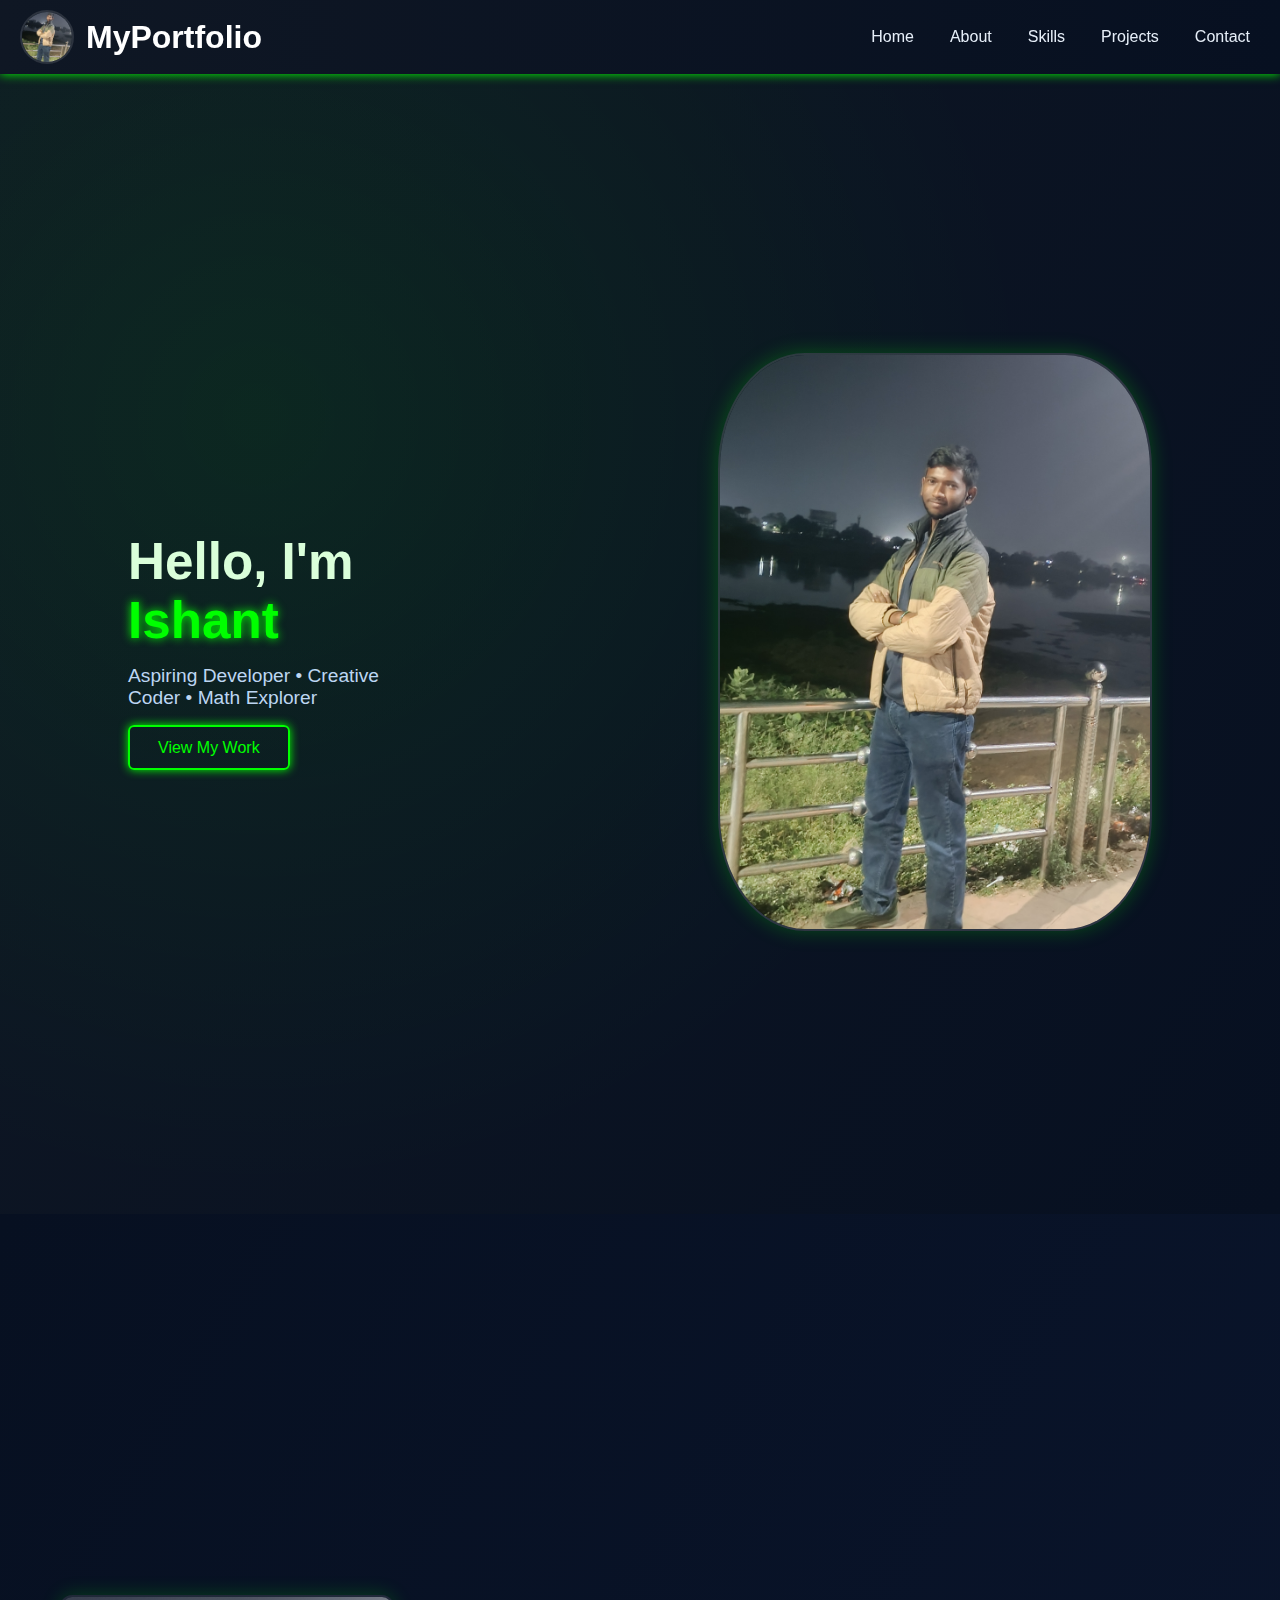
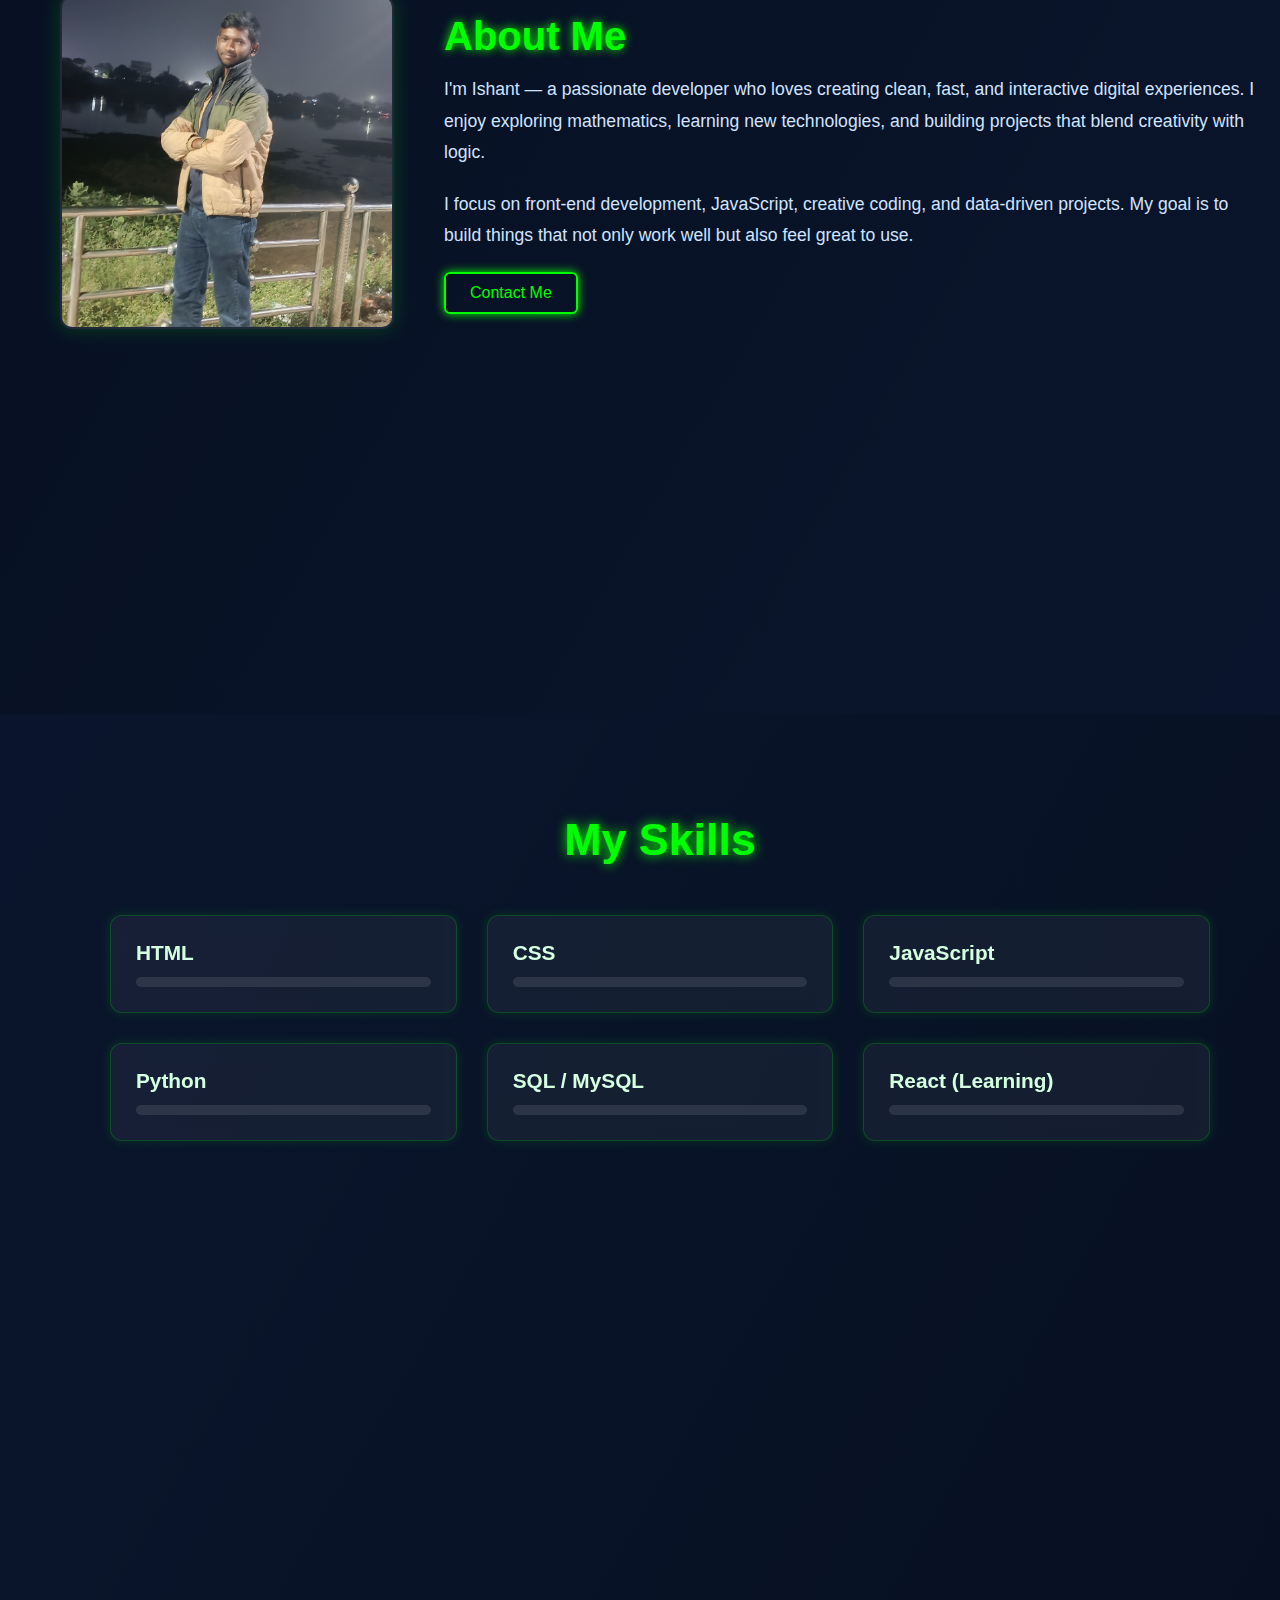
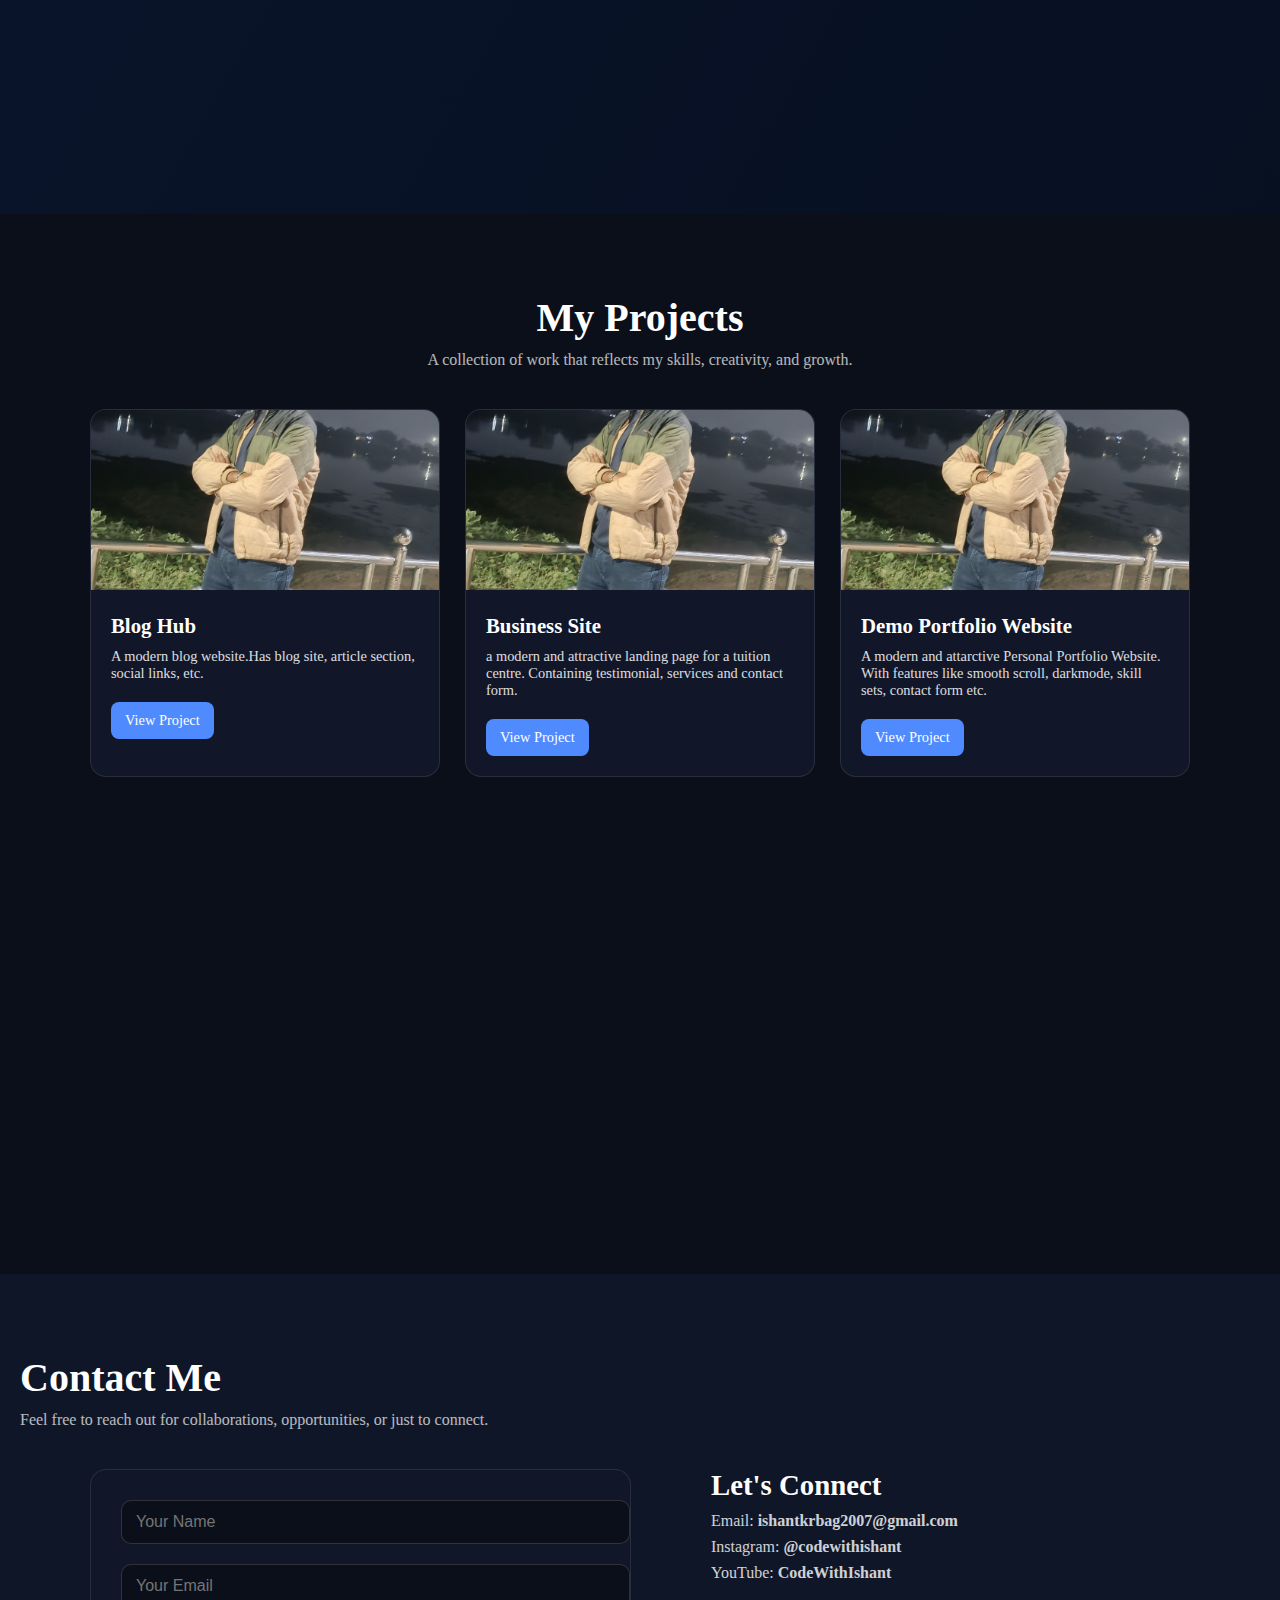
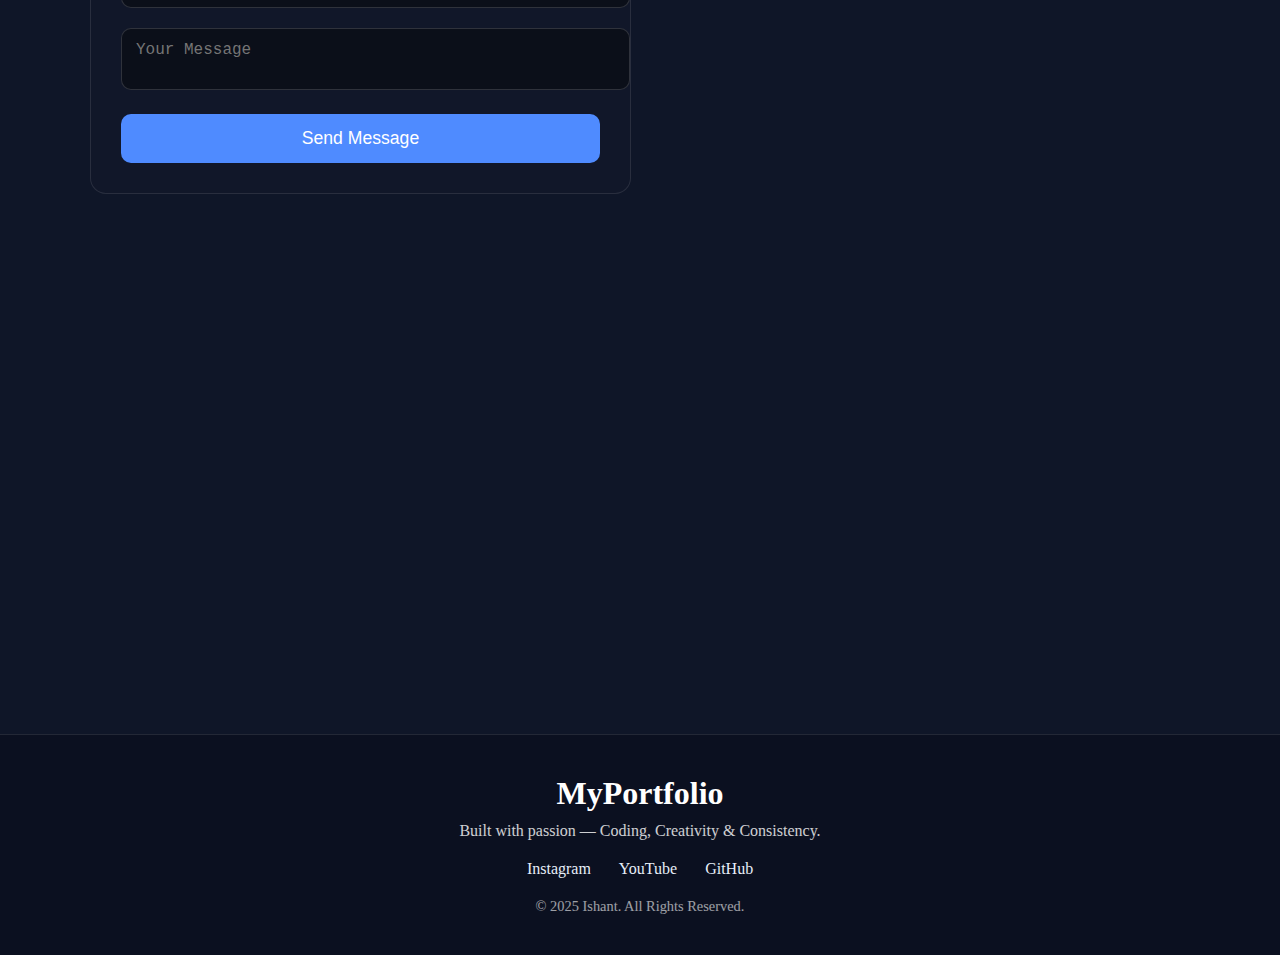
<file: index.html>
<!DOCTYPE html>
<html lang="en">

<head>
    <meta charset="UTF-8">
    <meta name="viewport" content="width=device-width, initial-scale=1.0">
    <title>Ishant Kr Bag — Portfolio</title>
    <meta name="description"
        content="Ishant Kr Bag — front-end developer portfolio. Projects, skills and contact information.">
    <link rel="icon" href="favicon.ico">
    <link rel="stylesheet" href="styles.css">
</head>

<body>
    <nav>
        <div class="leftsection">
            <img src="mypicframed.jpg" alt="Portrait of Ishant Kr Bag" class="mypicframed" loading="lazy" width="50"
                height="50">
            <h2>MyPortfolio</h2>
        </div>

        <!-- hamburger for small screens -->
        <button class="hamburger" aria-label="Toggle navigation" aria-expanded="false" aria-controls="main-nav">
            <span class="bar"></span>
            <span class="bar"></span>
            <span class="bar"></span>
        </button>

        <div class="rightsection" id="main-nav">
            <a href="#home">Home</a>
            <a href="#about">About</a>
            <a href="#skills">Skills</a>
            <a href="#projects">Projects</a>
            <a href="#contact">Contact</a>
        </div>
    </nav>

    <section id="home" class="hero">
        <div class="hero-content">
            <h1>Hello, I'm <span>Ishant</span></h1>
            <p>Aspiring Developer • Creative Coder • Math Explorer</p>
            <a href="#projects" class="hero-btn">View My Work</a>
        </div>

        <div class="hero-image">
            <img src="mypic.jpg" alt="Portrait of Ishant Kr Bag" loading="lazy" width="430" height="330">
        </div>
    </section>
    <section id="about" class="about">
        <div class="about-container">
            <div class="about-left">
                <img src="mypic.jpg" alt="Portrait of Ishant Kr Bag" loading="lazy" width="330" height="330">
            </div>

            <div class="about-right">
                <h2>About Me</h2>
                <p>
                    I'm Ishant — a passionate developer who loves creating clean, fast,
                    and interactive digital experiences. I enjoy exploring mathematics,
                    learning new technologies, and building projects that blend creativity
                    with logic.
                </p>

                <p>
                    I focus on front-end development, JavaScript, creative coding,
                    and data-driven projects. My goal is to build things that not only
                    work well but also feel great to use.
                </p>

                <a href="#contact" class="about-btn">Contact Me</a>
            </div>
        </div>
    </section>
    <section id="skills" class="skills">
        <h2 class="skills-title">My Skills</h2>

        <div class="skills-container">

            <div class="skill-card">
                <h3>HTML</h3>
                <div class="bar"><span></span></div>
            </div>

            <div class="skill-card">
                <h3>CSS</h3>
                <div class="bar"><span></span></div>
            </div>

            <div class="skill-card">
                <h3>JavaScript</h3>
                <div class="bar"><span></span></div>
            </div>

            <div class="skill-card">
                <h3>Python</h3>
                <div class="bar"><span></span></div>
            </div>

            <div class="skill-card">
                <h3>SQL / MySQL</h3>
                <div class="bar"><span></span></div>
            </div>

            <div class="skill-card">
                <h3>React (Learning)</h3>
                <div class="bar"><span></span></div>
            </div>

        </div>
    </section>
    <section class="projects" id="projects">
        <h2 class="section-title">My Projects</h2>
        <p class="section-subtitle">A collection of work that reflects my skills, creativity, and growth.</p>

        <div class="projects-container">

            <div class="project-card">
                <img src="mypicframed.jpg" alt="Project 1 screenshot (placeholder)" loading="lazy">
                <div class="project-content">
                    <h3>Blog Hub</h3>
                    <p>A modern blog website.Has blog site, article section, social links, etc.</p>
                    <a href="blogHub/index.html" class="project-btn" target="_blank">View Project</a>
                </div>
            </div>

            <div class="project-card">
                <img src="mypicframed.jpg" alt="Project 2 screenshot (placeholder)" loading="lazy">
                <div class="project-content">
                    <h3>Business Site</h3>
                    <p>a modern and attractive landing page for a tuition centre. Containing testimonial, services and
                        contact form.</p>
                    <a href="businessSite/index.html" class="project-btn" target="_blank">View Project</a>
                </div>
            </div>

            <div class="project-card">
                <img src="mypicframed.jpg" alt="Project 3 screenshot (placeholder)" loading="lazy">
                <div class="project-content">
                    <h3>Demo Portfolio Website</h3>
                    <p>A modern and attarctive Personal Portfolio Website. With features like smooth scroll, darkmode,
                        skill sets, contact form etc. </p>
                    <a href="blogHub/portfolioDemo/index.html" class="project-btn" target="_blank">View Project</a>
                </div>
            </div>

        </div>
    </section>
    <section class="contact" id="contact">
        <h2 class="section-title">Contact Me</h2>
        <p class="section-subtitle">Feel free to reach out for collaborations, opportunities, or just to connect.</p>

        <div class="contact-container">

            <form class="contact-form" action="https://api.web3forms.com/submit" method="POST">

                <!-- REQUIRED: Replace with your Access Key -->
                <input type="hidden" name="access_key" value="bdeca55b-7589-4c79-ac2c-895adf6bee05">

                <div class="input-group">
                    <label for="contact-name" class="sr-only">Your name</label>
                    <input id="contact-name" type="text" name="name" placeholder="Your Name" required>
                </div>

                <div class="input-group">
                    <label for="contact-email" class="sr-only">Your email</label>
                    <input id="contact-email" type="email" name="email" placeholder="Your Email" required>
                </div>

                <div class="input-group">
                    <label for="contact-message" class="sr-only">Your message</label>
                    <textarea id="contact-message" name="message" placeholder="Your Message" required></textarea>
                </div>

                <button type="submit" class="contact-btn">Send Message</button>
            </form>

            <!-- SUCCESS / ERROR MESSAGE HANDLER -->
            <div id="form-status" class="form-status"></div>

            <div class="contact-info">
                <h3>Let's Connect</h3>
                <p>Email: <span>ishantkrbag2007@gmail.com</span></p>
                <p>Instagram: <span>@codewithishant</span></p>
                <p>YouTube: <span>CodeWithIshant</span></p>
            </div>

        </div>
    </section>








    <footer class="footer">
        <div class="footer-container">

            <h2 class="footer-logo">MyPortfolio</h2>

            <p class="footer-tagline">
                Built with passion — Coding, Creativity & Consistency.
            </p>

            <div class="footer-socials">
                <a href="https://instagram.com/codewithishant" target="_blank" rel="noopener noreferrer">Instagram</a>
                <a href="https://youtube.com/@CodeWithIshant" target="_blank" rel="noopener noreferrer">YouTube</a>
                <a href="https://github.com" target="_blank" rel="noopener noreferrer">GitHub</a>
            </div>

            <p class="footer-copy">
                © 2025 Ishant. All Rights Reserved.
            </p>

        </div>
    </footer>

    <script src="script.js"></script>
</body>

</html>
</file>
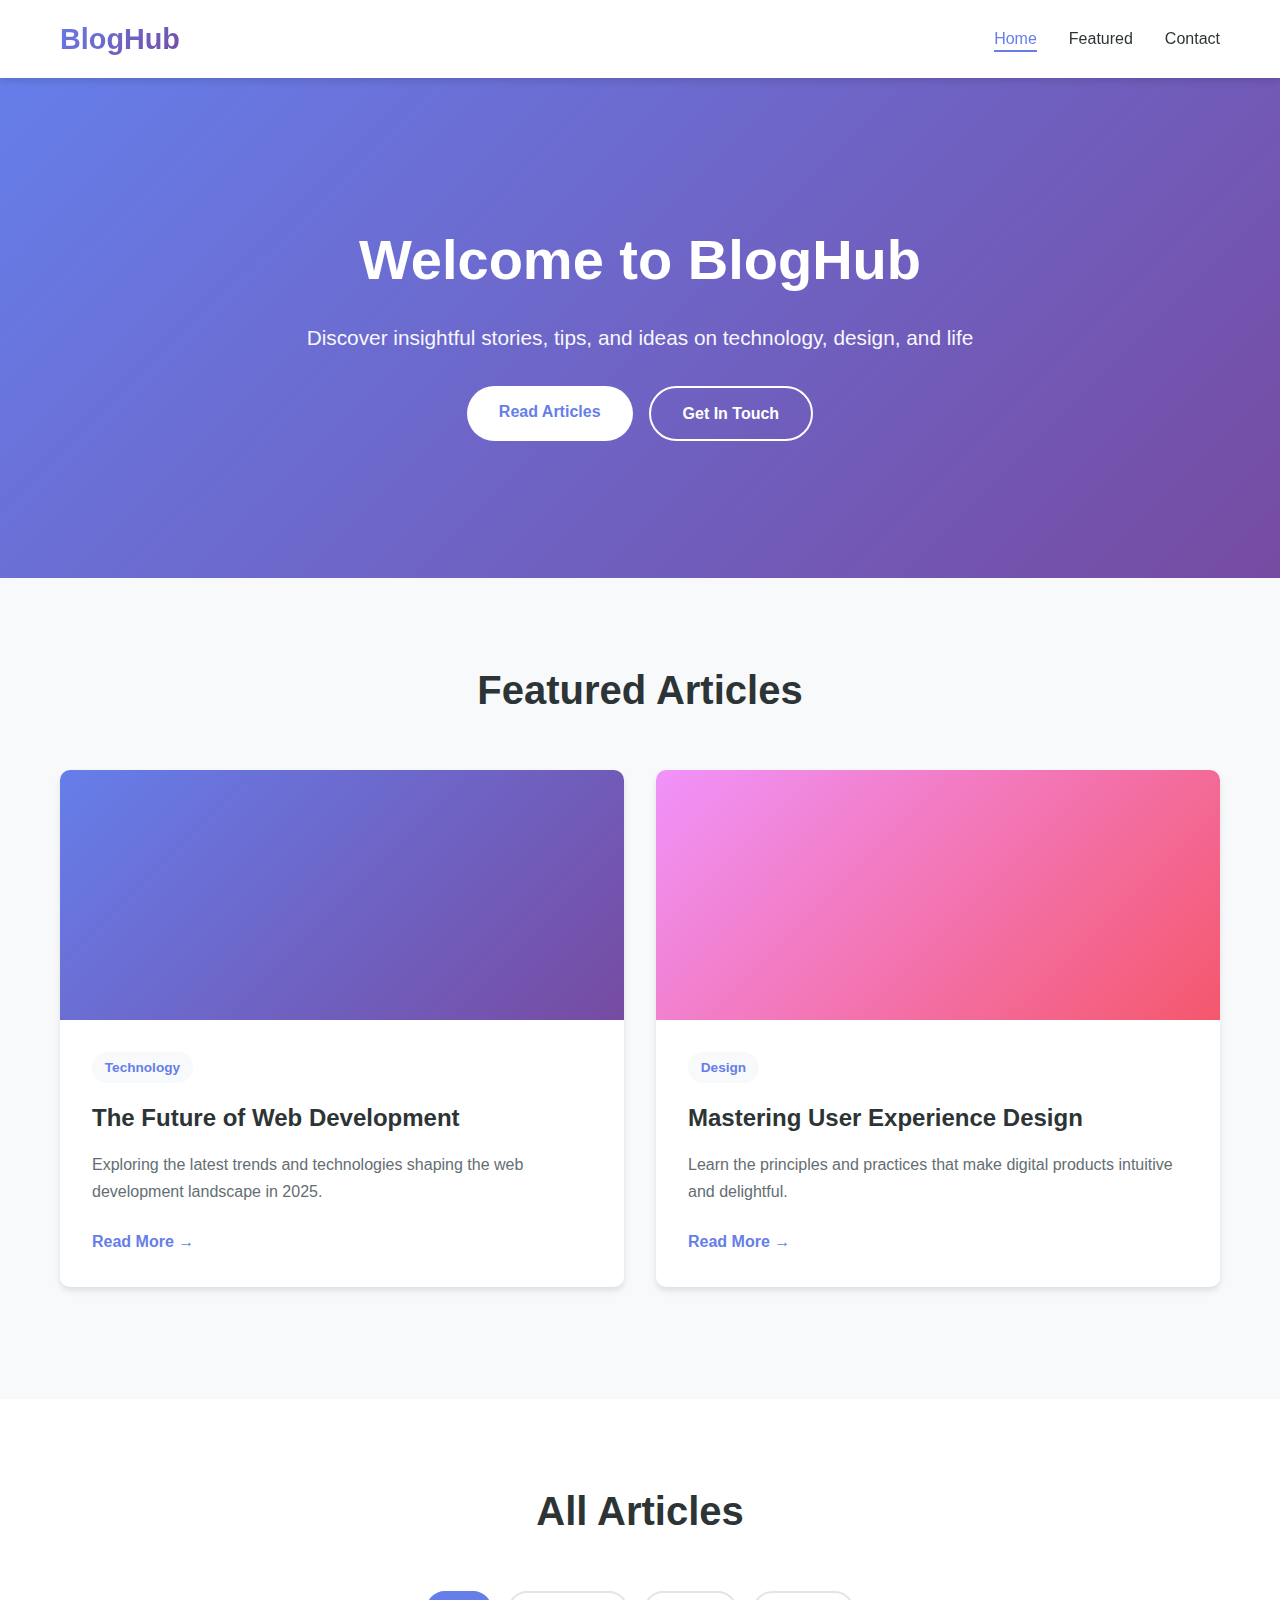
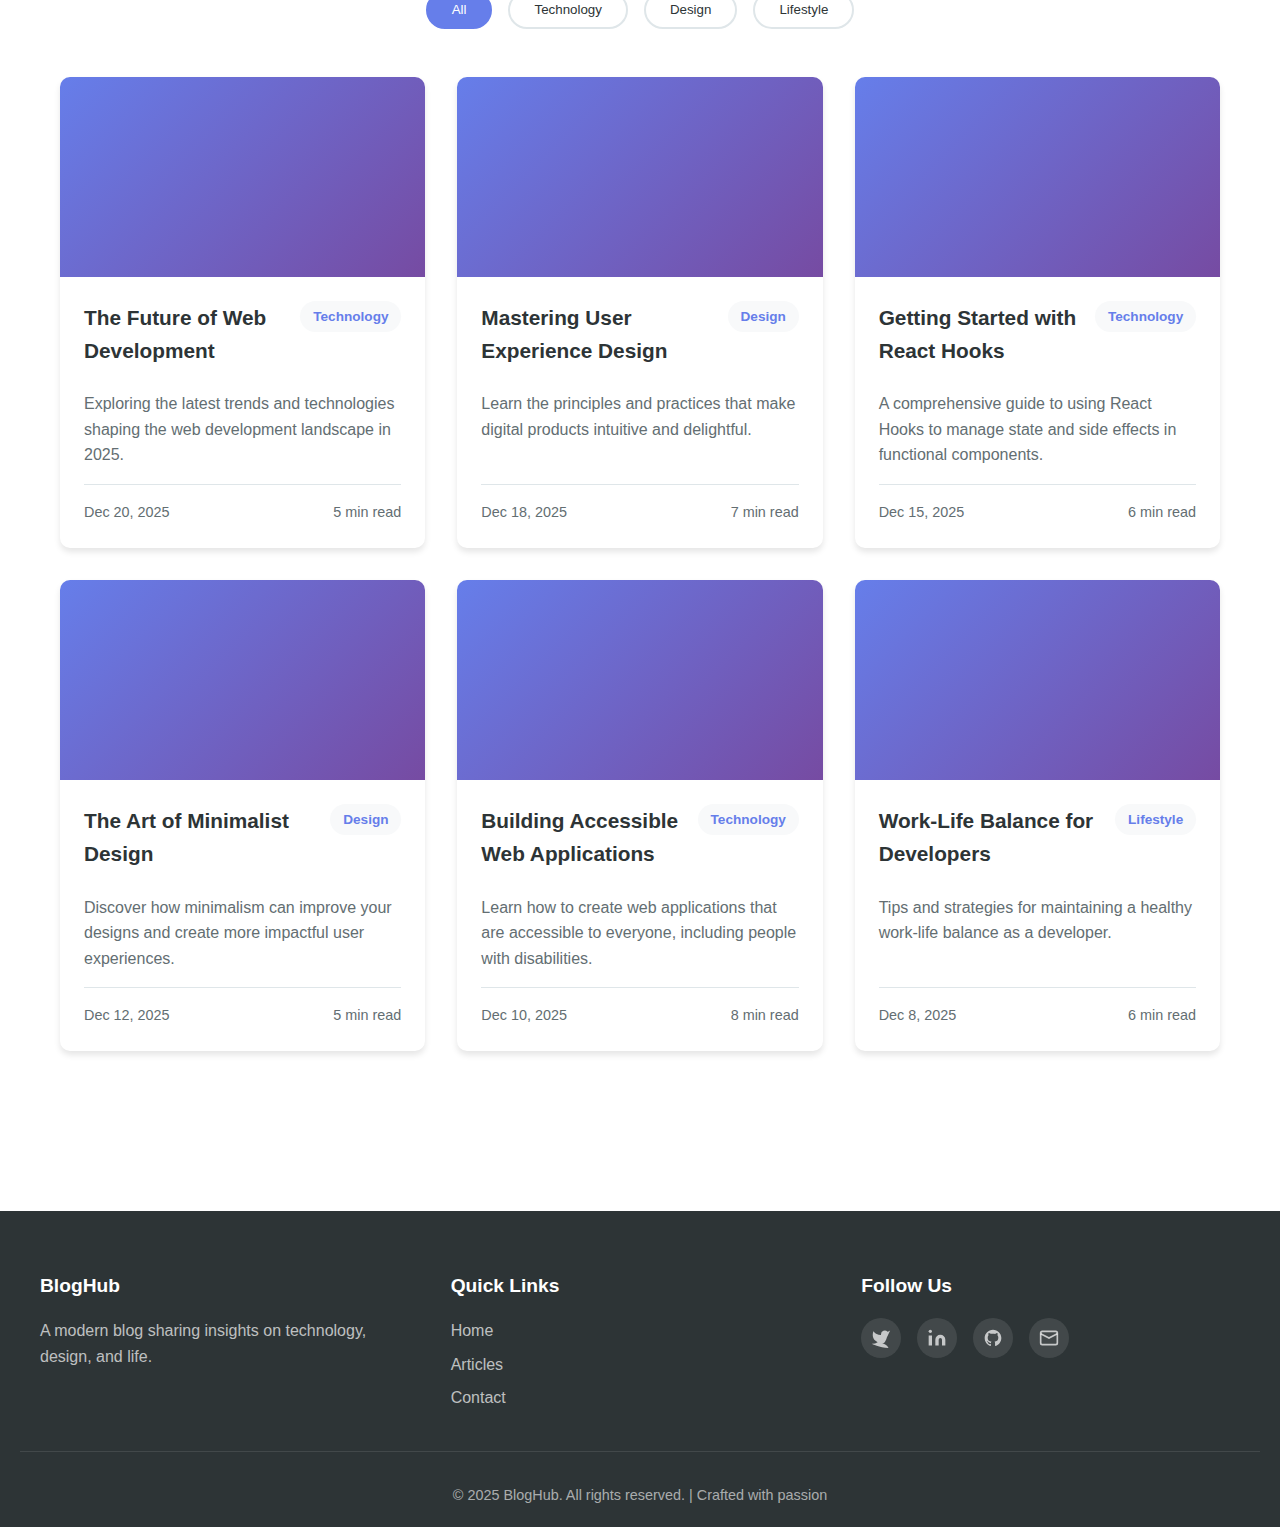
<file: blogHub/index.html>
<!DOCTYPE html>
<html lang="en">

<head>
    <meta charset="UTF-8">
    <meta name="viewport" content="width=device-width, initial-scale=1.0">
    <title>Modern Blog - Insights & Stories</title>
    <link rel="stylesheet" href="styles.css">
</head>

<body>
    <header>
        <nav class="navbar">
            <div class="nav-container">
                <a href="index.html" class="logo">BlogHub</a>
                <ul class="nav-menu">
                    <li><a href="index.html" class="nav-link active">Home</a></li>
                    <li><a href="#featured" class="nav-link">Featured</a></li>
                    <li><a href="contact.html" class="nav-link">Contact</a></li>
                </ul>
                <div class="hamburger">
                    <span></span>
                    <span></span>
                    <span></span>
                </div>
            </div>
        </nav>
    </header>

    <main>
        <!-- Hero Section -->
        <section class="hero">
            <div class="hero-content">
                <h1>Welcome to BlogHub</h1>
                <p>Discover insightful stories, tips, and ideas on technology, design, and life</p>
                <div class="hero-buttons">
                    <a href="#blog-listing" class="btn btn-primary">Read Articles</a>
                    <a href="contact.html" class="btn btn-secondary">Get In Touch</a>
                </div>
            </div>
        </section>

        <!-- Featured Articles -->
        <section id="featured" class="featured-section">
            <div class="container">
                <h2 class="section-title">Featured Articles</h2>
                <div class="featured-grid">
                    <article class="featured-card">
                        <div class="featured-image"></div>
                        <div class="featured-content">
                            <span class="category">Technology</span>
                            <h3>The Future of Web Development</h3>
                            <p>Exploring the latest trends and technologies shaping the web development landscape in
                                2025.</p>
                            <a href="article.html?id=1" class="read-more">Read More →</a>
                        </div>
                    </article>
                    <article class="featured-card">
                        <div class="featured-image"></div>
                        <div class="featured-content">
                            <span class="category">Design</span>
                            <h3>Mastering User Experience Design</h3>
                            <p>Learn the principles and practices that make digital products intuitive and delightful.
                            </p>
                            <a href="article.html?id=2" class="read-more">Read More →</a>
                        </div>
                    </article>
                </div>
            </div>
        </section>

        <!-- Blog Listing -->
        <section id="blog-listing" class="blog-section">
            <div class="container">
                <h2 class="section-title">All Articles</h2>

                <div class="filter-tags">
                    <button class="tag-btn active" data-filter="all">All</button>
                    <button class="tag-btn" data-filter="Technology">Technology</button>
                    <button class="tag-btn" data-filter="Design">Design</button>
                    <button class="tag-btn" data-filter="Lifestyle">Lifestyle</button>
                </div>

                <div class="blog-grid" id="blog-grid">
                    <!-- Articles will be loaded here -->
                </div>
            </div>
        </section>
    </main>

    <footer>
        <div class="footer-content">
            <div class="footer-section">
                <h4>BlogHub</h4>
                <p>A modern blog sharing insights on technology, design, and life.</p>
            </div>
            <div class="footer-section">
                <h4>Quick Links</h4>
                <ul>
                    <li><a href="index.html">Home</a></li>
                    <li><a href="#blog-listing">Articles</a></li>
                    <li><a href="contact.html">Contact</a></li>
                </ul>
            </div>
            <div class="footer-section">
                <h4>Follow Us</h4>
                <div class="social-links">
                    <a href="#" class="social-icon" title="Twitter">
                        <svg width="24" height="24" viewBox="0 0 24 24" fill="currentColor">
                            <path
                                d="M23 3a10.9 10.9 0 01-3.14 1.53 4.48 4.48 0 00-7.86 3v1A10.66 10.66 0 013 4s-4 9 5 13a11.64 11.64 0 01-7 2s9 5 20 5a9.5 9.5 0 00-9-5.5c4.75 2.25 7-7 7-7" />
                        </svg>
                    </a>
                    <a href="#" class="social-icon" title="LinkedIn">
                        <svg width="24" height="24" viewBox="0 0 24 24" fill="currentColor">
                            <path
                                d="M16 8a6 6 0 016 6v7h-4v-7a2 2 0 00-2-2 2 2 0 00-2 2v7h-4v-7a6 6 0 016-6zM2 9h4v12H2z" />
                            <circle cx="4" cy="4" r="2" />
                        </svg>
                    </a>
                    <a href="#" class="social-icon" title="GitHub">
                        <svg width="24" height="24" viewBox="0 0 24 24" fill="currentColor">
                            <path
                                d="M12 2C6.477 2 2 6.477 2 12c0 4.42 2.865 8.17 6.839 9.49.5.092.682-.217.682-.482 0-.237-.008-.868-.013-1.703-2.782.603-3.369-1.34-3.369-1.34-.454-1.156-1.11-1.463-1.11-1.463-.908-.62.069-.608.069-.608 1.003.07 1.531 1.03 1.531 1.03.892 1.529 2.341 1.547 2.914 1.18.092-.916.35-1.546.636-1.903-2.22-.253-4.555-1.11-4.555-4.943 0-1.091.39-1.984 1.029-2.683-.103-.253-.446-1.27.098-2.647 0 0 .84-.269 2.75 1.025A9.578 9.578 0 0112 6.836c.85.004 1.705.114 2.504.336 1.909-1.294 2.747-1.025 2.747-1.025.546 1.377.203 2.394.1 2.647.64.699 1.028 1.592 1.028 2.683 0 3.842-2.339 4.687-4.566 4.935.359.309.678.919.678 1.852 0 1.336-.012 2.415-.012 2.743 0 .267.18.578.688.48C19.137 20.167 22 16.418 22 12c0-5.523-4.477-10-10-10z" />
                        </svg>
                    </a>
                    <a href="#" class="social-icon" title="Email">
                        <svg width="24" height="24" viewBox="0 0 24 24" fill="none" stroke="currentColor"
                            stroke-width="2">
                            <rect x="2" y="4" width="20" height="16" rx="2" />
                            <path d="m22 7-10 5L2 7" />
                        </svg>
                    </a>
                </div>
            </div>
        </div>
        <div class="footer-bottom">
            <p>&copy; 2025 BlogHub. All rights reserved. | Crafted with passion</p>
        </div>
    </footer>

    <script src="script.js"></script>
</body>

</html>
</file>
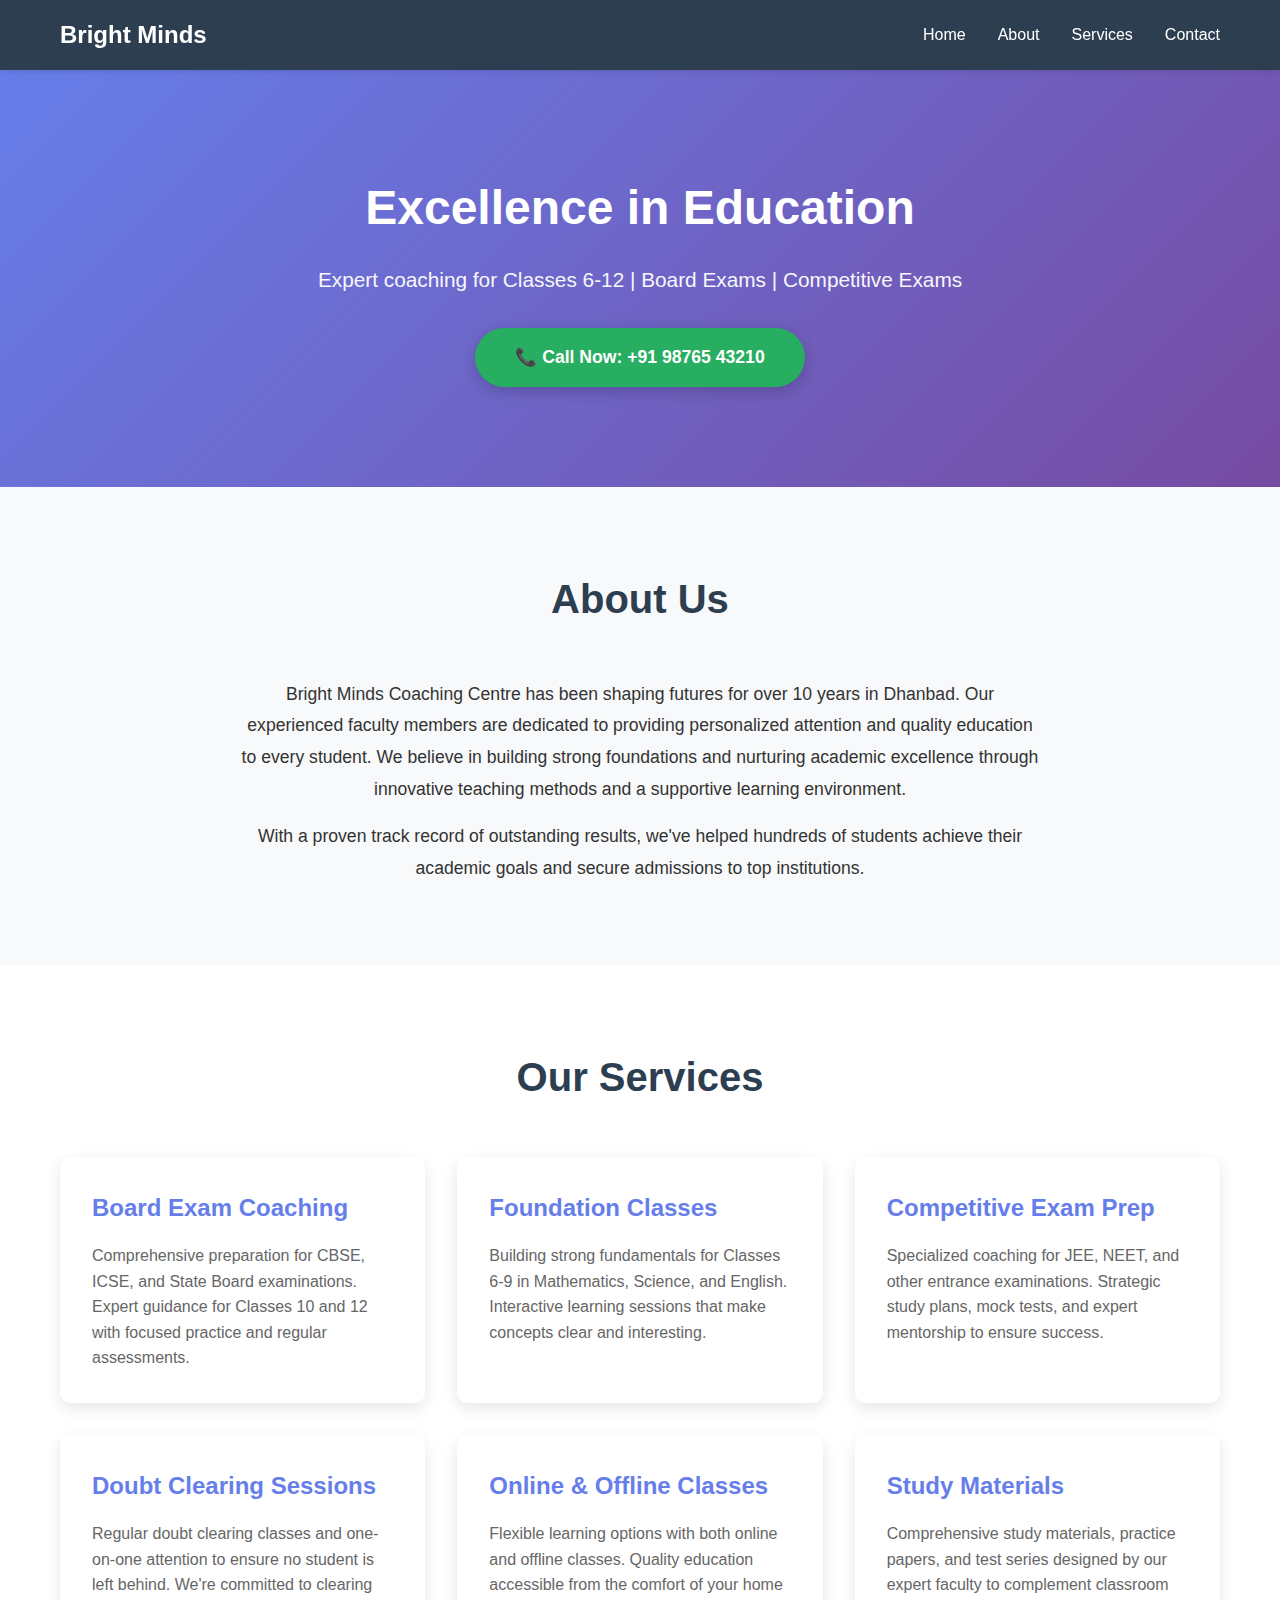
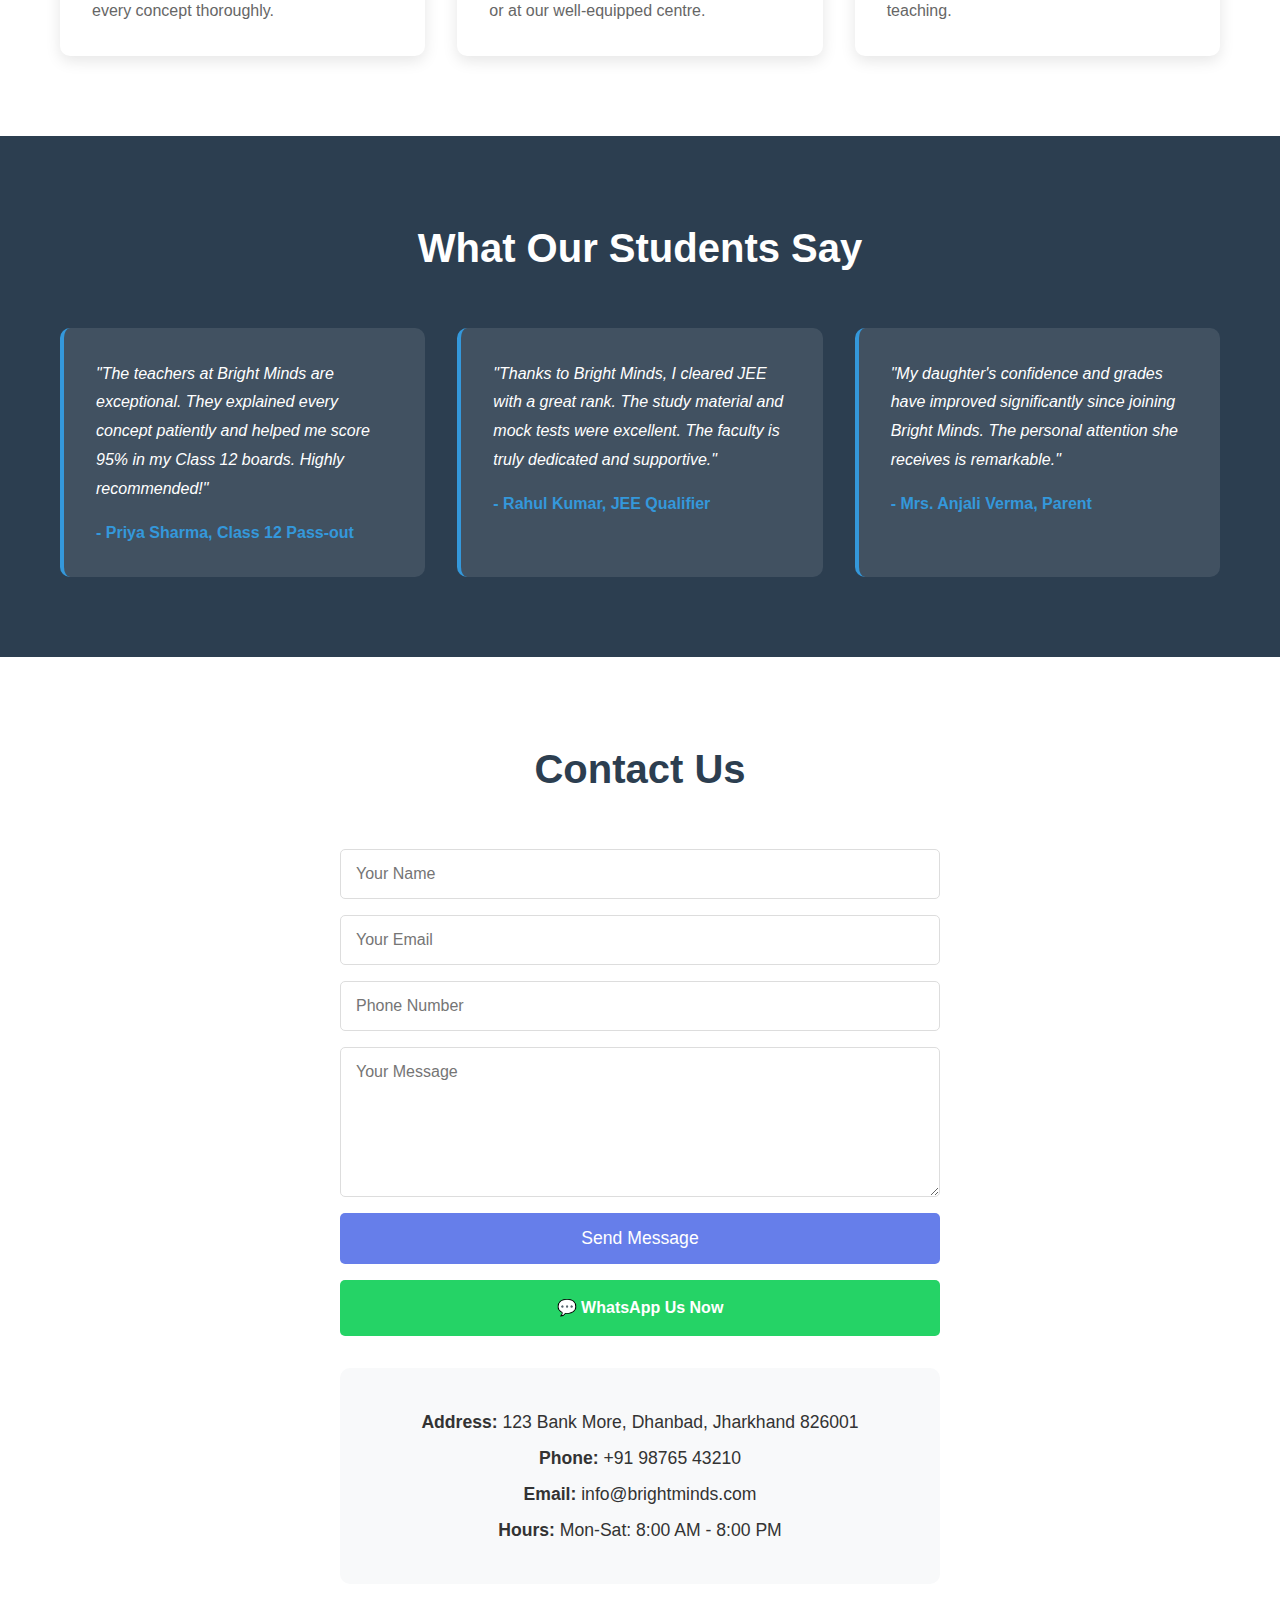
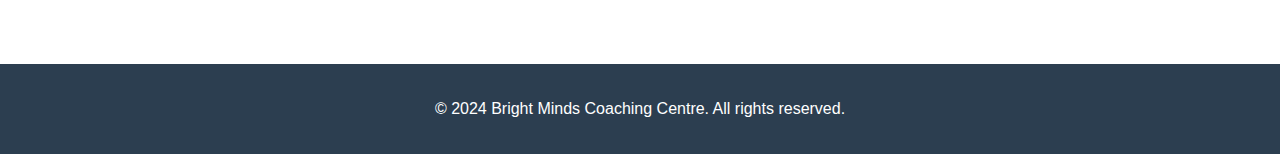
<file: businessSite/index.html>
<!DOCTYPE html>
<html lang="en">

<head>
    <meta charset="UTF-8">
    <meta name="viewport" content="width=device-width, initial-scale=1.0">
    <title>Bright Minds Coaching Centre - Expert Tutoring in Dhanbad</title>
    <style>
        * {
            margin: 0;
            padding: 0;
            box-sizing: border-box;
        }

        body {
            font-family: 'Segoe UI', Tahoma, Geneva, Verdana, sans-serif;
            line-height: 1.6;
            color: #333;
        }

        nav {
            background: #2c3e50;
            padding: 1rem 0;
            position: sticky;
            top: 0;
            z-index: 100;
            box-shadow: 0 2px 5px rgba(0, 0, 0, 0.1);
        }

        nav .container {
            max-width: 1200px;
            margin: 0 auto;
            padding: 0 20px;
            display: flex;
            justify-content: space-between;
            align-items: center;
        }

        nav .logo {
            color: #fff;
            font-size: 1.5rem;
            font-weight: bold;
        }

        nav ul {
            display: flex;
            list-style: none;
            gap: 2rem;
        }

        nav a {
            color: #fff;
            text-decoration: none;
            transition: color 0.3s;
        }

        nav a:hover {
            color: #3498db;
        }

        .hero {
            background: linear-gradient(135deg, #667eea 0%, #764ba2 100%);
            color: white;
            padding: 100px 20px;
            text-align: center;
        }

        .hero h1 {
            font-size: 3rem;
            margin-bottom: 1rem;
        }

        .hero p {
            font-size: 1.3rem;
            margin-bottom: 2rem;
            opacity: 0.95;
        }

        .cta-button {
            display: inline-block;
            background: #27ae60;
            color: white;
            padding: 15px 40px;
            text-decoration: none;
            border-radius: 50px;
            font-size: 1.1rem;
            font-weight: bold;
            transition: transform 0.3s, box-shadow 0.3s;
            box-shadow: 0 4px 15px rgba(0, 0, 0, 0.2);
        }

        .cta-button:hover {
            transform: translateY(-2px);
            box-shadow: 0 6px 20px rgba(0, 0, 0, 0.3);
        }

        .container {
            max-width: 1200px;
            margin: 0 auto;
            padding: 0 20px;
        }

        section {
            padding: 80px 20px;
        }

        h2 {
            text-align: center;
            font-size: 2.5rem;
            margin-bottom: 3rem;
            color: #2c3e50;
        }

        .about-content {
            max-width: 800px;
            margin: 0 auto;
            text-align: center;
            font-size: 1.1rem;
            line-height: 1.8;
        }

        .services-grid {
            display: grid;
            grid-template-columns: repeat(auto-fit, minmax(300px, 1fr));
            gap: 2rem;
            margin-top: 2rem;
        }

        .service-card {
            background: white;
            padding: 2rem;
            border-radius: 10px;
            box-shadow: 0 5px 15px rgba(0, 0, 0, 0.1);
            transition: transform 0.3s;
        }

        .service-card:hover {
            transform: translateY(-5px);
            box-shadow: 0 8px 25px rgba(0, 0, 0, 0.15);
        }

        .service-card h3 {
            color: #667eea;
            margin-bottom: 1rem;
            font-size: 1.5rem;
        }

        .service-card p {
            color: #666;
            line-height: 1.6;
        }

        #about {
            background: #f8f9fa;
        }

        .testimonials {
            background: #2c3e50;
            color: white;
        }

        .testimonials h2 {
            color: white;
        }

        .testimonials-grid {
            display: grid;
            grid-template-columns: repeat(auto-fit, minmax(300px, 1fr));
            gap: 2rem;
        }

        .testimonial-card {
            background: rgba(255, 255, 255, 0.1);
            padding: 2rem;
            border-radius: 10px;
            border-left: 4px solid #3498db;
        }

        .testimonial-card p {
            font-style: italic;
            margin-bottom: 1rem;
            line-height: 1.8;
        }

        .testimonial-author {
            font-weight: bold;
            color: #3498db;
        }

        .contact-content {
            max-width: 600px;
            margin: 0 auto;
        }

        .contact-form {
            display: flex;
            flex-direction: column;
            gap: 1rem;
        }

        .contact-form input,
        .contact-form textarea {
            padding: 15px;
            border: 1px solid #ddd;
            border-radius: 5px;
            font-size: 1rem;
            font-family: inherit;
        }

        .contact-form textarea {
            min-height: 150px;
            resize: vertical;
        }

        .contact-form button {
            background: #667eea;
            color: white;
            padding: 15px;
            border: none;
            border-radius: 5px;
            font-size: 1.1rem;
            cursor: pointer;
            transition: background 0.3s;
        }

        .contact-form button:hover {
            background: #5568d3;
        }

        .whatsapp-button {
            display: block;
            background: #25D366;
            color: white;
            text-align: center;
            padding: 15px;
            text-decoration: none;
            border-radius: 5px;
            margin-top: 1rem;
            font-weight: bold;
            transition: background 0.3s;
        }

        .whatsapp-button:hover {
            background: #20BA5A;
        }

        .contact-info {
            text-align: center;
            margin-top: 2rem;
            padding: 2rem;
            background: #f8f9fa;
            border-radius: 10px;
        }

        .contact-info p {
            margin: 0.5rem 0;
            font-size: 1.1rem;
        }

        footer {
            background: #2c3e50;
            color: white;
            text-align: center;
            padding: 2rem;
        }

        @media (max-width: 768px) {
            .hero h1 {
                font-size: 2rem;
            }

            nav ul {
                gap: 1rem;
                font-size: 0.9rem;
            }

            h2 {
                font-size: 2rem;
            }
        }
    </style>
</head>

<body>
    <nav>
        <div class="container">
            <div class="logo">Bright Minds</div>
            <ul>
                <li><a href="#home">Home</a></li>
                <li><a href="#about">About</a></li>
                <li><a href="#services">Services</a></li>
                <li><a href="#contact">Contact</a></li>
            </ul>
        </div>
    </nav>

    <section id="home" class="hero">
        <div class="container">
            <h1>Excellence in Education</h1>
            <p>Expert coaching for Classes 6-12 | Board Exams | Competitive Exams</p>
            <a href="tel:+919876543210" class="cta-button">📞 Call Now: +91 98765 43210</a>
        </div>
    </section>

    <section id="about">
        <div class="container">
            <h2>About Us</h2>
            <div class="about-content">
                <p>Bright Minds Coaching Centre has been shaping futures for over 10 years in Dhanbad. Our experienced
                    faculty members are dedicated to providing personalized attention and quality education to every
                    student. We believe in building strong foundations and nurturing academic excellence through
                    innovative teaching methods and a supportive learning environment.</p>
                <p style="margin-top: 1rem;">With a proven track record of outstanding results, we've helped hundreds of
                    students achieve their academic goals and secure admissions to top institutions.</p>
            </div>
        </div>
    </section>

    <section id="services">
        <div class="container">
            <h2>Our Services</h2>
            <div class="services-grid">
                <div class="service-card">
                    <h3>Board Exam Coaching</h3>
                    <p>Comprehensive preparation for CBSE, ICSE, and State Board examinations. Expert guidance for
                        Classes 10 and 12 with focused practice and regular assessments.</p>
                </div>
                <div class="service-card">
                    <h3>Foundation Classes</h3>
                    <p>Building strong fundamentals for Classes 6-9 in Mathematics, Science, and English. Interactive
                        learning sessions that make concepts clear and interesting.</p>
                </div>
                <div class="service-card">
                    <h3>Competitive Exam Prep</h3>
                    <p>Specialized coaching for JEE, NEET, and other entrance examinations. Strategic study plans, mock
                        tests, and expert mentorship to ensure success.</p>
                </div>
                <div class="service-card">
                    <h3>Doubt Clearing Sessions</h3>
                    <p>Regular doubt clearing classes and one-on-one attention to ensure no student is left behind.
                        We're committed to clearing every concept thoroughly.</p>
                </div>
                <div class="service-card">
                    <h3>Online & Offline Classes</h3>
                    <p>Flexible learning options with both online and offline classes. Quality education accessible from
                        the comfort of your home or at our well-equipped centre.</p>
                </div>
                <div class="service-card">
                    <h3>Study Materials</h3>
                    <p>Comprehensive study materials, practice papers, and test series designed by our expert faculty to
                        complement classroom teaching.</p>
                </div>
            </div>
        </div>
    </section>

    <section class="testimonials">
        <div class="container">
            <h2>What Our Students Say</h2>
            <div class="testimonials-grid">
                <div class="testimonial-card">
                    <p>"The teachers at Bright Minds are exceptional. They explained every concept patiently and helped
                        me score 95% in my Class 12 boards. Highly recommended!"</p>
                    <div class="testimonial-author">- Priya Sharma, Class 12 Pass-out</div>
                </div>
                <div class="testimonial-card">
                    <p>"Thanks to Bright Minds, I cleared JEE with a great rank. The study material and mock tests were
                        excellent. The faculty is truly dedicated and supportive."</p>
                    <div class="testimonial-author">- Rahul Kumar, JEE Qualifier</div>
                </div>
                <div class="testimonial-card">
                    <p>"My daughter's confidence and grades have improved significantly since joining Bright Minds. The
                        personal attention she receives is remarkable."</p>
                    <div class="testimonial-author">- Mrs. Anjali Verma, Parent</div>
                </div>
            </div>
        </div>
    </section>

    <section id="contact">
        <div class="container">
            <h2>Contact Us</h2>
            <div class="contact-content">
                <form class="contact-form" onsubmit="handleSubmit(event)">
                    <input type="text" placeholder="Your Name" required>
                    <input type="email" placeholder="Your Email" required>
                    <input type="tel" placeholder="Phone Number" required>
                    <textarea placeholder="Your Message" required></textarea>
                    <button type="submit">Send Message</button>
                </form>
                <a href="/" class="whatsapp-button" target="_blank">
                    💬 WhatsApp Us Now
                </a>
                <div class="contact-info">
                    <p><strong>Address:</strong> 123 Bank More, Dhanbad, Jharkhand 826001</p>
                    <p><strong>Phone:</strong> +91 98765 43210</p>
                    <p><strong>Email:</strong> info@brightminds.com</p>
                    <p><strong>Hours:</strong> Mon-Sat: 8:00 AM - 8:00 PM</p>
                </div>
            </div>
        </div>
    </section>

    <footer>
        <p>&copy; 2024 Bright Minds Coaching Centre. All rights reserved.</p>
    </footer>

    <script>
        function handleSubmit(e) {
            e.preventDefault();
            alert('Thank you for your message! We will get back to you soon.');
            e.target.reset();
        }

        document.querySelectorAll('nav a').forEach(anchor => {
            anchor.addEventListener('click', function (e) {
                e.preventDefault();
                const target = document.querySelector(this.getAttribute('href'));
                target.scrollIntoView({ behavior: 'smooth', block: 'start' });
            });
        });
    </script>
</body>

</html>
</file>
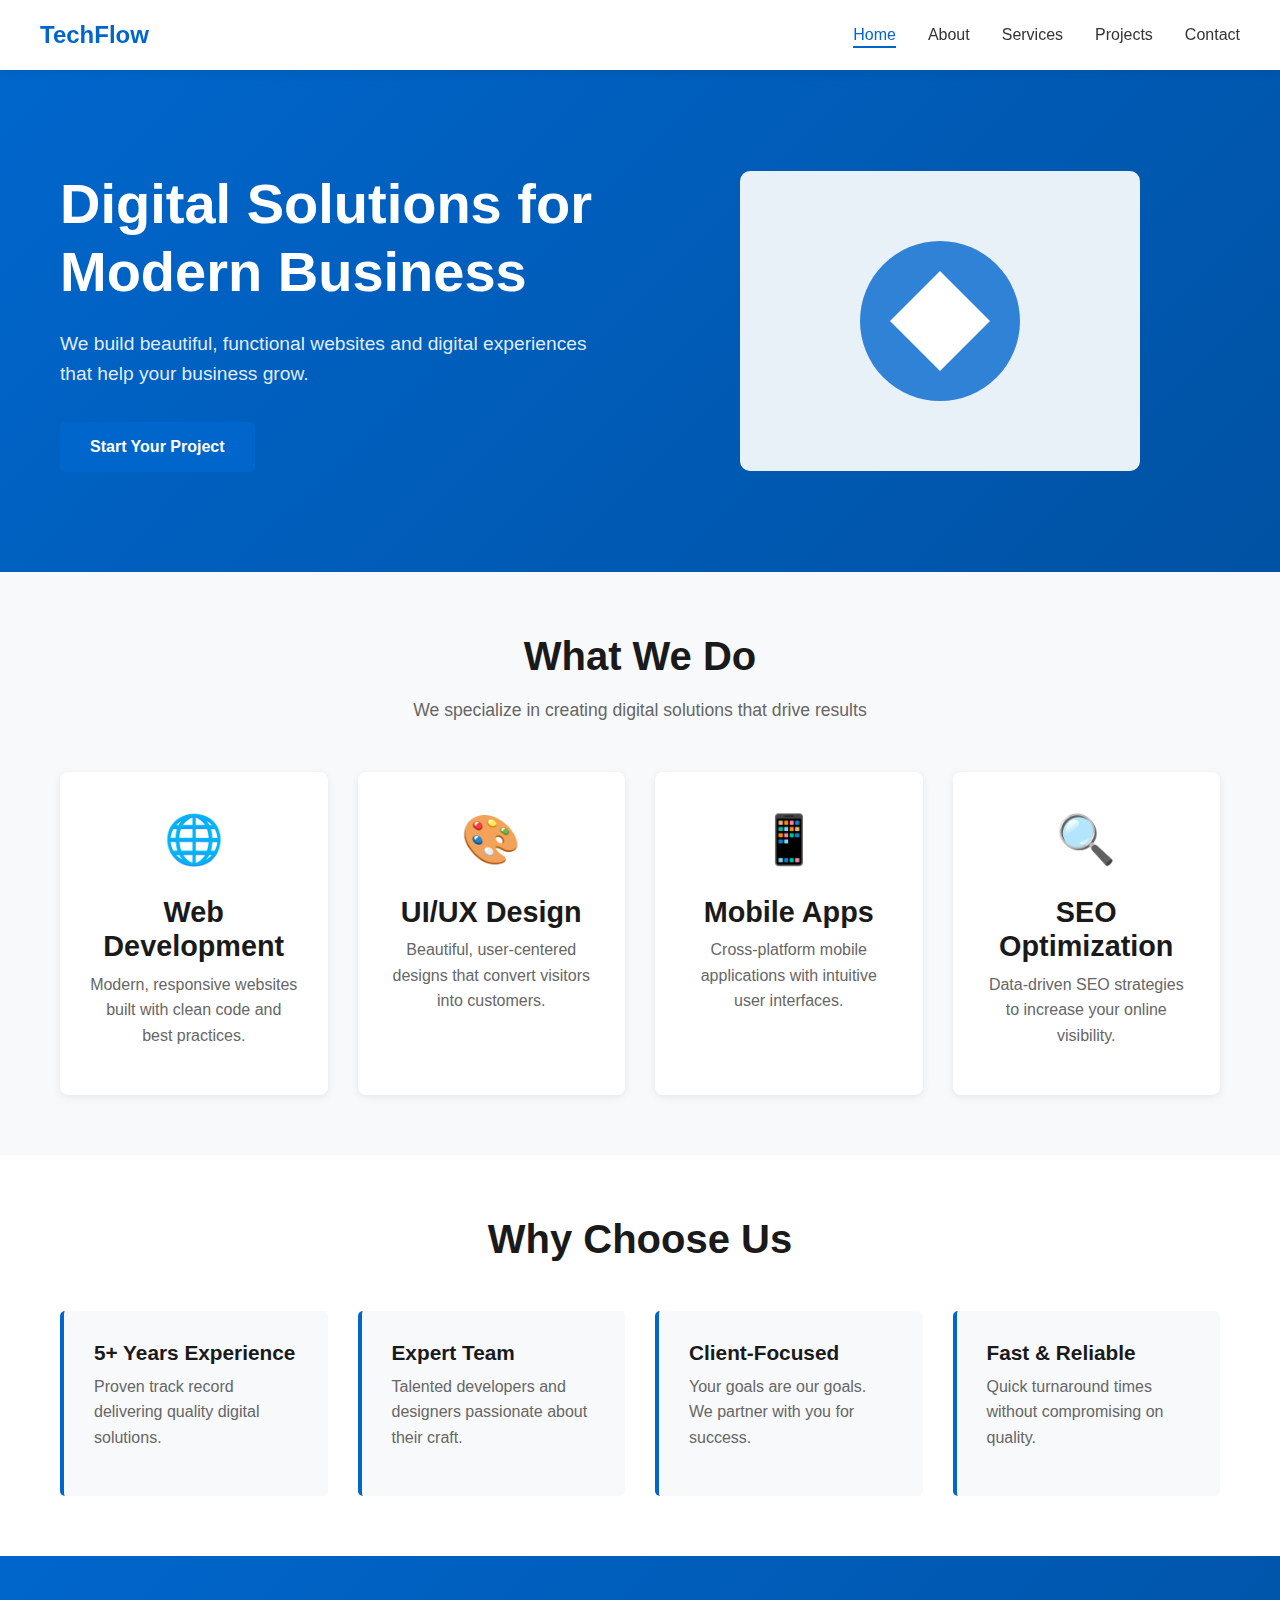
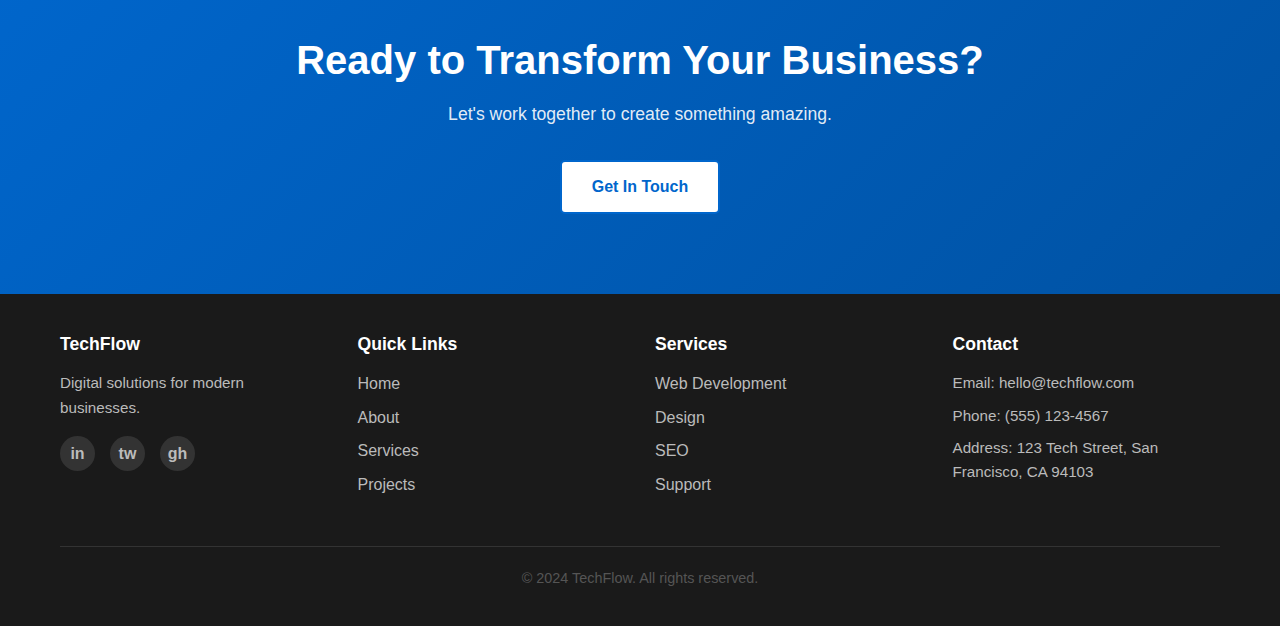
<file: multi_page_website/index.html>
<!DOCTYPE html>
<html lang="en">

<head>
    <meta charset="UTF-8">
    <meta name="viewport" content="width=device-width, initial-scale=1.0">
    <title>TechFlow - Digital Solutions for Your Business</title>
    <link rel="stylesheet" href="styles.css">
</head>

<body>
    <!-- Navigation -->
    <nav class="navbar">
        <div class="container navbar-content">
            <div class="logo">
                <a href="index.html"><strong>TechFlow</strong></a>
            </div>
            <button class="menu-toggle" id="menuToggle" aria-label="Toggle navigation menu">
                <span></span>
                <span></span>
                <span></span>
            </button>
            <ul class="nav-menu" id="navMenu">
                <li><a href="index.html" class="active">Home</a></li>
                <li><a href="about.html">About</a></li>
                <li><a href="services.html">Services</a></li>
                <li><a href="projects.html">Projects</a></li>
                <li><a href="contact.html">Contact</a></li>
            </ul>
        </div>
    </nav>

    <!-- Hero Section -->
    <section class="hero">
        <div class="container hero-content">
            <div class="hero-text">
                <h1>Digital Solutions for Modern Business</h1>
                <p>We build beautiful, functional websites and digital experiences that help your business grow.</p>
                <a href="contact.html" class="btn btn-primary">Start Your Project</a>
            </div>
            <div class="hero-image">
                <div class="placeholder-image">
                    <svg viewBox="0 0 400 300" xmlns="http://www.w3.org/2000/svg">
                        <rect width="400" height="300" fill="#e8f1f8" />
                        <circle cx="200" cy="150" r="80" fill="#0066cc" opacity="0.8" />
                        <path d="M 150 150 L 200 100 L 250 150 L 200 200 Z" fill="#fff" />
                    </svg>
                </div>
            </div>
        </div>
    </section>

    <!-- What We Do -->
    <section class="what-we-do">
        <div class="container">
            <h2>What We Do</h2>
            <p class="section-intro">We specialize in creating digital solutions that drive results</p>
            <div class="features-grid">
                <div class="feature-card">
                    <div class="feature-icon">🌐</div>
                    <h3>Web Development</h3>
                    <p>Modern, responsive websites built with clean code and best practices.</p>
                </div>
                <div class="feature-card">
                    <div class="feature-icon">🎨</div>
                    <h3>UI/UX Design</h3>
                    <p>Beautiful, user-centered designs that convert visitors into customers.</p>
                </div>
                <div class="feature-card">
                    <div class="feature-icon">📱</div>
                    <h3>Mobile Apps</h3>
                    <p>Cross-platform mobile applications with intuitive user interfaces.</p>
                </div>
                <div class="feature-card">
                    <div class="feature-icon">🔍</div>
                    <h3>SEO Optimization</h3>
                    <p>Data-driven SEO strategies to increase your online visibility.</p>
                </div>
            </div>
        </div>
    </section>

    <!-- Why Choose Us -->
    <section class="why-choose-us">
        <div class="container">
            <h2>Why Choose Us</h2>
            <div class="benefits-grid">
                <div class="benefit">
                    <h4>5+ Years Experience</h4>
                    <p>Proven track record delivering quality digital solutions.</p>
                </div>
                <div class="benefit">
                    <h4>Expert Team</h4>
                    <p>Talented developers and designers passionate about their craft.</p>
                </div>
                <div class="benefit">
                    <h4>Client-Focused</h4>
                    <p>Your goals are our goals. We partner with you for success.</p>
                </div>
                <div class="benefit">
                    <h4>Fast & Reliable</h4>
                    <p>Quick turnaround times without compromising on quality.</p>
                </div>
            </div>
        </div>
    </section>

    <!-- CTA Section -->
    <section class="cta">
        <div class="container">
            <h2>Ready to Transform Your Business?</h2>
            <p>Let's work together to create something amazing.</p>
            <a href="contact.html" class="btn btn-light">Get In Touch</a>
        </div>
    </section>

    <!-- Footer -->
    <footer class="footer">
        <div class="container">
            <div class="footer-content">
                <div class="footer-section">
                    <h5>TechFlow</h5>
                    <p>Digital solutions for modern businesses.</p>
                    <div class="social-links">
                        <a href="#" title="LinkedIn">in</a>
                        <a href="#" title="Twitter">tw</a>
                        <a href="#" title="GitHub">gh</a>
                    </div>
                </div>
                <div class="footer-section">
                    <h5>Quick Links</h5>
                    <ul>
                        <li><a href="index.html">Home</a></li>
                        <li><a href="about.html">About</a></li>
                        <li><a href="services.html">Services</a></li>
                        <li><a href="projects.html">Projects</a></li>
                    </ul>
                </div>
                <div class="footer-section">
                    <h5>Services</h5>
                    <ul>
                        <li><a href="services.html">Web Development</a></li>
                        <li><a href="services.html">Design</a></li>
                        <li><a href="services.html">SEO</a></li>
                        <li><a href="services.html">Support</a></li>
                    </ul>
                </div>
                <div class="footer-section">
                    <h5>Contact</h5>
                    <p>Email: hello@techflow.com</p>
                    <p>Phone: (555) 123-4567</p>
                    <p>Address: 123 Tech Street, San Francisco, CA 94103</p>
                </div>
            </div>
            <div class="footer-bottom">
                <p>&copy; 2024 TechFlow. All rights reserved.</p>
            </div>
        </div>
    </footer>

    <script src="script.js"></script>
</body>

</html>
</file>
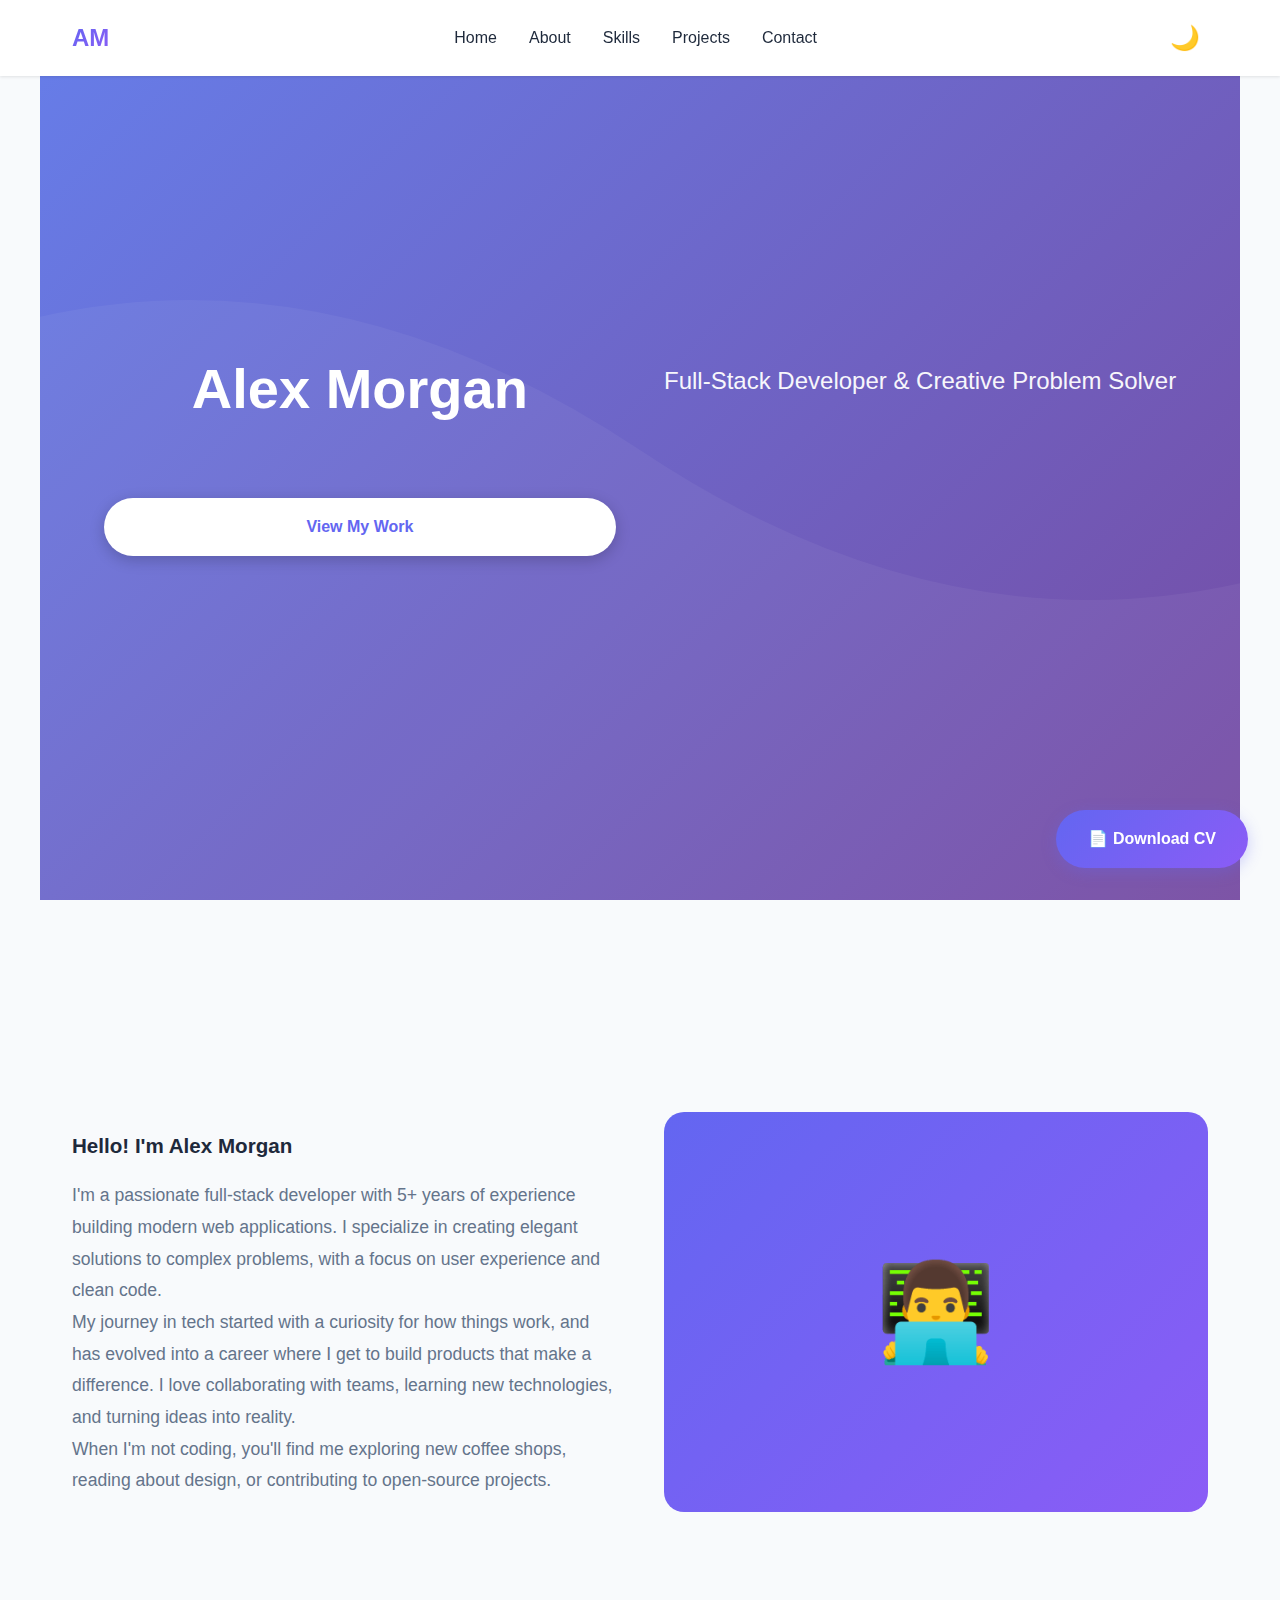
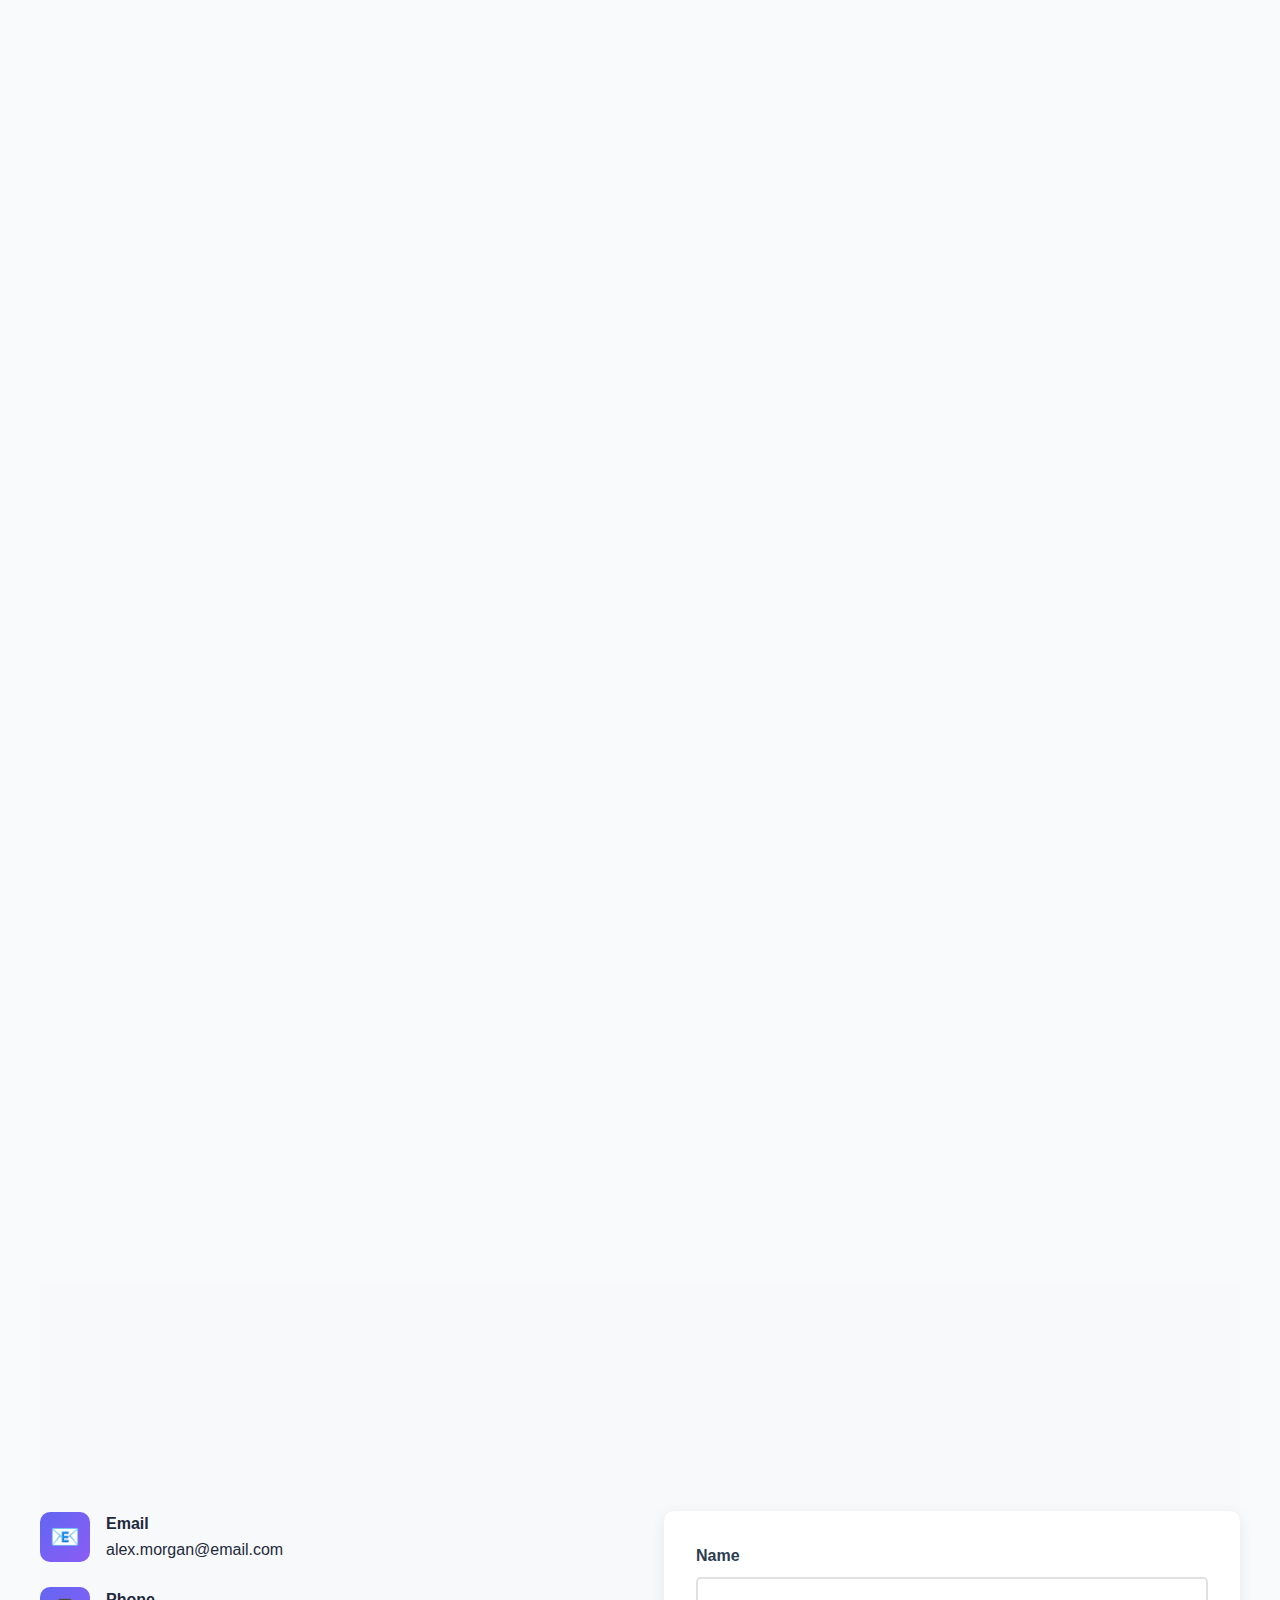
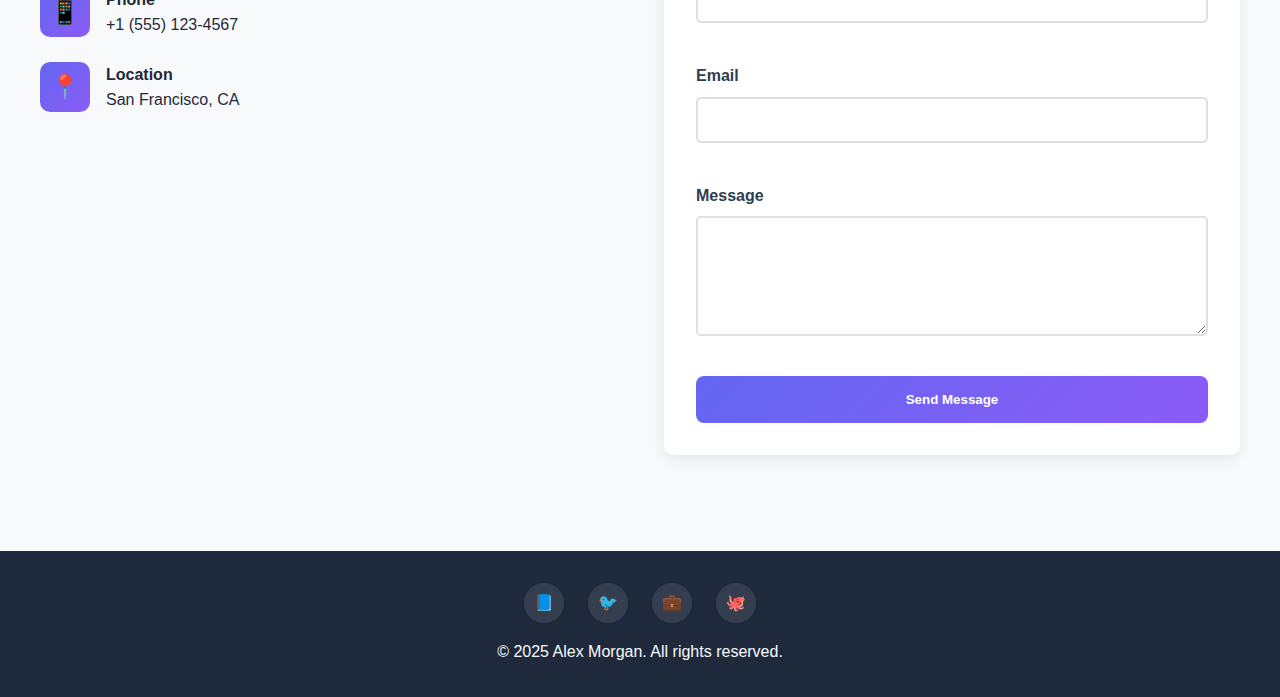
<file: portfolioDemo/index.html>
<!DOCTYPE html>
<html lang="en">

<head>
    <meta charset="UTF-8">
    <meta name="viewport" content="width=device-width, initial-scale=1.0">
    <title>Alex Morgan - Portfolio</title>
    <link rel="stylesheet" href="styles.css">
</head>

<body>
    <!-- Navigation -->
    <nav id="navbar">
        <div class="nav-container">
            <div class="logo">AM</div>
            <ul class="nav-links" id="navLinks">
                <li><a href="#home">Home</a></li>
                <li><a href="#about">About</a></li>
                <li><a href="#skills">Skills</a></li>
                <li><a href="#projects">Projects</a></li>
                <li><a href="#contact">Contact</a></li>
            </ul>
            <div class="nav-actions">
                <button class="theme-toggle" id="themeToggle" aria-label="Toggle theme">
                    <span id="themeIcon">🌙</span>
                </button>
                <div class="mobile-toggle" id="mobileToggle">
                    <span></span>
                    <span></span>
                    <span></span>
                </div>
            </div>
        </div>
    </nav>

    <!-- Hero Section -->
    <section class="hero" id="home">
        <div class="hero-content">
            <h1>Alex Morgan</h1>
            <p class="tagline">Full-Stack Developer & Creative Problem Solver</p>
            <a href="#projects" class="cta-button">View My Work</a>
        </div>
    </section>

    <!-- About Section -->
    <section class="about" id="about">
        <h2 class="section-title">About Me</h2>
        <div class="about-content">
            <div class="about-text">
                <h3>Hello! I'm Alex Morgan</h3>
                <p>I'm a passionate full-stack developer with 5+ years of experience building modern web applications. I
                    specialize in creating elegant solutions to complex problems, with a focus on user experience and
                    clean code.</p>
                <p>My journey in tech started with a curiosity for how things work, and has evolved into a career where
                    I get to build products that make a difference. I love collaborating with teams, learning new
                    technologies, and turning ideas into reality.</p>
                <p>When I'm not coding, you'll find me exploring new coffee shops, reading about design, or contributing
                    to open-source projects.</p>
            </div>
            <div class="about-image">
                👨‍💻
            </div>
        </div>
    </section>

    <!-- Skills Section -->
    <section class="skills" id="skills">
        <h2 class="section-title">Skills & Expertise</h2>
        <div class="skills-grid">
            <div class="skill-card">
                <div class="skill-icon">💻</div>
                <h3>Frontend Development</h3>
                <p>React, Vue.js, TypeScript, Tailwind CSS</p>
                <div class="skill-bar">
                    <div class="skill-progress"></div>
                </div>
            </div>
            <div class="skill-card">
                <div class="skill-icon">⚙️</div>
                <h3>Backend Development</h3>
                <p>Node.js, Python, Django, PostgreSQL</p>
                <div class="skill-bar">
                    <div class="skill-progress"></div>
                </div>
            </div>
            <div class="skill-card">
                <div class="skill-icon">🎨</div>
                <h3>UI/UX Design</h3>
                <p>Figma, Adobe XD, Responsive Design</p>
                <div class="skill-bar">
                    <div class="skill-progress"></div>
                </div>
            </div>
            <div class="skill-card">
                <div class="skill-icon">☁️</div>
                <h3>Cloud & DevOps</h3>
                <p>AWS, Docker, CI/CD, Git</p>
                <div class="skill-bar">
                    <div class="skill-progress"></div>
                </div>
            </div>
        </div>
    </section>

    <!-- Projects Section -->
    <section class="projects" id="projects">
        <h2 class="section-title">Featured Projects</h2>
        <div class="projects-grid">
            <div class="project-card">
                <div class="project-image">🛒</div>
                <div class="project-content">
                    <h3>E-Commerce Platform</h3>
                    <p>A full-featured online shopping platform with payment integration, inventory management, and
                        admin dashboard.</p>
                    <div class="project-links">
                        <a href="#" class="project-link">GitHub</a>
                        <a href="#" class="project-link">Live Demo</a>
                    </div>
                </div>
            </div>
            <div class="project-card">
                <div class="project-image">📱</div>
                <div class="project-content">
                    <h3>Task Management App</h3>
                    <p>Collaborative task management tool with real-time updates, drag-and-drop interface, and team
                        features.</p>
                    <div class="project-links">
                        <a href="#" class="project-link">GitHub</a>
                        <a href="#" class="project-link">Live Demo</a>
                    </div>
                </div>
            </div>
            <div class="project-card">
                <div class="project-image">📊</div>
                <div class="project-content">
                    <h3>Analytics Dashboard</h3>
                    <p>Real-time analytics dashboard with interactive charts, data visualization, and customizable
                        reports.</p>
                    <div class="project-links">
                        <a href="#" class="project-link">GitHub</a>
                        <a href="#" class="project-link">Live Demo</a>
                    </div>
                </div>
            </div>
        </div>
    </section>

    <!-- Contact Section -->
    <section class="contact" id="contact">
        <h2 class="section-title">Get In Touch</h2>
        <div class="contact-content">
            <div class="contact-info">
                <div class="contact-item">
                    <div class="contact-icon">📧</div>
                    <div>
                        <h4>Email</h4>
                        <p>alex.morgan@email.com</p>
                    </div>
                </div>
                <div class="contact-item">
                    <div class="contact-icon">📱</div>
                    <div>
                        <h4>Phone</h4>
                        <p>+1 (555) 123-4567</p>
                    </div>
                </div>
                <div class="contact-item">
                    <div class="contact-icon">📍</div>
                    <div>
                        <h4>Location</h4>
                        <p>San Francisco, CA</p>
                    </div>
                </div>
            </div>
            <form class="contact-form" id="contactForm">
                <div class="form-group">
                    <label for="name">Name</label>
                    <input type="text" id="name" name="name" required>
                </div>
                <div class="form-group">
                    <label for="email">Email</label>
                    <input type="email" id="email" name="email" required>
                </div>
                <div class="form-group">
                    <label for="message">Message</label>
                    <textarea id="message" name="message" required></textarea>
                </div>
                <button type="submit" class="submit-button">Send Message</button>
            </form>
        </div>
    </section>

    <!-- CV Download Button -->
    <div class="cv-download">
        <a href="#" class="cv-button" id="cvButton">
            📄 Download CV
        </a>
    </div>

    <!-- Footer -->
    <footer>
        <div class="social-links">
            <a href="#" class="social-link">📘</a>
            <a href="#" class="social-link">🐦</a>
            <a href="#" class="social-link">💼</a>
            <a href="#" class="social-link">🐙</a>
        </div>
        <p>&copy; 2025 Alex Morgan. All rights reserved.</p>
    </footer>

    <script src="script.js"></script>
</body>

</html>
</file>
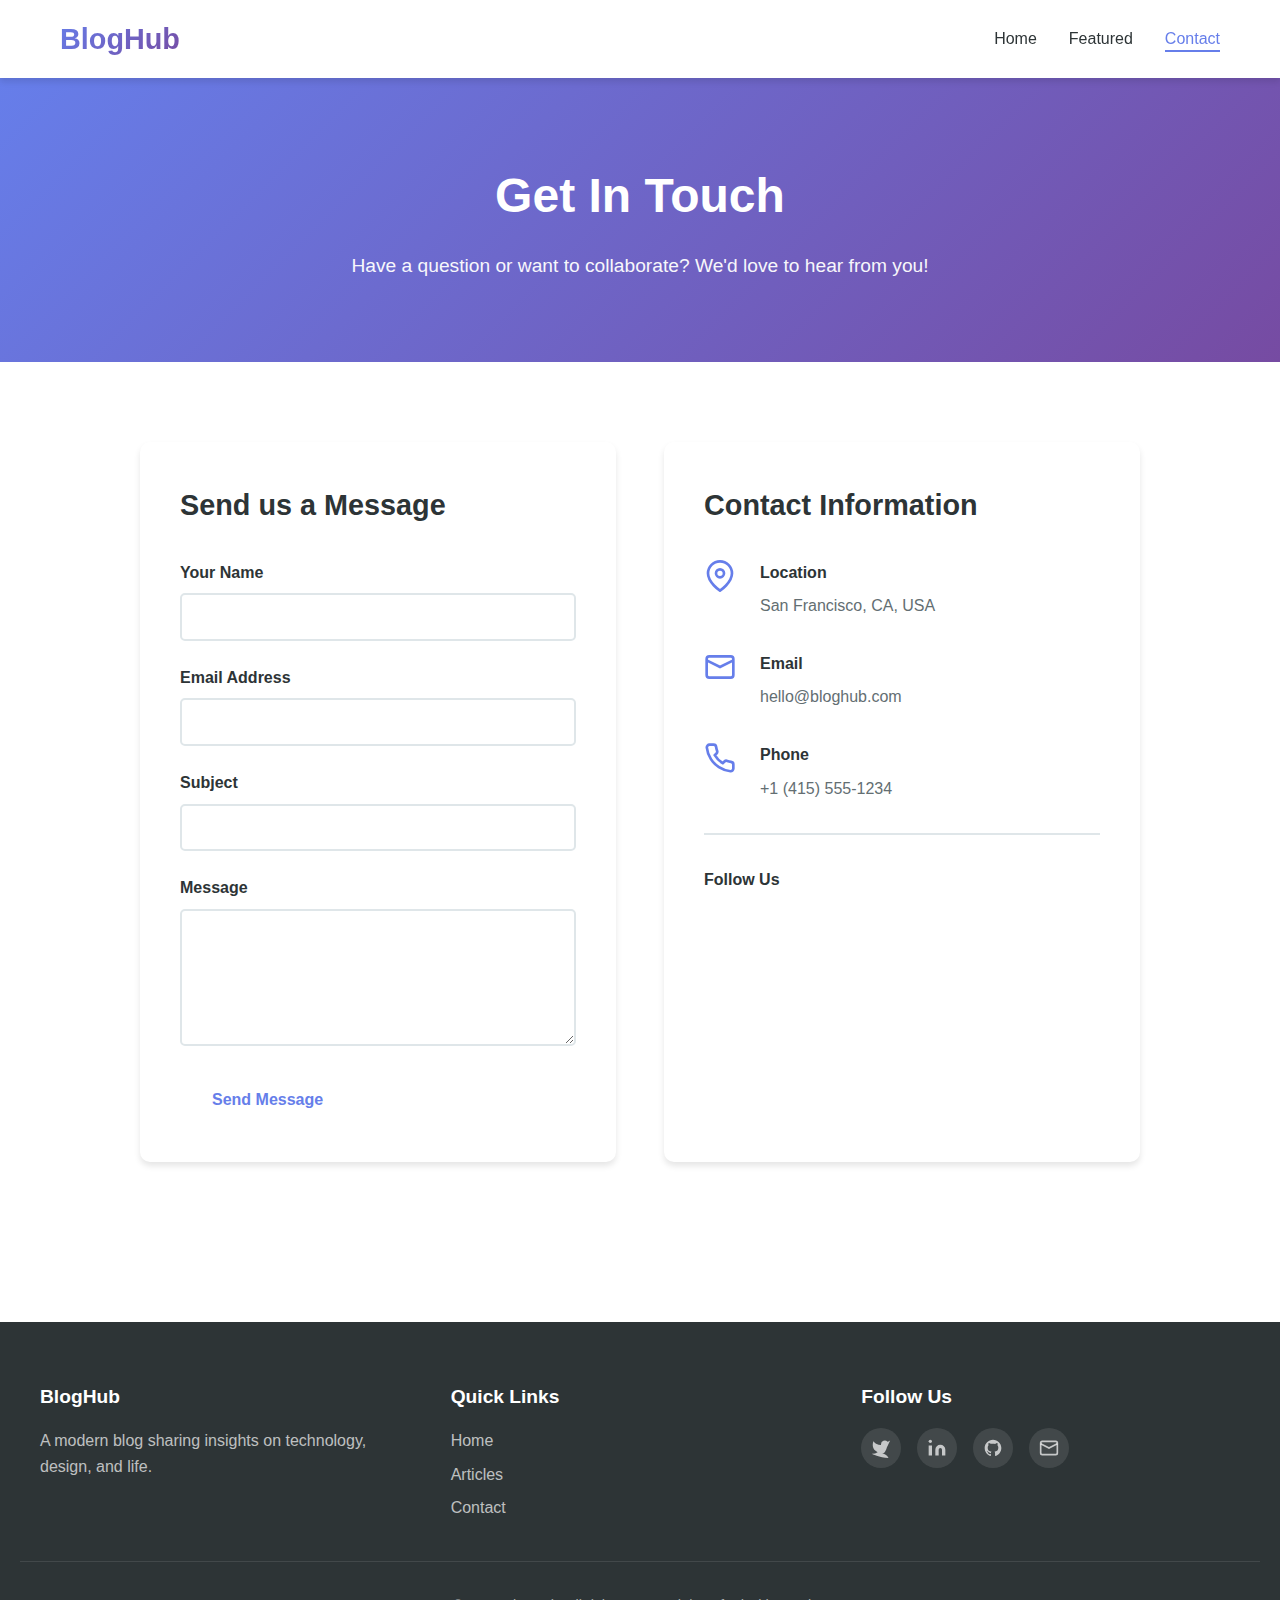
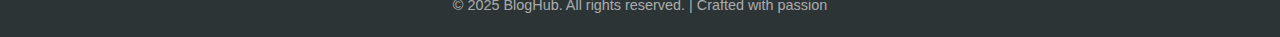
<file: blogHub/contact.html>
<!DOCTYPE html>
<html lang="en">

<head>
    <meta charset="UTF-8">
    <meta name="viewport" content="width=device-width, initial-scale=1.0">
    <title>Contact Us - Modern Blog</title>
    <link rel="stylesheet" href="styles.css">
</head>

<body>
    <header>
        <nav class="navbar">
            <div class="nav-container">
                <a href="index.html" class="logo">BlogHub</a>
                <ul class="nav-menu">
                    <li><a href="index.html" class="nav-link">Home</a></li>
                    <li><a href="index.html#featured" class="nav-link">Featured</a></li>
                    <li><a href="contact.html" class="nav-link active">Contact</a></li>
                </ul>
                <div class="hamburger">
                    <span></span>
                    <span></span>
                    <span></span>
                </div>
            </div>
        </nav>
    </header>

    <main>
        <section class="contact-hero">
            <div class="contact-hero-content">
                <h1>Get In Touch</h1>
                <p>Have a question or want to collaborate? We'd love to hear from you!</p>
            </div>
        </section>

        <section class="contact-section">
            <div class="container">
                <div class="contact-wrapper">
                    <div class="contact-form-box">
                        <h2>Send us a Message</h2>
                        <form id="contact-form" class="contact-form">
                            <div class="form-group">
                                <label for="name">Your Name</label>
                                <input type="text" id="name" name="name" required>
                            </div>
                            <div class="form-group">
                                <label for="email">Email Address</label>
                                <input type="email" id="email" name="email" required>
                            </div>
                            <div class="form-group">
                                <label for="subject">Subject</label>
                                <input type="text" id="subject" name="subject" required>
                            </div>
                            <div class="form-group">
                                <label for="message">Message</label>
                                <textarea id="message" name="message" rows="6" required></textarea>
                            </div>
                            <button type="submit" class="btn btn-primary">Send Message</button>
                            <div id="form-message" class="form-message"></div>
                        </form>
                    </div>

                    <div class="contact-info-box">
                        <h2>Contact Information</h2>
                        <div class="contact-item">
                            <div class="contact-icon">
                                <svg width="32" height="32" viewBox="0 0 24 24" fill="none" stroke="currentColor"
                                    stroke-width="2">
                                    <path d="M21 10c0 7-9 13-9 13s-9-6-9-13a9 9 0 0118 0z" />
                                    <circle cx="12" cy="10" r="3" />
                                </svg>
                            </div>
                            <div>
                                <h4>Location</h4>
                                <p>San Francisco, CA, USA</p>
                            </div>
                        </div>
                        <div class="contact-item">
                            <div class="contact-icon">
                                <svg width="32" height="32" viewBox="0 0 24 24" fill="none" stroke="currentColor"
                                    stroke-width="2">
                                    <rect x="2" y="4" width="20" height="16" rx="2" />
                                    <path d="m22 7-10 5L2 7" />
                                </svg>
                            </div>
                            <div>
                                <h4>Email</h4>
                                <p><a href="mailto:hello@bloghub.com">hello@bloghub.com</a></p>
                            </div>
                        </div>
                        <div class="contact-item">
                            <div class="contact-icon">
                                <svg width="32" height="32" viewBox="0 0 24 24" fill="none" stroke="currentColor"
                                    stroke-width="2">
                                    <path
                                        d="M22 16.92v3a2 2 0 01-2.18 2 19.79 19.79 0 01-8.63-3.07 19.5 19.5 0 01-6-6 19.79 19.79 0 01-3.07-8.67A2 2 0 014.11 2h3a2 2 0 012 1.72 12.84 12.84 0 00.7 2.81 2 2 0 01-.45 2.11L8.09 9.91a16 16 0 006 6l1.27-1.27a2 2 0 012.11-.45 12.84 12.84 0 002.81.7A2 2 0 0122 16.92z" />
                                </svg>
                            </div>
                            <div>
                                <h4>Phone</h4>
                                <p><a href="tel:+14155551234">+1 (415) 555-1234</a></p>
                            </div>
                        </div>

                        <div class="contact-social">
                            <h4>Follow Us</h4>
                            <div class="social-links">
                                <a href="#" class="social-icon" title="Twitter">
                                    <svg width="28" height="28" viewBox="0 0 24 24" fill="currentColor">
                                        <path
                                            d="M23 3a10.9 10.9 0 01-3.14 1.53 4.48 4.48 0 00-7.86 3v1A10.66 10.66 0 013 4s-4 9 5 13a11.64 11.64 0 01-7 2s9 5 20 5a9.5 9.5 0 00-9-5.5c4.75 2.25 7-7 7-7" />
                                    </svg>
                                </a>
                                <a href="#" class="social-icon" title="LinkedIn">
                                    <svg width="28" height="28" viewBox="0 0 24 24" fill="currentColor">
                                        <path
                                            d="M16 8a6 6 0 016 6v7h-4v-7a2 2 0 00-2-2 2 2 0 00-2 2v7h-4v-7a6 6 0 016-6zM2 9h4v12H2z" />
                                        <circle cx="4" cy="4" r="2" />
                                    </svg>
                                </a>
                                <a href="#" class="social-icon" title="GitHub">
                                    <svg width="28" height="28" viewBox="0 0 24 24" fill="currentColor">
                                        <path
                                            d="M12 2C6.477 2 2 6.477 2 12c0 4.42 2.865 8.17 6.839 9.49.5.092.682-.217.682-.482 0-.237-.008-.868-.013-1.703-2.782.603-3.369-1.34-3.369-1.34-.454-1.156-1.11-1.463-1.11-1.463-.908-.62.069-.608.069-.608 1.003.07 1.531 1.03 1.531 1.03.892 1.529 2.341 1.547 2.914 1.18.092-.916.35-1.546.636-1.903-2.22-.253-4.555-1.11-4.555-4.943 0-1.091.39-1.984 1.029-2.683-.103-.253-.446-1.27.098-2.647 0 0 .84-.269 2.75 1.025A9.578 9.578 0 0112 6.836c.85.004 1.705.114 2.504.336 1.909-1.294 2.747-1.025 2.747-1.025.546 1.377.203 2.394.1 2.647.64.699 1.028 1.592 1.028 2.683 0 3.842-2.339 4.687-4.566 4.935.359.309.678.919.678 1.852 0 1.336-.012 2.415-.012 2.743 0 .267.18.578.688.48C19.137 20.167 22 16.418 22 12c0-5.523-4.477-10-10-10z" />
                                    </svg>
                                </a>
                                <a href="#" class="social-icon" title="Email">
                                    <svg width="28" height="28" viewBox="0 0 24 24" fill="none" stroke="currentColor"
                                        stroke-width="2">
                                        <rect x="2" y="4" width="20" height="16" rx="2" />
                                        <path d="m22 7-10 5L2 7" />
                                    </svg>
                                </a>
                            </div>
                        </div>
                    </div>
                </div>
            </div>
        </section>
    </main>

    <footer>
        <div class="footer-content">
            <div class="footer-section">
                <h4>BlogHub</h4>
                <p>A modern blog sharing insights on technology, design, and life.</p>
            </div>
            <div class="footer-section">
                <h4>Quick Links</h4>
                <ul>
                    <li><a href="index.html">Home</a></li>
                    <li><a href="index.html#blog-listing">Articles</a></li>
                    <li><a href="contact.html">Contact</a></li>
                </ul>
            </div>
            <div class="footer-section">
                <h4>Follow Us</h4>
                <div class="social-links">
                    <a href="#" class="social-icon" title="Twitter">
                        <svg width="24" height="24" viewBox="0 0 24 24" fill="currentColor">
                            <path
                                d="M23 3a10.9 10.9 0 01-3.14 1.53 4.48 4.48 0 00-7.86 3v1A10.66 10.66 0 013 4s-4 9 5 13a11.64 11.64 0 01-7 2s9 5 20 5a9.5 9.5 0 00-9-5.5c4.75 2.25 7-7 7-7" />
                        </svg>
                    </a>
                    <a href="#" class="social-icon" title="LinkedIn">
                        <svg width="24" height="24" viewBox="0 0 24 24" fill="currentColor">
                            <path
                                d="M16 8a6 6 0 016 6v7h-4v-7a2 2 0 00-2-2 2 2 0 00-2 2v7h-4v-7a6 6 0 016-6zM2 9h4v12H2z" />
                            <circle cx="4" cy="4" r="2" />
                        </svg>
                    </a>
                    <a href="#" class="social-icon" title="GitHub">
                        <svg width="24" height="24" viewBox="0 0 24 24" fill="currentColor">
                            <path
                                d="M12 2C6.477 2 2 6.477 2 12c0 4.42 2.865 8.17 6.839 9.49.5.092.682-.217.682-.482 0-.237-.008-.868-.013-1.703-2.782.603-3.369-1.34-3.369-1.34-.454-1.156-1.11-1.463-1.11-1.463-.908-.62.069-.608.069-.608 1.003.07 1.531 1.03 1.531 1.03.892 1.529 2.341 1.547 2.914 1.18.092-.916.35-1.546.636-1.903-2.22-.253-4.555-1.11-4.555-4.943 0-1.091.39-1.984 1.029-2.683-.103-.253-.446-1.27.098-2.647 0 0 .84-.269 2.75 1.025A9.578 9.578 0 0112 6.836c.85.004 1.705.114 2.504.336 1.909-1.294 2.747-1.025 2.747-1.025.546 1.377.203 2.394.1 2.647.64.699 1.028 1.592 1.028 2.683 0 3.842-2.339 4.687-4.566 4.935.359.309.678.919.678 1.852 0 1.336-.012 2.415-.012 2.743 0 .267.18.578.688.48C19.137 20.167 22 16.418 22 12c0-5.523-4.477-10-10-10z" />
                        </svg>
                    </a>
                    <a href="#" class="social-icon" title="Email">
                        <svg width="24" height="24" viewBox="0 0 24 24" fill="none" stroke="currentColor"
                            stroke-width="2">
                            <rect x="2" y="4" width="20" height="16" rx="2" />
                            <path d="m22 7-10 5L2 7" />
                        </svg>
                    </a>
                </div>
            </div>
        </div>
        <div class="footer-bottom">
            <p>&copy; 2025 BlogHub. All rights reserved. | Crafted with passion</p>
        </div>
    </footer>

    <script src="script.js"></script>
</body>

</html>
</file>
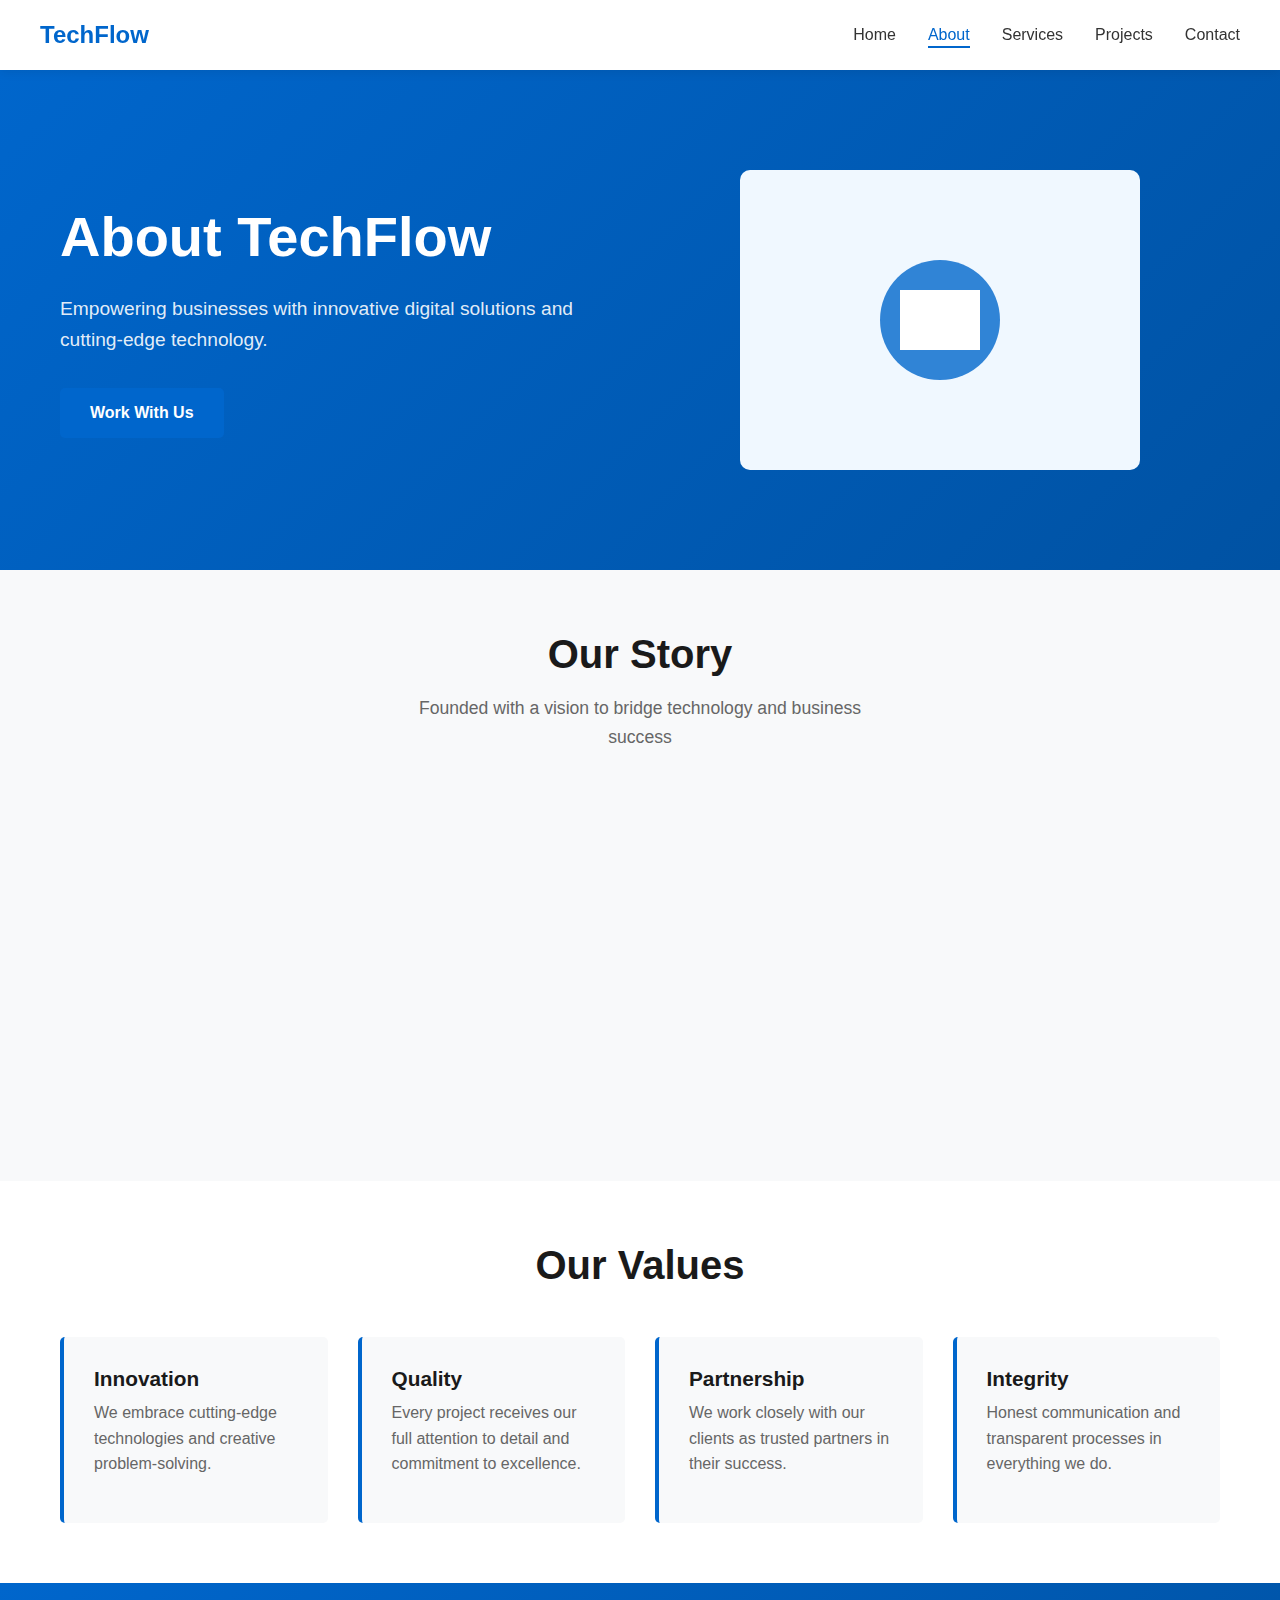
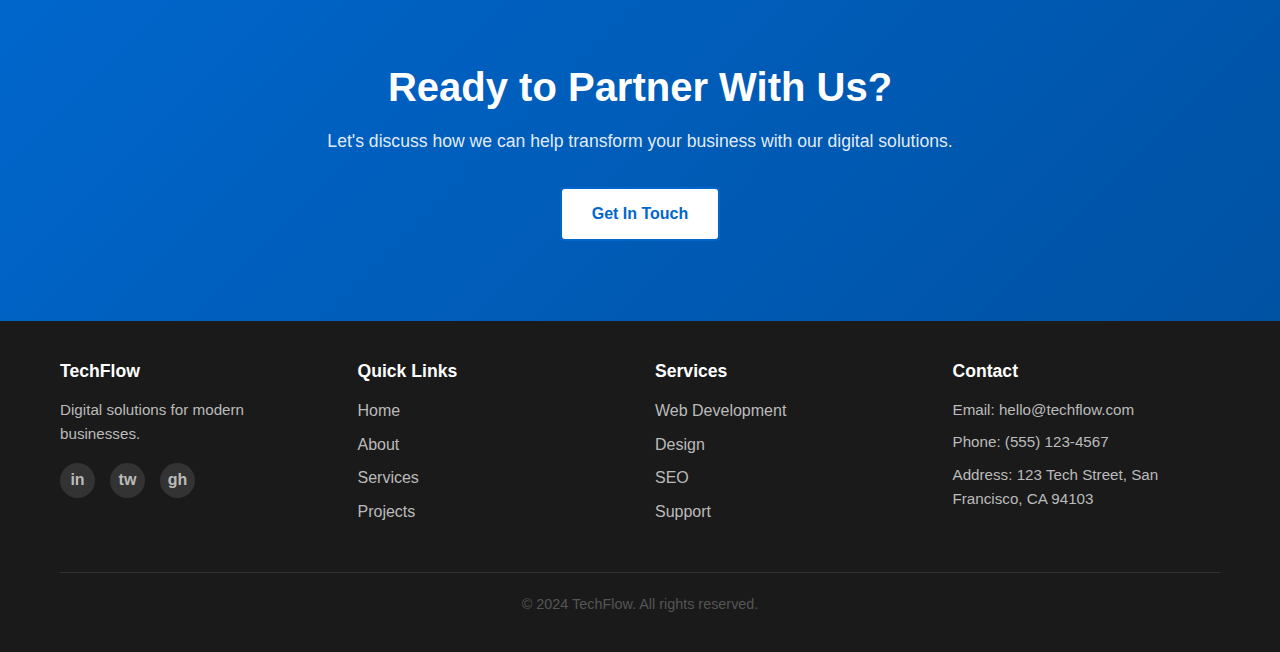
<file: multi_page_website/about.html>
<!DOCTYPE html>
<html lang="en">

<head>
    <meta charset="UTF-8">
    <meta name="viewport" content="width=device-width, initial-scale=1.0">
    <title>About Us - TechFlow</title>
    <link rel="stylesheet" href="styles.css">
</head>

<body>
    <!-- Navigation -->
    <nav class="navbar">
        <div class="container navbar-content">
            <div class="logo">
                <a href="index.html"><strong>TechFlow</strong></a>
            </div>
            <button class="menu-toggle" id="menuToggle" aria-label="Toggle navigation menu">
                <span></span>
                <span></span>
                <span></span>
            </button>
            <ul class="nav-menu" id="navMenu">
                <li><a href="index.html">Home</a></li>
                <li><a href="about.html" class="active">About</a></li>
                <li><a href="services.html">Services</a></li>
                <li><a href="projects.html">Projects</a></li>
                <li><a href="contact.html">Contact</a></li>
            </ul>
        </div>
    </nav>

    <!-- Hero Section -->
    <section class="hero">
        <div class="container hero-content">
            <div class="hero-text">
                <h1>About TechFlow</h1>
                <p>Empowering businesses with innovative digital solutions and cutting-edge technology.</p>
                <a href="contact.html" class="btn btn-primary">Work With Us</a>
            </div>
            <div class="hero-image">
                <div class="placeholder-image">
                    <svg viewBox="0 0 400 300" xmlns="http://www.w3.org/2000/svg">
                        <rect width="400" height="300" fill="#f0f8ff" />
                        <circle cx="200" cy="150" r="60" fill="#0066cc" opacity="0.8" />
                        <rect x="160" y="120" width="80" height="60" fill="#fff" />
                    </svg>
                </div>
            </div>
        </div>
    </section>

    <!-- Our Story -->
    <section class="what-we-do">
        <div class="container">
            <h2>Our Story</h2>
            <p class="section-intro">Founded with a vision to bridge technology and business success</p>
            <div class="features-grid">
                <div class="feature-card">
                    <div class="feature-icon">🚀</div>
                    <h3>Our Mission</h3>
                    <p>To empower businesses with innovative digital solutions that drive growth and innovation.</p>
                </div>
                <div class="feature-card">
                    <div class="feature-icon">👥</div>
                    <h3>Expert Team</h3>
                    <p>Years of experience in web development, digital marketing, and technology consulting.</p>
                </div>
                <div class="feature-card">
                    <div class="feature-icon">💡</div>
                    <h3>Innovation Focus</h3>
                    <p>Staying ahead of the curve with the latest technologies and creative solutions.</p>
                </div>
                <div class="feature-card">
                    <div class="feature-icon">🎯</div>
                    <h3>Client Success</h3>
                    <p>Dedicated to delivering exceptional results and building lasting partnerships.</p>
                </div>
            </div>
        </div>
    </section>

    <!-- Our Values -->
    <section class="why-choose-us">
        <div class="container">
            <h2>Our Values</h2>
            <div class="benefits-grid">
                <div class="benefit">
                    <h4>Innovation</h4>
                    <p>We embrace cutting-edge technologies and creative problem-solving.</p>
                </div>
                <div class="benefit">
                    <h4>Quality</h4>
                    <p>Every project receives our full attention to detail and commitment to excellence.</p>
                </div>
                <div class="benefit">
                    <h4>Partnership</h4>
                    <p>We work closely with our clients as trusted partners in their success.</p>
                </div>
                <div class="benefit">
                    <h4>Integrity</h4>
                    <p>Honest communication and transparent processes in everything we do.</p>
                </div>
            </div>
        </div>
    </section>

    <!-- CTA Section -->
    <section class="cta">
        <div class="container">
            <h2>Ready to Partner With Us?</h2>
            <p>Let's discuss how we can help transform your business with our digital solutions.</p>
            <a href="contact.html" class="btn btn-light">Get In Touch</a>
        </div>
    </section>

    <!-- Footer -->
    <footer class="footer">
        <div class="container">
            <div class="footer-content">
                <div class="footer-section">
                    <h5>TechFlow</h5>
                    <p>Digital solutions for modern businesses.</p>
                    <div class="social-links">
                        <a href="#" title="LinkedIn">in</a>
                        <a href="#" title="Twitter">tw</a>
                        <a href="#" title="GitHub">gh</a>
                    </div>
                </div>
                <div class="footer-section">
                    <h5>Quick Links</h5>
                    <ul>
                        <li><a href="index.html">Home</a></li>
                        <li><a href="about.html">About</a></li>
                        <li><a href="services.html">Services</a></li>
                        <li><a href="projects.html">Projects</a></li>
                    </ul>
                </div>
                <div class="footer-section">
                    <h5>Services</h5>
                    <ul>
                        <li><a href="services.html">Web Development</a></li>
                        <li><a href="services.html">Design</a></li>
                        <li><a href="services.html">SEO</a></li>
                        <li><a href="services.html">Support</a></li>
                    </ul>
                </div>
                <div class="footer-section">
                    <h5>Contact</h5>
                    <p>Email: hello@techflow.com</p>
                    <p>Phone: (555) 123-4567</p>
                    <p>Address: 123 Tech Street, San Francisco, CA 94103</p>
                </div>
            </div>
            <div class="footer-bottom">
                <p>&copy; 2024 TechFlow. All rights reserved.</p>
            </div>
        </div>
    </footer>

    <script src="script.js"></script>
</body>

</html>
</file>
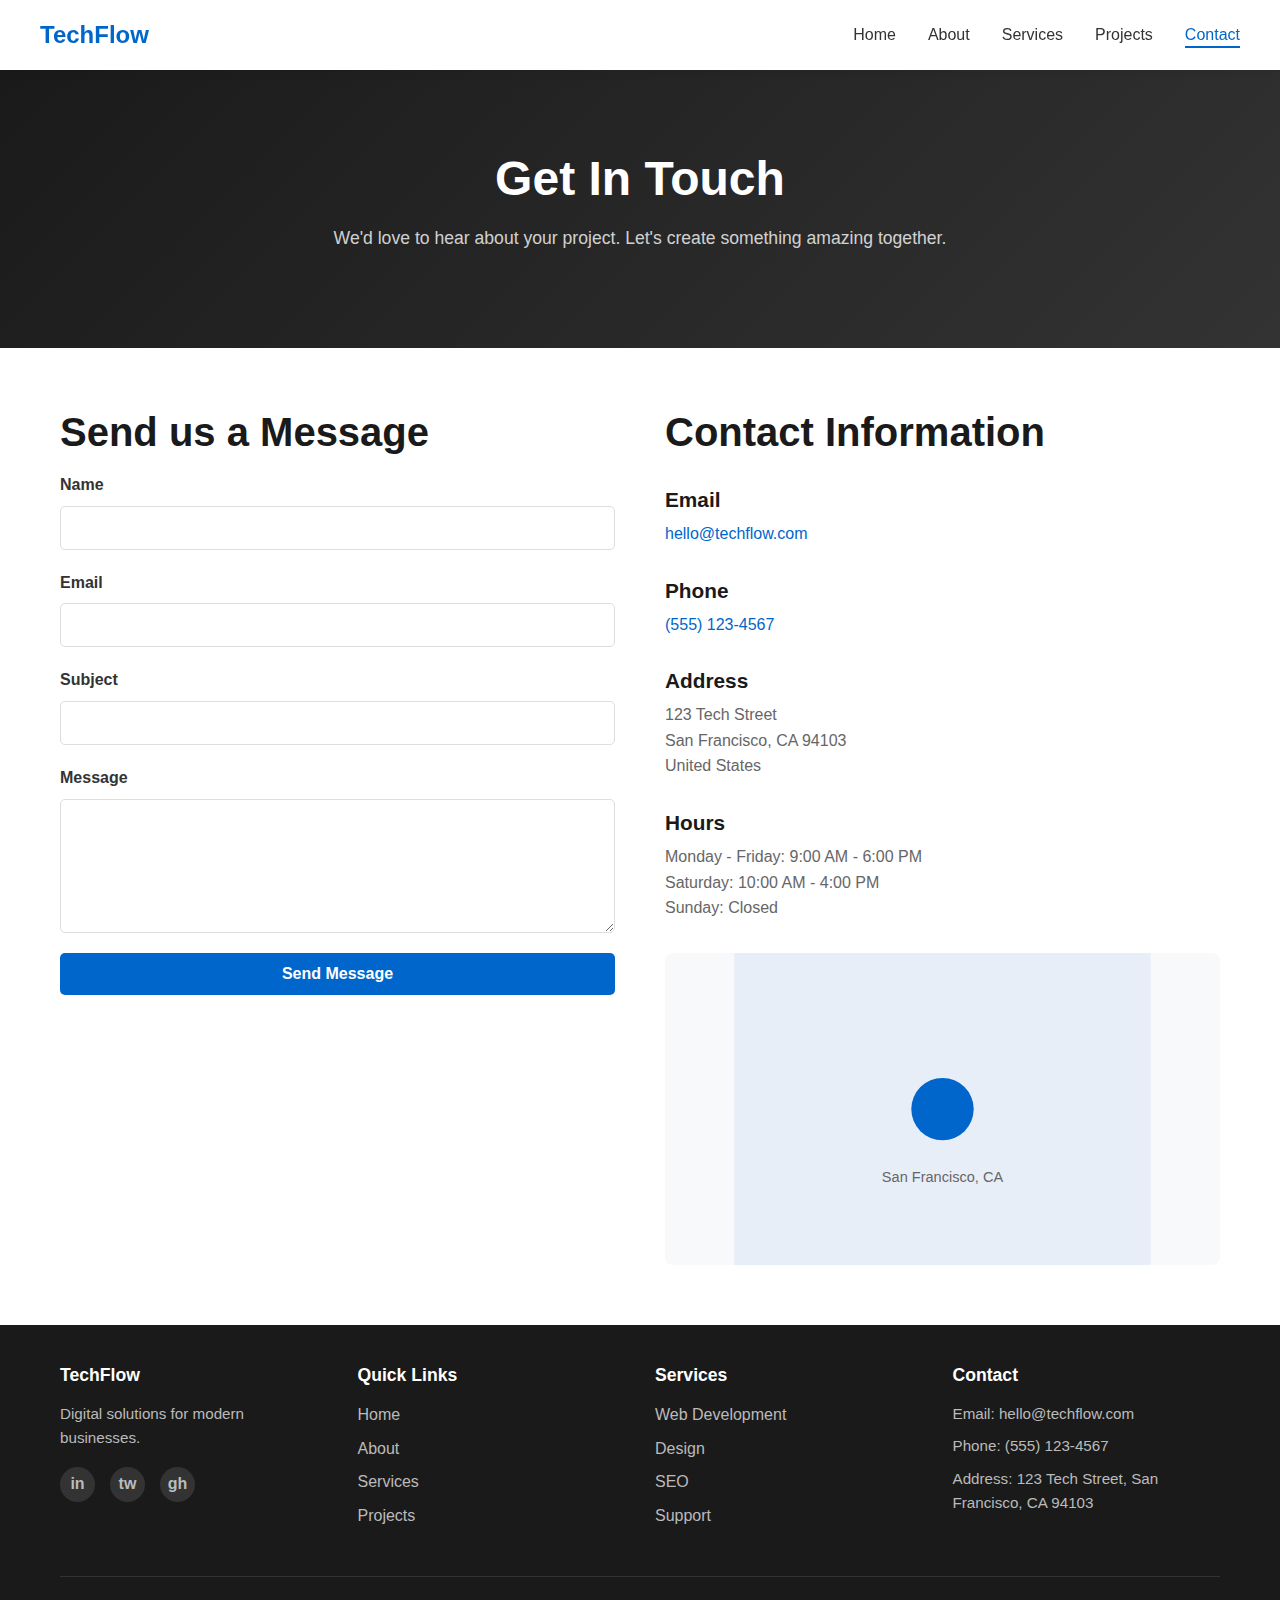
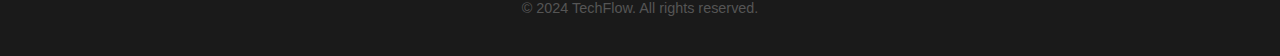
<file: multi_page_website/contact.html>
<!DOCTYPE html>
<html lang="en">

<head>
    <meta charset="UTF-8">
    <meta name="viewport" content="width=device-width, initial-scale=1.0">
    <title>Contact Us - TechFlow</title>
    <link rel="stylesheet" href="styles.css">
</head>

<body>
    <!-- Navigation -->
    <nav class="navbar">
        <div class="container navbar-content">
            <div class="logo">
                <a href="index.html"><strong>TechFlow</strong></a>
            </div>
            <button class="menu-toggle" id="menuToggle" aria-label="Toggle navigation menu">
                <span></span>
                <span></span>
                <span></span>
            </button>
            <ul class="nav-menu" id="navMenu">
                <li><a href="index.html">Home</a></li>
                <li><a href="about.html">About</a></li>
                <li><a href="services.html">Services</a></li>
                <li><a href="projects.html">Projects</a></li>
                <li><a href="contact.html" class="active">Contact</a></li>
            </ul>
        </div>
    </nav>

    <!-- Page Hero -->
    <section class="page-hero">
        <div class="container">
            <h1>Get In Touch</h1>
            <p>We'd love to hear about your project. Let's create something amazing together.</p>
        </div>
    </section>

    <!-- Contact Section -->
    <section class="contact-section">
        <div class="container">
            <div class="contact-wrapper">
                <!-- Contact Form -->
                <div class="contact-form-wrapper">
                    <h2>Send us a Message</h2>
                    <form id="contactForm" class="contact-form">
                        <div class="form-group">
                            <label for="name">Name</label>
                            <input type="text" id="name" name="name" required>
                        </div>

                        <div class="form-group">
                            <label for="email">Email</label>
                            <input type="email" id="email" name="email" required>
                        </div>

                        <div class="form-group">
                            <label for="subject">Subject</label>
                            <input type="text" id="subject" name="subject" required>
                        </div>

                        <div class="form-group">
                            <label for="message">Message</label>
                            <textarea id="message" name="message" rows="6" required></textarea>
                        </div>

                        <button type="submit" class="btn btn-primary">Send Message</button>
                        <div class="form-message" id="formMessage"></div>
                    </form>
                </div>

                <!-- Contact Info -->
                <div class="contact-info-wrapper">
                    <h2>Contact Information</h2>

                    <div class="info-block">
                        <h4>Email</h4>
                        <p><a href="mailto:hello@techflow.com">hello@techflow.com</a></p>
                    </div>

                    <div class="info-block">
                        <h4>Phone</h4>
                        <p><a href="tel:+15551234567">(555) 123-4567</a></p>
                    </div>

                    <div class="info-block">
                        <h4>Address</h4>
                        <p>123 Tech Street<br>San Francisco, CA 94103<br>United States</p>
                    </div>

                    <div class="info-block">
                        <h4>Hours</h4>
                        <p>Monday - Friday: 9:00 AM - 6:00 PM<br>Saturday: 10:00 AM - 4:00 PM<br>Sunday: Closed</p>
                    </div>

                    <!-- Map Placeholder -->
                    <div class="map-placeholder">
                        <svg viewBox="0 0 400 300" xmlns="http://www.w3.org/2000/svg">
                            <rect width="400" height="300" fill="#e8eef8" />
                            <circle cx="200" cy="150" r="30" fill="#0066cc" />
                            <path d="M 200 140 L 210 165 L 190 165 Z" fill="#0066cc" />
                            <text x="200" y="220" text-anchor="middle" fill="#666" font-size="14">San Francisco,
                                CA</text>
                        </svg>
                    </div>
                </div>
            </div>
        </div>
    </section>

    <!-- Footer -->
    <footer class="footer">
        <div class="container">
            <div class="footer-content">
                <div class="footer-section">
                    <h5>TechFlow</h5>
                    <p>Digital solutions for modern businesses.</p>
                    <div class="social-links">
                        <a href="#" title="LinkedIn">in</a>
                        <a href="#" title="Twitter">tw</a>
                        <a href="#" title="GitHub">gh</a>
                    </div>
                </div>
                <div class="footer-section">
                    <h5>Quick Links</h5>
                    <ul>
                        <li><a href="index.html">Home</a></li>
                        <li><a href="about.html">About</a></li>
                        <li><a href="services.html">Services</a></li>
                        <li><a href="projects.html">Projects</a></li>
                    </ul>
                </div>
                <div class="footer-section">
                    <h5>Services</h5>
                    <ul>
                        <li><a href="services.html">Web Development</a></li>
                        <li><a href="services.html">Design</a></li>
                        <li><a href="services.html">SEO</a></li>
                        <li><a href="services.html">Support</a></li>
                    </ul>
                </div>
                <div class="footer-section">
                    <h5>Contact</h5>
                    <p>Email: hello@techflow.com</p>
                    <p>Phone: (555) 123-4567</p>
                    <p>Address: 123 Tech Street, San Francisco, CA 94103</p>
                </div>
            </div>
            <div class="footer-bottom">
                <p>&copy; 2024 TechFlow. All rights reserved.</p>
            </div>
        </div>
    </footer>

    <script src="script.js"></script>
</body>

</html>
</file>
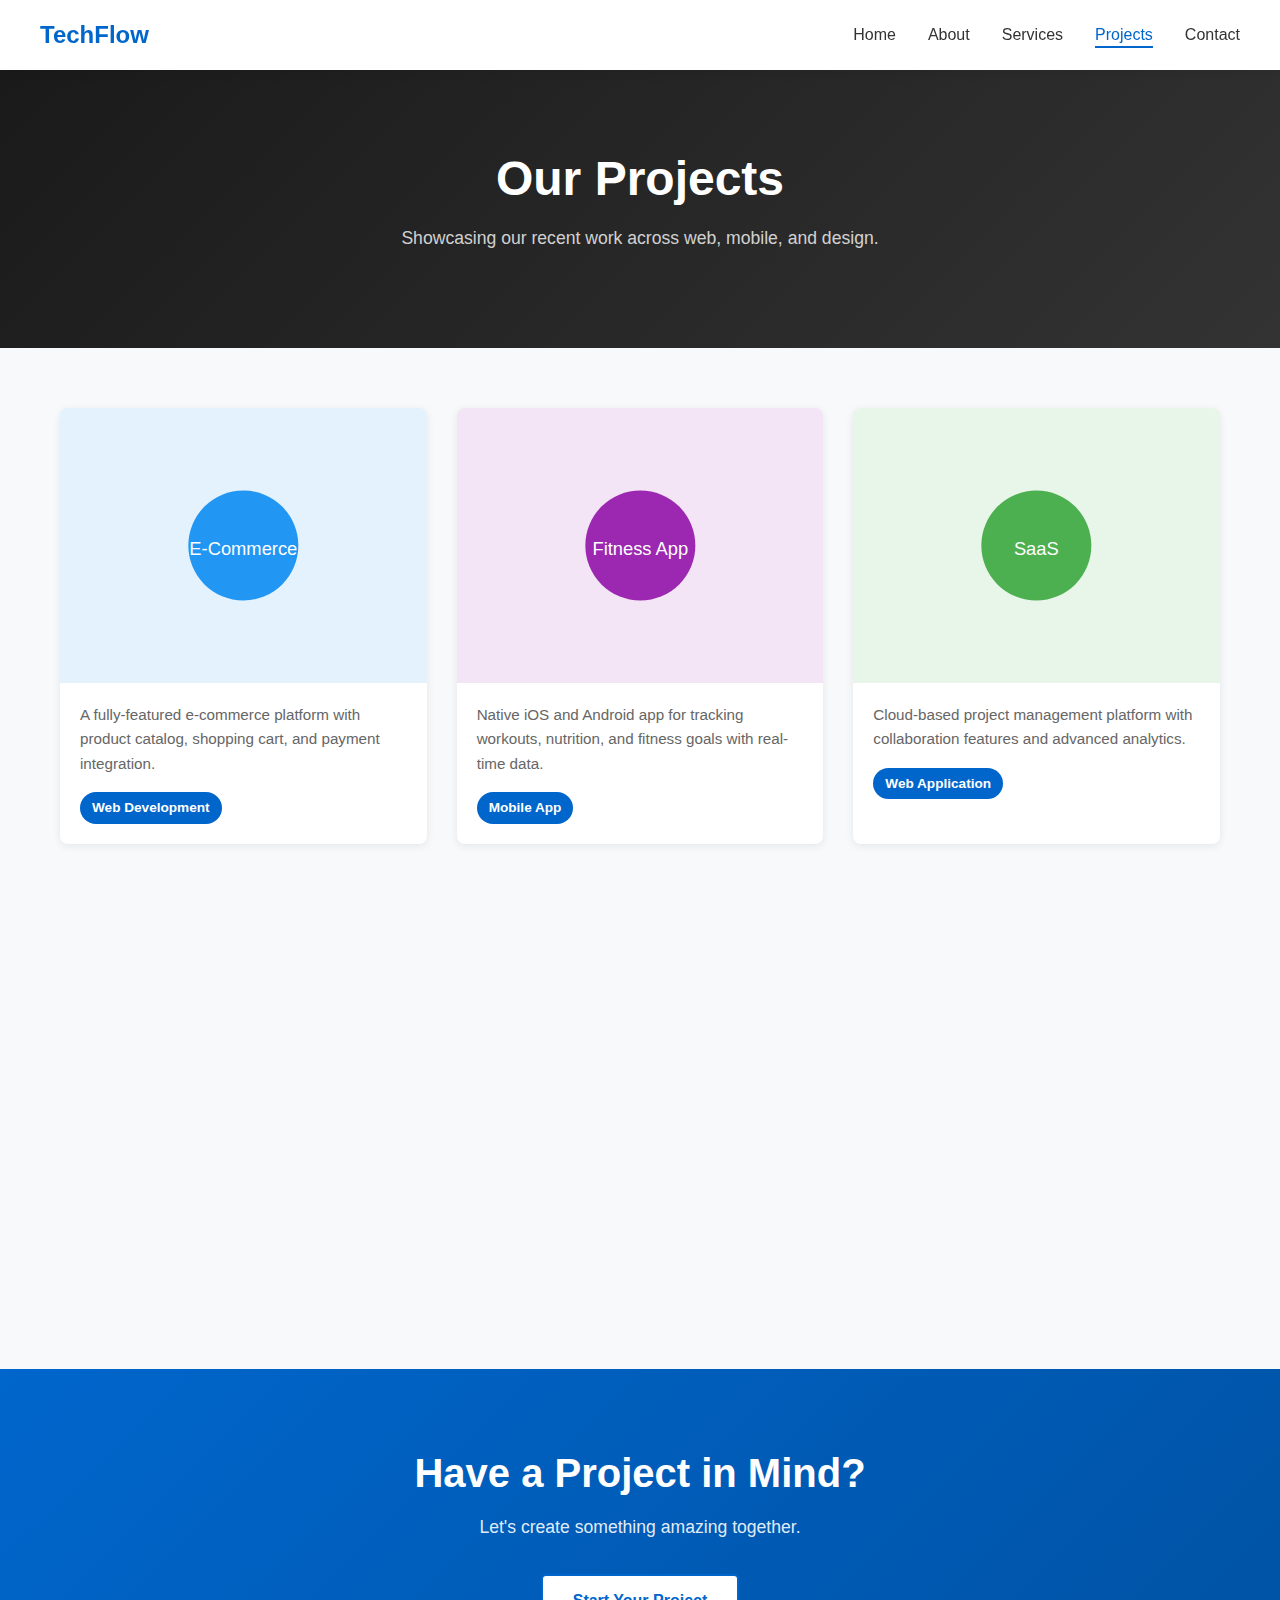
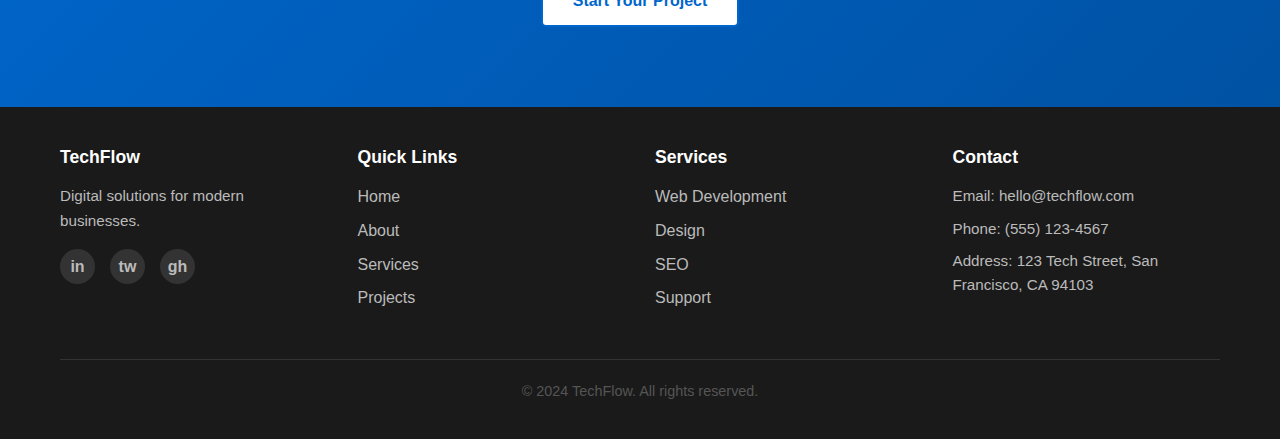
<file: multi_page_website/projects.html>
<!DOCTYPE html>
<html lang="en">

<head>
    <meta charset="UTF-8">
    <meta name="viewport" content="width=device-width, initial-scale=1.0">
    <title>Projects - TechFlow</title>
    <link rel="stylesheet" href="styles.css">
</head>

<body>
    <!-- Navigation -->
    <nav class="navbar">
        <div class="container navbar-content">
            <div class="logo">
                <a href="index.html"><strong>TechFlow</strong></a>
            </div>
            <button class="menu-toggle" id="menuToggle" aria-label="Toggle navigation menu">
                <span></span>
                <span></span>
                <span></span>
            </button>
            <ul class="nav-menu" id="navMenu">
                <li><a href="index.html">Home</a></li>
                <li><a href="about.html">About</a></li>
                <li><a href="services.html">Services</a></li>
                <li><a href="projects.html" class="active">Projects</a></li>
                <li><a href="contact.html">Contact</a></li>
            </ul>
        </div>
    </nav>

    <!-- Page Hero -->
    <section class="page-hero">
        <div class="container">
            <h1>Our Projects</h1>
            <p>Showcasing our recent work across web, mobile, and design.</p>
        </div>
    </section>

    <!-- Projects Gallery -->
    <section class="projects-section">
        <div class="container">
            <div class="projects-grid">
                <div class="project-card">
                    <div class="project-image">
                        <svg viewBox="0 0 400 300" xmlns="http://www.w3.org/2000/svg">
                            <rect width="400" height="300" fill="#e3f2fd" />
                            <circle cx="200" cy="150" r="60" fill="#2196F3" />
                            <text x="200" y="160" text-anchor="middle" fill="#fff" font-size="20">E-Commerce</text>
                        </svg>
                        <div class="project-overlay">
                            <h4>Modern E-Commerce Platform</h4>
                        </div>
                    </div>
                    <div class="project-info">
                        <p>A fully-featured e-commerce platform with product catalog, shopping cart, and payment
                            integration.</p>
                        <span class="project-tag">Web Development</span>
                    </div>
                </div>

                <div class="project-card">
                    <div class="project-image">
                        <svg viewBox="0 0 400 300" xmlns="http://www.w3.org/2000/svg">
                            <rect width="400" height="300" fill="#f3e5f5" />
                            <circle cx="200" cy="150" r="60" fill="#9C27B0" />
                            <text x="200" y="160" text-anchor="middle" fill="#fff" font-size="20">Fitness App</text>
                        </svg>
                        <div class="project-overlay">
                            <h4>Fitness Tracking Mobile App</h4>
                        </div>
                    </div>
                    <div class="project-info">
                        <p>Native iOS and Android app for tracking workouts, nutrition, and fitness goals with real-time
                            data.</p>
                        <span class="project-tag">Mobile App</span>
                    </div>
                </div>

                <div class="project-card">
                    <div class="project-image">
                        <svg viewBox="0 0 400 300" xmlns="http://www.w3.org/2000/svg">
                            <rect width="400" height="300" fill="#e8f5e9" />
                            <circle cx="200" cy="150" r="60" fill="#4CAF50" />
                            <text x="200" y="160" text-anchor="middle" fill="#fff" font-size="20">SaaS</text>
                        </svg>
                        <div class="project-overlay">
                            <h4>Project Management SaaS</h4>
                        </div>
                    </div>
                    <div class="project-info">
                        <p>Cloud-based project management platform with collaboration features and advanced analytics.
                        </p>
                        <span class="project-tag">Web Application</span>
                    </div>
                </div>

                <div class="project-card">
                    <div class="project-image">
                        <svg viewBox="0 0 400 300" xmlns="http://www.w3.org/2000/svg">
                            <rect width="400" height="300" fill="#fff3e0" />
                            <circle cx="200" cy="150" r="60" fill="#FF9800" />
                            <text x="200" y="160" text-anchor="middle" fill="#fff" font-size="20">Restaurant</text>
                        </svg>
                        <div class="project-overlay">
                            <h4>Restaurant Ordering Platform</h4>
                        </div>
                    </div>
                    <div class="project-info">
                        <p>Online ordering and delivery platform for restaurant chain with real-time order tracking.</p>
                        <span class="project-tag">Full Stack</span>
                    </div>
                </div>

                <div class="project-card">
                    <div class="project-image">
                        <svg viewBox="0 0 400 300" xmlns="http://www.w3.org/2000/svg">
                            <rect width="400" height="300" fill="#fce4ec" />
                            <circle cx="200" cy="150" r="60" fill="#E91E63" />
                            <text x="200" y="160" text-anchor="middle" fill="#fff" font-size="20">Fashion</text>
                        </svg>
                        <div class="project-overlay">
                            <h4>Fashion Brand Website</h4>
                        </div>
                    </div>
                    <div class="project-info">
                        <p>Luxury fashion brand website with virtual try-on and personalized shopping recommendations.
                        </p>
                        <span class="project-tag">Web Design</span>
                    </div>
                </div>

                <div class="project-card">
                    <div class="project-image">
                        <svg viewBox="0 0 400 300" xmlns="http://www.w3.org/2000/svg">
                            <rect width="400" height="300" fill="#e0f2f1" />
                            <circle cx="200" cy="150" r="60" fill="#009688" />
                            <text x="200" y="160" text-anchor="middle" fill="#fff" font-size="20">Analytics</text>
                        </svg>
                        <div class="project-overlay">
                            <h4>Data Analytics Dashboard</h4>
                        </div>
                    </div>
                    <div class="project-info">
                        <p>Real-time analytics dashboard with interactive charts and comprehensive business
                            intelligence.</p>
                        <span class="project-tag">Web App</span>
                    </div>
                </div>
            </div>
        </div>
    </section>

    <!-- CTA Section -->
    <section class="cta">
        <div class="container">
            <h2>Have a Project in Mind?</h2>
            <p>Let's create something amazing together.</p>
            <a href="contact.html" class="btn btn-light">Start Your Project</a>
        </div>
    </section>

    <!-- Footer -->
    <footer class="footer">
        <div class="container">
            <div class="footer-content">
                <div class="footer-section">
                    <h5>TechFlow</h5>
                    <p>Digital solutions for modern businesses.</p>
                    <div class="social-links">
                        <a href="#" title="LinkedIn">in</a>
                        <a href="#" title="Twitter">tw</a>
                        <a href="#" title="GitHub">gh</a>
                    </div>
                </div>
                <div class="footer-section">
                    <h5>Quick Links</h5>
                    <ul>
                        <li><a href="index.html">Home</a></li>
                        <li><a href="about.html">About</a></li>
                        <li><a href="services.html">Services</a></li>
                        <li><a href="projects.html">Projects</a></li>
                    </ul>
                </div>
                <div class="footer-section">
                    <h5>Services</h5>
                    <ul>
                        <li><a href="services.html">Web Development</a></li>
                        <li><a href="services.html">Design</a></li>
                        <li><a href="services.html">SEO</a></li>
                        <li><a href="services.html">Support</a></li>
                    </ul>
                </div>
                <div class="footer-section">
                    <h5>Contact</h5>
                    <p>Email: hello@techflow.com</p>
                    <p>Phone: (555) 123-4567</p>
                    <p>Address: 123 Tech Street, San Francisco, CA 94103</p>
                </div>
            </div>
            <div class="footer-bottom">
                <p>&copy; 2024 TechFlow. All rights reserved.</p>
            </div>
        </div>
    </footer>

    <script src="script.js"></script>
</body>

</html>
</file>
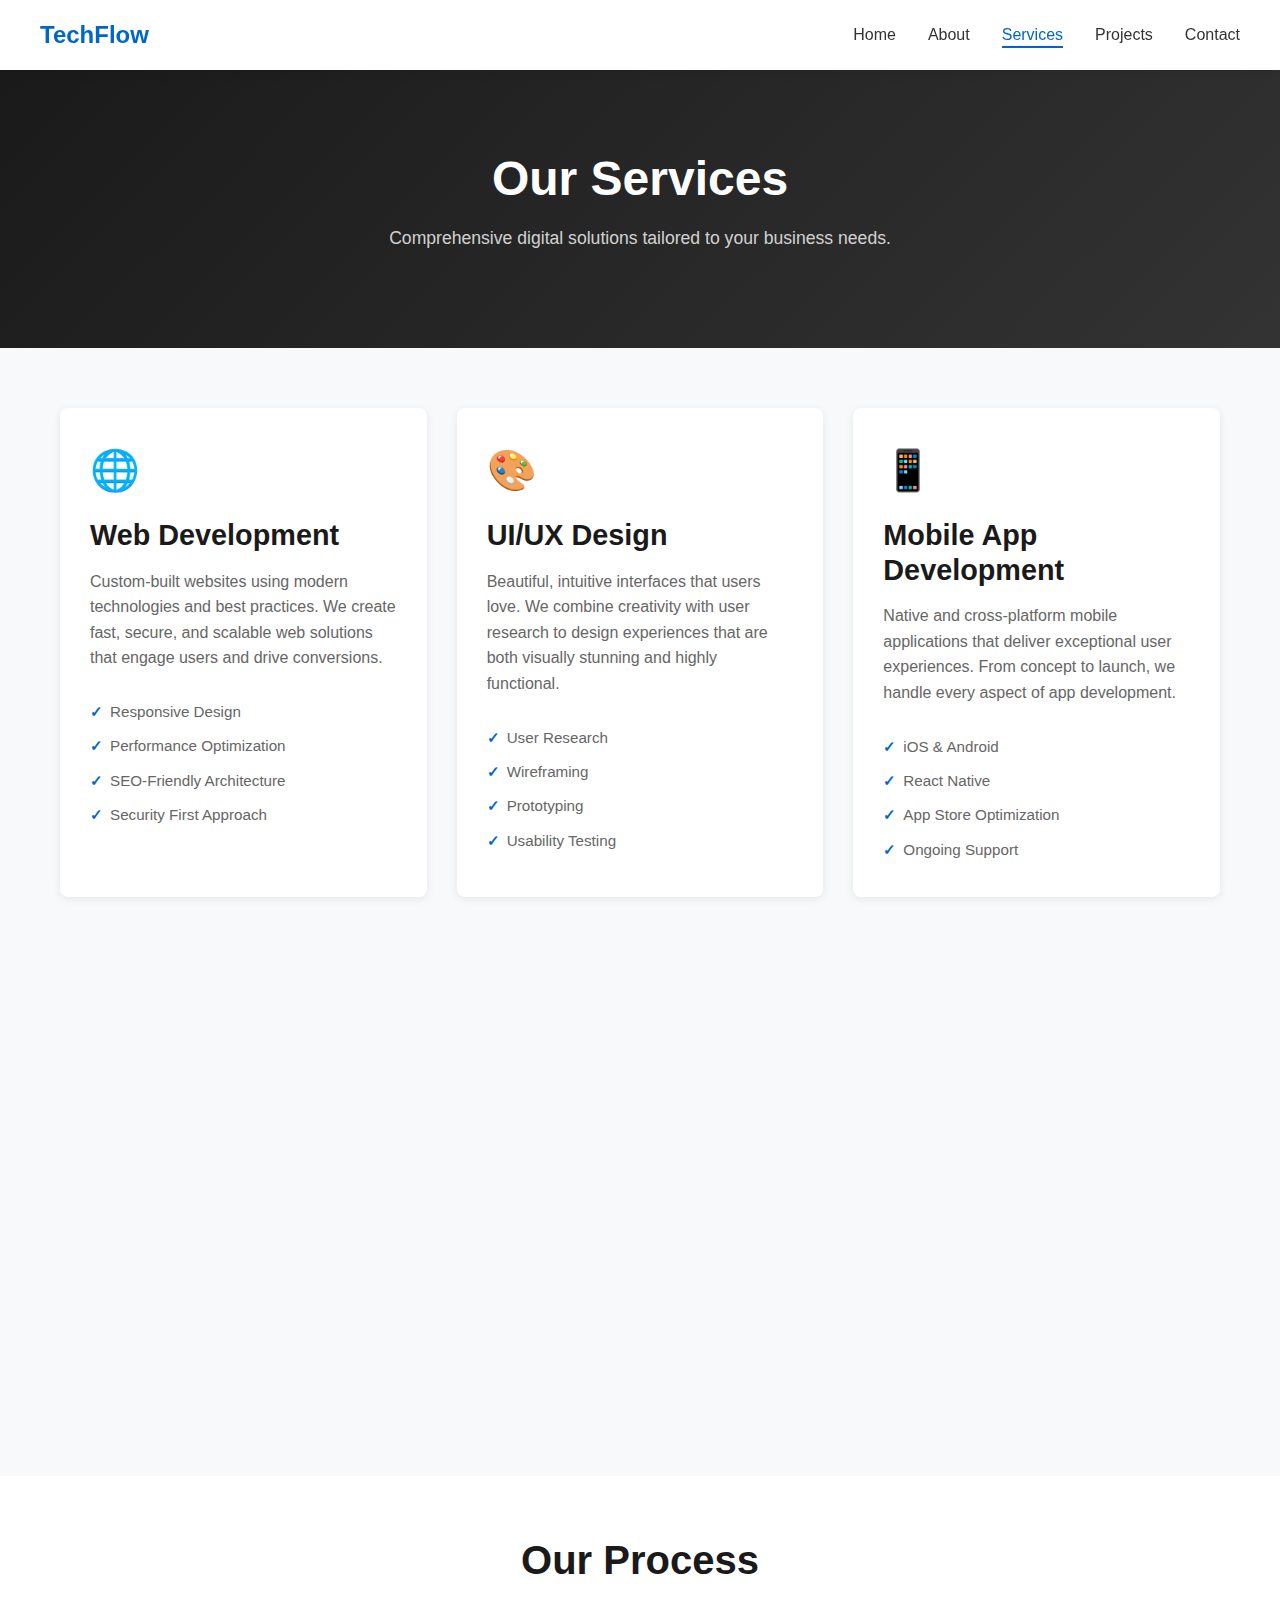
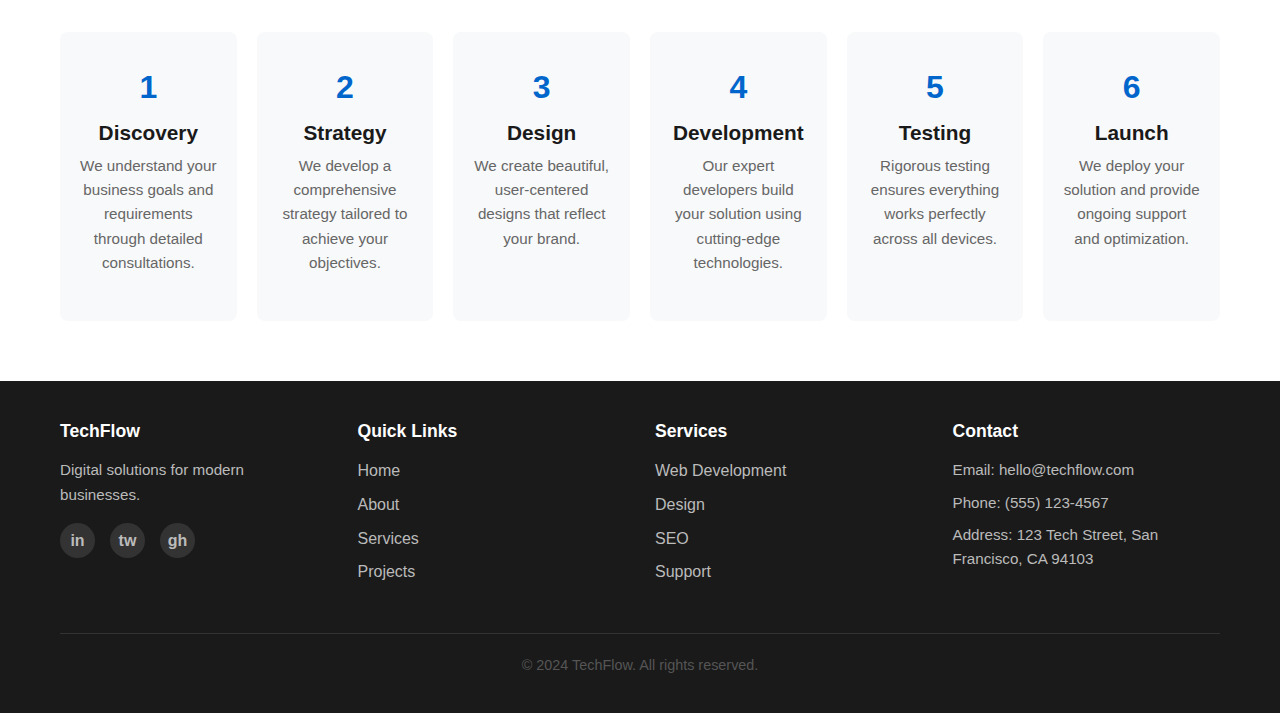
<file: multi_page_website/services.html>
<!DOCTYPE html>
<html lang="en">

<head>
    <meta charset="UTF-8">
    <meta name="viewport" content="width=device-width, initial-scale=1.0">
    <title>Services - TechFlow</title>
    <link rel="stylesheet" href="styles.css">
</head>

<body>
    <!-- Navigation -->
    <nav class="navbar">
        <div class="container navbar-content">
            <div class="logo">
                <a href="index.html"><strong>TechFlow</strong></a>
            </div>
            <button class="menu-toggle" id="menuToggle" aria-label="Toggle navigation menu">
                <span></span>
                <span></span>
                <span></span>
            </button>
            <ul class="nav-menu" id="navMenu">
                <li><a href="index.html">Home</a></li>
                <li><a href="about.html">About</a></li>
                <li><a href="services.html" class="active">Services</a></li>
                <li><a href="projects.html">Projects</a></li>
                <li><a href="contact.html">Contact</a></li>
            </ul>
        </div>
    </nav>

    <!-- Page Hero -->
    <section class="page-hero">
        <div class="container">
            <h1>Our Services</h1>
            <p>Comprehensive digital solutions tailored to your business needs.</p>
        </div>
    </section>

    <!-- Services Grid -->
    <section class="services-section">
        <div class="container">
            <div class="services-grid">
                <div class="service-card">
                    <div class="service-icon">🌐</div>
                    <h3>Web Development</h3>
                    <p>Custom-built websites using modern technologies and best practices. We create fast, secure, and
                        scalable web solutions that engage users and drive conversions.</p>
                    <ul class="service-features">
                        <li>Responsive Design</li>
                        <li>Performance Optimization</li>
                        <li>SEO-Friendly Architecture</li>
                        <li>Security First Approach</li>
                    </ul>
                </div>

                <div class="service-card">
                    <div class="service-icon">🎨</div>
                    <h3>UI/UX Design</h3>
                    <p>Beautiful, intuitive interfaces that users love. We combine creativity with user research to
                        design experiences that are both visually stunning and highly functional.</p>
                    <ul class="service-features">
                        <li>User Research</li>
                        <li>Wireframing</li>
                        <li>Prototyping</li>
                        <li>Usability Testing</li>
                    </ul>
                </div>

                <div class="service-card">
                    <div class="service-icon">📱</div>
                    <h3>Mobile App Development</h3>
                    <p>Native and cross-platform mobile applications that deliver exceptional user experiences. From
                        concept to launch, we handle every aspect of app development.</p>
                    <ul class="service-features">
                        <li>iOS & Android</li>
                        <li>React Native</li>
                        <li>App Store Optimization</li>
                        <li>Ongoing Support</li>
                    </ul>
                </div>

                <div class="service-card">
                    <div class="service-icon">🔍</div>
                    <h3>SEO & Marketing</h3>
                    <p>Data-driven SEO strategies to increase your online visibility and drive organic traffic. We focus
                        on sustainable, white-hat techniques that deliver results.</p>
                    <ul class="service-features">
                        <li>Keyword Research</li>
                        <li>On-Page Optimization</li>
                        <li>Link Building</li>
                        <li>Analytics & Reporting</li>
                    </ul>
                </div>

                <div class="service-card">
                    <div class="service-icon">⚙️</div>
                    <h3>Web Application Development</h3>
                    <p>Enterprise-grade web applications built for performance and scalability. We develop complex
                        systems that handle mission-critical operations reliably.</p>
                    <ul class="service-features">
                        <li>Full Stack Development</li>
                        <li>API Development</li>
                        <li>Database Design</li>
                        <li>Cloud Deployment</li>
                    </ul>
                </div>

                <div class="service-card">
                    <div class="service-icon">🛡️</div>
                    <h3>Support & Maintenance</h3>
                    <p>Ongoing support and maintenance to keep your digital assets running smoothly. We handle updates,
                        security patches, and performance optimization.</p>
                    <ul class="service-features">
                        <li>24/7 Monitoring</li>
                        <li>Bug Fixes</li>
                        <li>Performance Tuning</li>
                        <li>Security Updates</li>
                    </ul>
                </div>
            </div>
        </div>
    </section>

    <!-- Process Section -->
    <section class="process">
        <div class="container">
            <h2>Our Process</h2>
            <div class="process-steps">
                <div class="step">
                    <div class="step-number">1</div>
                    <h4>Discovery</h4>
                    <p>We understand your business goals and requirements through detailed consultations.</p>
                </div>
                <div class="step">
                    <div class="step-number">2</div>
                    <h4>Strategy</h4>
                    <p>We develop a comprehensive strategy tailored to achieve your objectives.</p>
                </div>
                <div class="step">
                    <div class="step-number">3</div>
                    <h4>Design</h4>
                    <p>We create beautiful, user-centered designs that reflect your brand.</p>
                </div>
                <div class="step">
                    <div class="step-number">4</div>
                    <h4>Development</h4>
                    <p>Our expert developers build your solution using cutting-edge technologies.</p>
                </div>
                <div class="step">
                    <div class="step-number">5</div>
                    <h4>Testing</h4>
                    <p>Rigorous testing ensures everything works perfectly across all devices.</p>
                </div>
                <div class="step">
                    <div class="step-number">6</div>
                    <h4>Launch</h4>
                    <p>We deploy your solution and provide ongoing support and optimization.</p>
                </div>
            </div>
        </div>
    </section>

    <!-- Footer -->
    <footer class="footer">
        <div class="container">
            <div class="footer-content">
                <div class="footer-section">
                    <h5>TechFlow</h5>
                    <p>Digital solutions for modern businesses.</p>
                    <div class="social-links">
                        <a href="#" title="LinkedIn">in</a>
                        <a href="#" title="Twitter">tw</a>
                        <a href="#" title="GitHub">gh</a>
                    </div>
                </div>
                <div class="footer-section">
                    <h5>Quick Links</h5>
                    <ul>
                        <li><a href="index.html">Home</a></li>
                        <li><a href="about.html">About</a></li>
                        <li><a href="services.html">Services</a></li>
                        <li><a href="projects.html">Projects</a></li>
                    </ul>
                </div>
                <div class="footer-section">
                    <h5>Services</h5>
                    <ul>
                        <li><a href="services.html">Web Development</a></li>
                        <li><a href="services.html">Design</a></li>
                        <li><a href="services.html">SEO</a></li>
                        <li><a href="services.html">Support</a></li>
                    </ul>
                </div>
                <div class="footer-section">
                    <h5>Contact</h5>
                    <p>Email: hello@techflow.com</p>
                    <p>Phone: (555) 123-4567</p>
                    <p>Address: 123 Tech Street, San Francisco, CA 94103</p>
                </div>
            </div>
            <div class="footer-bottom">
                <p>&copy; 2024 TechFlow. All rights reserved.</p>
            </div>
        </div>
    </footer>

    <script src="script.js"></script>
</body>

</html>
</file>
<file: styles.css>
* {
  margin: 0;
  padding: 0;
  scroll-behavior: smooth;
}

section {
  min-height: 100vh;
}
nav {
  position: sticky;
  top: 0;
  z-index: 1000;
  display: flex;
  justify-content: space-between;
  align-items: center;
  background: linear-gradient(90deg, #0f1724, #071021);
  color: white;
  font-family: Arial, sans-serif;
  padding: 10px 20px;
}

nav:hover {
  box-shadow: 0 0 10px lime;
}

.leftsection {
  display: flex;
  align-items: center;
  gap: 12px;
}

.leftsection .mypicframed {
  width: 50px;
  height: 50px;
  border-radius: 50%;
  object-fit: cover;
  border: 2px solid rgba(255, 255, 255, 0.12);
  transition: box-shadow 0.3s ease, transform 0.3s ease;
}
.leftsection .mypicframed:hover {
  box-shadow: 0 0 15px lime;
  transform: scale(1.1);
  cursor: pointer;
}

.leftsection h2 {
  color: #ffffff;
  font-size: 2rem;
  font-weight: 600;
  transition: 0.5s ease;
}

.leftsection h2:hover {
  color: #ffffff;
  font-size: 2rem;
  font-weight: 600;
  text-shadow: 0 0 10px lime;
  cursor: pointer;
  transform: scale(1.1);
}

.rightsection {
  display: flex;
  gap: 16px;
  align-items: center;
}

.rightsection a {
  color: #e6eef8;
  text-decoration: none;
  padding: 8px 10px;
  border-radius: 6px;
  transition: background 0.5s ease, color 0.5s ease, box-shadow 0.3s ease,
    transform 0.3s ease;
}

.rightsection a:hover {
  background: rgba(255, 255, 255, 0.06);
  color: lime;
  box-shadow: 0 0 5px 5px lime;
  transform: scale(1.1);
}

.hamburger {
  display: none;
  background: none;
  border: 0;
  color: inherit;
  cursor: pointer;
  padding: 8px;
}

.hamburger .bar {
  display: block;
  width: 22px;
  height: 2px;
  background: #fff;
  margin: 4px 0;
  border-radius: 2px;
  transition: transform 0.3s ease, opacity 0.3s ease;
}

.hamburger[aria-expanded="true"] .bar:nth-child(1) {
  transform: rotate(45deg) translate(10px, 10px);
}

.hamburger[aria-expanded="true"] .bar:nth-child(2) {
  opacity: 0;
}

.hamburger[aria-expanded="true"] .bar:nth-child(3) {
  transform: rotate(-45deg) translate(7px, -7px);
}

@media (max-width: 720px) {
  nav {
    padding: 10px 16px;
  }

  .leftsection h2 {
    font-size: 1.4rem;
  }

  .hamburger {
    display: block;
    order: 3;
  }

  .rightsection {
    position: fixed;
    right: 16px;
    top: 60px;
    background: linear-gradient(180deg, #071021, #021018);
    flex-direction: column;
    width: 180px;
    padding: 12px;
    gap: 8px;
    transform: translateX(110%);
    transition: transform 0.24s ease;
    box-shadow: 0 8px 24px rgba(0, 0, 0, 0.45);
    border-radius: 8px;
  }

  .rightsection.show {
    transform: translateX(0);
  }

  .rightsection a {
    padding: 10px 12px;
    text-align: center;
  }

  .rightsection a:hover {
    background: rgba(0, 255, 0, 0.1);
  }
}

/* herosection */
/* Hero Section */
.hero {
  width: 100%;
  min-height: 100vh;
  padding: 120px 0;
  display: flex;
  align-items: center;
  justify-content: space-between;

  background: linear-gradient(120deg, #0f1724, #071021);
  color: white;
  font-family: Arial, sans-serif;
  gap: 40px;
  position: relative;
}

/* Neon Glow Accent */
.hero::after {
  content: "";
  position: absolute;
  top: 0;
  left: 0;
  width: 100%;
  height: 100%;
  background: radial-gradient(
    circle at 20% 30%,
    rgba(0, 255, 0, 0.08),
    transparent 60%
  );
  pointer-events: none;
}

/* Left Content */
.hero-content {
  max-width: 600px;
  padding: 0 10%;
}

.hero-content h1 {
  font-size: 3.2rem;
  font-weight: 700;
  margin-bottom: 15px;
  color: #e8ffe8;
}

.hero-content h1 span {
  color: lime;
  text-shadow: 0 0 10px lime;
}

.hero-content p {
  font-size: 1.2rem;
  color: #c6d4ff;
  margin-bottom: 30px;
}

/* Button */
.hero-btn {
  padding: 12px 28px;
  background: transparent;
  border: 2px solid lime;
  color: lime;
  text-decoration: none;
  font-size: 1rem;
  border-radius: 6px;
  transition: 0.3s ease;
  box-shadow: 0 0 10px lime;
}

.hero-btn:hover {
  background: lime;
  color: #071021;
  box-shadow: 0 0 15px lime;
  transform: scale(1.08);
}

/* Image */
.hero-image {
  flex-shrink: 0;
  padding: 10%;
}
.hero-image img {
  max-width: 430px;
  width: 100%;
  height: auto;
  border-radius: 20%;
  object-fit: cover;
  border: 2px solid rgba(255, 255, 255, 0.15);
  box-shadow: 0 0 20px rgba(0, 255, 0, 0.25);
  transition: 0.5s ease;
}

.hero-image img:hover {
  transform: scale(1.05);
  box-shadow: 0 0 30px lime;
}

/* Mobile */
@media (max-width: 768px) {
  .hero {
    flex-direction: column;
    text-align: center;
    padding-top: 150px;
  }

  .hero-image img {
    width: 240px;
    height: 240px;
    margin-top: 30px;
  }
}

/* About Section */
.about {
  width: 100%;
  padding: 100px 20px;
  background: linear-gradient(120deg, #071021, #0a152d);
  color: white;
  font-family: Arial, sans-serif;
  display: flex;
  justify-content: center;
  align-items: center;
}

.about-container {
  max-width: 1200px;
  margin: auto;
  display: flex;
  align-items: center;
  gap: 50px;
  justify-content: space-between;
  flex-wrap: wrap;
}

/* Left Image */
.about-left img {
  width: 330px;
  height: 330px;
  object-fit: cover;
  border-radius: 12px;
  border: 2px solid rgba(255, 255, 255, 0.1);
  box-shadow: 0 0 20px rgba(0, 255, 0, 0.2);
  transition: 0.3s ease;
}

.about-left img:hover {
  transform: scale(1.05);
  box-shadow: 0 0 30px lime;
}

/* Right Content */
.about-right {
  flex: 1;
  min-width: 300px;
}

.about-right h2 {
  font-size: 2.5rem;
  margin-bottom: 15px;
  color: lime;
  text-shadow: 0 0 10px lime;
}

.about-right p {
  font-size: 1.1rem;
  color: #d0e3ff;
  line-height: 1.8;
  margin-bottom: 20px;
}

/* Button */
.about-btn {
  display: inline-block;
  padding: 10px 24px;
  border: 2px solid lime;
  text-decoration: none;
  color: lime;
  border-radius: 6px;
  font-size: 1rem;
  transition: 0.3s ease;
  box-shadow: 0 0 10px lime;
}

.about-btn:hover {
  background: lime;
  color: #071021;
  transform: scale(1.08);
  box-shadow: 0 0 20px lime;
}

/* Mobile */
@media (max-width: 768px) {
  .about-container {
    flex-direction: column;
    text-align: center;
  }

  .about-left img {
    width: 260px;
    height: 260px;
  }
}

/* Skills Section */
.sr-only {
  position: absolute;
  width: 1px;
  height: 1px;
  padding: 0;
  margin: -1px;
  overflow: hidden;
  clip: rect(0, 0, 0, 0);
  white-space: nowrap;
  border: 0;
}
.skills {
  width: 100%;
  padding: 100px 20px;
  background: linear-gradient(120deg, #0a152d, #071021);
  color: white;
  font-family: Arial, sans-serif;
}

.skills-title {
  text-align: center;
  font-size: 2.8rem;
  margin-bottom: 50px;
  color: lime;
  text-shadow: 0 0 12px lime;
}

/* Skills Grid */
.skills-container {
  max-width: 1100px;
  margin: auto;
  display: grid;
  grid-template-columns: repeat(auto-fit, minmax(260px, 1fr));
  gap: 30px;
}

/* Skill Card */
.skill-card {
  background: rgba(255, 255, 255, 0.05);
  backdrop-filter: blur(6px);
  padding: 25px;
  border-radius: 12px;
  border: 1px solid rgba(0, 255, 0, 0.2);
  box-shadow: 0 0 12px rgba(0, 255, 0, 0.15);
  transition: 0.3s ease;
}

.skill-card:hover {
  transform: translateY(-10px);
  box-shadow: 0 0 20px lime;
}

/* Skill Title */
.skill-card h3 {
  margin-bottom: 12px;
  color: #d4ffe0;
  font-size: 1.3rem;
}

/* Progress Bar */
.bar {
  width: 100%;
  height: 10px;
  background: rgba(255, 255, 255, 0.1);
  border-radius: 6px;
  overflow: hidden;
  position: relative;
}

.bar span {
  display: block;
  height: 100%;
  width: 0;
  background: lime;
  box-shadow: 0 0 10px lime;
  border-radius: 6px;
  animation: grow 1.3s ease-out forwards;
}

/* Animation */
@keyframes grow {
  from {
    width: 0;
  }
  to {
    width: var(--value);
  }
}

/* Focus styles for accessibility */
.rightsection a:focus,
.project-btn:focus,
.contact-btn:focus,
.hamburger:focus {
  outline: 3px solid rgba(79, 139, 255, 0.3);
  outline-offset: 2px;
}

/* Mobile */
@media (max-width: 768px) {
  .skills-title {
    font-size: 2.2rem;
  }
}

.projects {
  padding: 80px 20px;
  background: #0b0f19;
  color: white;
  text-align: center;
}

.section-title {
  font-size: 2.5rem;
  margin-bottom: 10px;
  font-weight: bold;
}

.section-subtitle {
  font-size: 1rem;
  opacity: 0.7;
  margin-bottom: 40px;
}

.projects-container {
  display: grid;
  grid-template-columns: repeat(auto-fit, minmax(280px, 1fr));
  gap: 25px;
  max-width: 1100px;
  margin: auto;
}

.project-card {
  background: #111729;
  border-radius: 16px;
  overflow: hidden;
  transition: 0.3s ease;
  border: 1px solid rgba(255, 255, 255, 0.1);
}

.project-card:hover {
  transform: translateY(-8px) scale(1.02);
  border-color: #4f8bff;
  box-shadow: 0 0 20px rgba(79, 139, 255, 0.3);
}

.project-card img {
  width: 100%;
  height: 180px;
  object-fit: cover;
}

.project-content {
  padding: 20px;
  text-align: left;
}

.project-content h3 {
  margin: 0;
  font-size: 1.3rem;
}

.project-content p {
  font-size: 0.9rem;
  margin: 10px 0 20px;
  opacity: 0.85;
}

.project-btn {
  display: inline-block;
  padding: 10px 14px;
  background: #4f8bff;
  color: white;
  border-radius: 8px;
  text-decoration: none;
  font-size: 0.9rem;
  transition: 0.3s ease;
}

.project-btn:hover {
  background: #2f6bdb;
}

.contact {
  padding: 80px 20px;
  background: #0f1628;
  color: white;
}

.contact-container {
  display: flex;
  flex-wrap: wrap;
  gap: 40px;
  max-width: 1100px;
  margin: auto;
  justify-content: space-between;
  align-items: flex-start;
}

.contact-form {
  flex: 1;
  min-width: 320px;
  background: #111729;
  padding: 30px;
  border-radius: 16px;
  border: 1px solid rgba(255, 255, 255, 0.1);
}

.input-group {
  margin-bottom: 20px;
}

.input-group input,
.input-group textarea {
  width: 100%;
  padding: 12px 14px;
  background: #0b0f19;
  border: 1px solid rgba(255, 255, 255, 0.15);
  border-radius: 10px;
  color: white;
  font-size: 1rem;
  resize: none;
}

.input-group input:focus,
.input-group textarea:focus {
  outline: none;
  border-color: #4f8bff;
  box-shadow: 0 0 10px rgba(79, 139, 255, 0.3);
}

.contact-btn {
  width: 100%;
  padding: 14px;
  border: none;
  background: #4f8bff;
  color: white;
  font-size: 1.1rem;
  border-radius: 10px;
  cursor: pointer;
  transition: 0.3s;
}

.contact-btn:hover {
  background: #2f6bdb;
}

.contact-info {
  flex: 1;
  min-width: 280px;
}

.contact-info h3 {
  font-size: 1.8rem;
  margin-bottom: 10px;
}

.contact-info p {
  font-size: 1rem;
  margin: 8px 0;
  opacity: 0.8;
}

.contact-info span {
  opacity: 1;
  font-weight: bold;
}

.footer {
  background: #0b1020;
  padding: 40px 20px;
  text-align: center;
  color: white;
  border-top: 1px solid rgba(255, 255, 255, 0.1);
}

.footer-container {
  max-width: 1100px;
  margin: auto;
}

.footer-logo {
  font-size: 2rem;
  font-weight: 600;
  margin-bottom: 10px;
}

.footer-tagline {
  font-size: 1rem;
  opacity: 0.8;
  margin-bottom: 20px;
}

.footer-socials {
  margin: 20px 0;
}

.footer-socials a {
  color: #e6eef8;
  margin: 0 12px;
  text-decoration: none;
  font-size: 1rem;
  transition: color 0.3s ease, text-shadow 0.3s ease;
}

.footer-socials a:hover {
  color: lime;
  text-shadow: 0 0 10px lime;
}

.footer-copy {
  margin-top: 20px;
  font-size: 0.9rem;
  opacity: 0.6;
}
</file>
<file: blogHub/styles.css>
/* Root Variables */
:root {
  --primary: #667eea;
  --primary-dark: #5568d3;
  --secondary: #764ba2;
  --accent: #f5576c;
  --text-dark: #2d3436;
  --text-light: #636e72;
  --bg-light: #f8f9fa;
  --border-color: #dfe6e9;
  --shadow: 0 4px 6px rgba(0, 0, 0, 0.1);
  --shadow-lg: 0 10px 30px rgba(0, 0, 0, 0.15);
}

/* Reset & Global */
* {
  margin: 0;
  padding: 0;
  box-sizing: border-box;
}

html {
  scroll-behavior: smooth;
}

body {
  font-family: "Segoe UI", Tahoma, Geneva, Verdana, sans-serif;
  color: var(--text-dark);
  background-color: #fff;
  line-height: 1.6;
}

.container {
  max-width: 1200px;
  margin: 0 auto;
  padding: 0 20px;
}

/* Header & Navigation */
header {
  position: sticky;
  top: 0;
  z-index: 100;
  background: white;
  box-shadow: var(--shadow);
}

.navbar {
  padding: 1rem 0;
}

.nav-container {
  max-width: 1200px;
  margin: 0 auto;
  padding: 0 20px;
  display: flex;
  justify-content: space-between;
  align-items: center;
}

.logo {
  font-size: 1.8rem;
  font-weight: 700;
  background: linear-gradient(135deg, var(--primary), var(--secondary));
  -webkit-background-clip: text;
  -webkit-text-fill-color: transparent;
  background-clip: text;
  text-decoration: none;
  transition: transform 0.3s ease;
}

.logo:hover {
  transform: scale(1.05);
}

.nav-menu {
  display: flex;
  list-style: none;
  gap: 2rem;
}

.nav-link {
  text-decoration: none;
  color: var(--text-dark);
  font-weight: 500;
  transition: color 0.3s ease;
  position: relative;
}

.nav-link:hover,
.nav-link.active {
  color: var(--primary);
}

.nav-link.active::after {
  content: "";
  position: absolute;
  bottom: -5px;
  left: 0;
  width: 100%;
  height: 2px;
  background: var(--primary);
}

.hamburger {
  display: none;
  flex-direction: column;
  cursor: pointer;
}

.hamburger span {
  width: 25px;
  height: 3px;
  background: var(--text-dark);
  margin: 5px 0;
  transition: 0.3s;
}

/* Hero Section */
.hero {
  background: linear-gradient(135deg, var(--primary) 0%, var(--secondary) 100%);
  color: white;
  padding: 100px 20px;
  text-align: center;
  min-height: 500px;
  display: flex;
  align-items: center;
  justify-content: center;
}

.hero-content h1 {
  font-size: 3.5rem;
  margin-bottom: 1rem;
  animation: fadeInUp 0.8s ease;
}

.hero-content p {
  font-size: 1.3rem;
  margin-bottom: 2rem;
  opacity: 0.95;
  animation: fadeInUp 0.8s ease 0.2s both;
}

.hero-buttons {
  display: flex;
  gap: 1rem;
  justify-content: center;
  flex-wrap: wrap;
  animation: fadeInUp 0.8s ease 0.4s both;
}

@keyframes fadeInUp {
  from {
    opacity: 0;
    transform: translateY(30px);
  }
  to {
    opacity: 1;
    transform: translateY(0);
  }
}

/* Buttons */
.btn {
  padding: 0.8rem 2rem;
  border: none;
  border-radius: 50px;
  font-size: 1rem;
  font-weight: 600;
  cursor: pointer;
  text-decoration: none;
  transition: all 0.3s ease;
  display: inline-block;
}

.btn-primary {
  background: white;
  color: var(--primary);
}

.btn-primary:hover {
  transform: translateY(-2px);
  box-shadow: var(--shadow-lg);
}

.btn-secondary {
  background: transparent;
  color: white;
  border: 2px solid white;
}

.btn-secondary:hover {
  background: white;
  color: var(--primary);
}

/* Section Titles */
.section-title {
  font-size: 2.5rem;
  text-align: center;
  margin-bottom: 3rem;
  color: var(--text-dark);
}

/* Featured Section */
.featured-section {
  padding: 80px 20px;
  background: var(--bg-light);
}

.featured-grid {
  display: grid;
  grid-template-columns: repeat(auto-fit, minmax(400px, 1fr));
  gap: 2rem;
  margin-bottom: 2rem;
}

.featured-card {
  background: white;
  border-radius: 10px;
  overflow: hidden;
  box-shadow: var(--shadow);
  transition: transform 0.3s ease, box-shadow 0.3s ease;
  cursor: pointer;
}

.featured-card:hover {
  transform: translateY(-5px);
  box-shadow: var(--shadow-lg);
}

.featured-image {
  height: 250px;
  background: linear-gradient(135deg, var(--primary), var(--secondary));
}

.featured-card:nth-child(1) .featured-image {
  background: linear-gradient(135deg, #667eea 0%, #764ba2 100%);
}

.featured-card:nth-child(2) .featured-image {
  background: linear-gradient(135deg, #f093fb 0%, #f5576c 100%);
}

.featured-content {
  padding: 2rem;
}

.category {
  display: inline-block;
  background: var(--bg-light);
  color: var(--primary);
  padding: 0.3rem 0.8rem;
  border-radius: 20px;
  font-size: 0.85rem;
  font-weight: 600;
  margin-bottom: 1rem;
}

.featured-card h3 {
  font-size: 1.5rem;
  margin-bottom: 0.8rem;
  color: var(--text-dark);
}

.featured-card p {
  color: var(--text-light);
  margin-bottom: 1.5rem;
  line-height: 1.7;
}

.read-more {
  color: var(--primary);
  text-decoration: none;
  font-weight: 600;
  transition: color 0.3s ease;
}

.read-more:hover {
  color: var(--primary-dark);
}

/* Blog Section */
.blog-section {
  padding: 80px 20px;
}

.filter-tags {
  display: flex;
  justify-content: center;
  gap: 1rem;
  margin-bottom: 3rem;
  flex-wrap: wrap;
}

.tag-btn {
  padding: 0.6rem 1.5rem;
  border: 2px solid var(--border-color);
  background: white;
  color: var(--text-dark);
  border-radius: 30px;
  cursor: pointer;
  font-weight: 500;
  transition: all 0.3s ease;
}

.tag-btn:hover,
.tag-btn.active {
  background: var(--primary);
  color: white;
  border-color: var(--primary);
}

.blog-grid {
  display: grid;
  grid-template-columns: repeat(auto-fill, minmax(320px, 1fr));
  gap: 2rem;
}

.blog-card {
  background: white;
  border-radius: 10px;
  overflow: hidden;
  box-shadow: var(--shadow);
  transition: all 0.3s ease;
  display: flex;
  flex-direction: column;
}

.blog-card:hover {
  transform: translateY(-5px);
  box-shadow: var(--shadow-lg);
}

.blog-card-image {
  height: 200px;
  background: linear-gradient(135deg, var(--primary), var(--secondary));
}

.blog-card-content {
  padding: 1.5rem;
  display: flex;
  flex-direction: column;
  flex-grow: 1;
}

.blog-card-header {
  display: flex;
  justify-content: space-between;
  align-items: flex-start;
  margin-bottom: 1rem;
}

.blog-card h3 {
  font-size: 1.3rem;
  margin-bottom: 0.5rem;
  color: var(--text-dark);
  flex-grow: 1;
}

.blog-card .category {
  white-space: nowrap;
}

.blog-card p {
  color: var(--text-light);
  margin-bottom: 1rem;
  flex-grow: 1;
}

.blog-card-footer {
  display: flex;
  justify-content: space-between;
  align-items: center;
  color: var(--text-light);
  font-size: 0.9rem;
  border-top: 1px solid var(--border-color);
  padding-top: 1rem;
}

/* Article Page */
.article-page {
  min-height: 100vh;
}

.article-hero {
  height: 400px;
  background: linear-gradient(135deg, var(--primary) 0%, var(--secondary) 100%);
  margin-bottom: 3rem;
}

.article-container {
  max-width: 800px;
  margin: 0 auto;
  padding: 0 20px 80px;
}

.article-header {
  margin-bottom: 3rem;
}

.article-header h1 {
  font-size: 2.8rem;
  margin-bottom: 1rem;
  color: var(--text-dark);
  line-height: 1.2;
}

.article-meta {
  display: flex;
  gap: 2rem;
  color: var(--text-light);
  font-size: 1rem;
  margin-bottom: 1.5rem;
}

.article-meta span {
  display: flex;
  align-items: center;
  gap: 0.5rem;
}

.article-excerpt {
  font-size: 1.2rem;
  color: var(--text-light);
  font-style: italic;
  border-left: 4px solid var(--primary);
  padding-left: 1.5rem;
  margin-top: 1.5rem;
}

.article-body {
  font-size: 1.1rem;
  line-height: 1.8;
  color: var(--text-dark);
}

.article-body h2 {
  font-size: 1.8rem;
  margin-top: 2rem;
  margin-bottom: 1rem;
  color: var(--text-dark);
}

.article-body h3 {
  font-size: 1.4rem;
  margin-top: 1.5rem;
  margin-bottom: 0.8rem;
  color: var(--text-dark);
}

.article-body p {
  margin-bottom: 1.2rem;
}

.article-body ul,
.article-body ol {
  margin: 1rem 0 1rem 2rem;
}

.article-body li {
  margin-bottom: 0.5rem;
}

.article-body code {
  background: var(--bg-light);
  padding: 0.2rem 0.5rem;
  border-radius: 4px;
  font-family: "Courier New", monospace;
  color: var(--accent);
}

.article-body blockquote {
  border-left: 4px solid var(--primary);
  padding-left: 1.5rem;
  margin: 2rem 0;
  color: var(--text-light);
  font-style: italic;
}

.article-footer {
  margin-top: 4rem;
  padding-top: 2rem;
  border-top: 2px solid var(--border-color);
}

.author-box {
  display: flex;
  gap: 1.5rem;
  background: var(--bg-light);
  padding: 2rem;
  border-radius: 10px;
}

.author-avatar {
  width: 80px;
  height: 80px;
  border-radius: 50%;
  flex-shrink: 0;
}

.author-info h4 {
  margin-bottom: 0.5rem;
  color: var(--text-dark);
}

.author-info p {
  color: var(--text-light);
}

/* Related Articles */
.related-articles {
  padding: 80px 20px;
  background: var(--bg-light);
}

.related-articles h2 {
  font-size: 2rem;
  margin-bottom: 3rem;
  text-align: center;
  color: var(--text-dark);
}

/* Contact Section */
.contact-hero {
  background: linear-gradient(135deg, var(--primary) 0%, var(--secondary) 100%);
  color: white;
  padding: 80px 20px;
  text-align: center;
}

.contact-hero-content h1 {
  font-size: 3rem;
  margin-bottom: 1rem;
}

.contact-hero-content p {
  font-size: 1.2rem;
  opacity: 0.95;
}

.contact-section {
  padding: 80px 20px;
}

.contact-wrapper {
  display: grid;
  grid-template-columns: 1fr 1fr;
  gap: 3rem;
  max-width: 1000px;
  margin: 0 auto;
}

.contact-form-box,
.contact-info-box {
  background: white;
  padding: 2.5rem;
  border-radius: 10px;
  box-shadow: var(--shadow);
}

.contact-form-box h2,
.contact-info-box h2 {
  font-size: 1.8rem;
  margin-bottom: 2rem;
  color: var(--text-dark);
}

.form-group {
  margin-bottom: 1.5rem;
}

.form-group label {
  display: block;
  margin-bottom: 0.5rem;
  font-weight: 600;
  color: var(--text-dark);
}

.form-group input,
.form-group textarea {
  width: 100%;
  padding: 0.8rem;
  border: 2px solid var(--border-color);
  border-radius: 5px;
  font-family: inherit;
  font-size: 1rem;
  transition: border-color 0.3s ease;
}

.form-group input:focus,
.form-group textarea:focus {
  outline: none;
  border-color: var(--primary);
}

.form-group textarea {
  resize: vertical;
}

.form-message {
  margin-top: 1rem;
  padding: 1rem;
  border-radius: 5px;
  text-align: center;
  display: none;
}

.form-message.success {
  display: block;
  background: #d4edda;
  color: #155724;
  border: 1px solid #c3e6cb;
}

.form-message.error {
  display: block;
  background: #f8d7da;
  color: #721c24;
  border: 1px solid #f5c6cb;
}

.contact-item {
  display: flex;
  gap: 1.5rem;
  margin-bottom: 2rem;
}

.contact-item:last-of-type {
  margin-bottom: 0;
}

.contact-icon {
  color: var(--primary);
  flex-shrink: 0;
}

.contact-item h4 {
  margin-bottom: 0.5rem;
  color: var(--text-dark);
}

.contact-item p,
.contact-item a {
  color: var(--text-light);
  text-decoration: none;
  transition: color 0.3s ease;
}

.contact-item a:hover {
  color: var(--primary);
}

.contact-social {
  margin-top: 2rem;
  padding-top: 2rem;
  border-top: 2px solid var(--border-color);
}

.contact-social h4 {
  margin-bottom: 1rem;
  color: var(--text-dark);
}

/* Footer */
footer {
  background: var(--text-dark);
  color: white;
  padding: 60px 20px 20px;
  margin-top: 80px;
}

.footer-content {
  max-width: 1200px;
  margin: 0 auto;
  display: grid;
  grid-template-columns: repeat(auto-fit, minmax(250px, 1fr));
  gap: 2rem;
  margin-bottom: 2rem;
}

.footer-section h4 {
  margin-bottom: 1rem;
  font-size: 1.2rem;
}

.footer-section p {
  color: rgba(255, 255, 255, 0.7);
  line-height: 1.6;
}

.footer-section ul {
  list-style: none;
}

.footer-section ul li {
  margin-bottom: 0.5rem;
}

.footer-section a {
  color: rgba(255, 255, 255, 0.7);
  text-decoration: none;
  transition: color 0.3s ease;
}

.footer-section a:hover {
  color: white;
}

.social-links {
  display: flex;
  gap: 1rem;
}

.social-icon {
  display: inline-flex;
  align-items: center;
  justify-content: center;
  width: 40px;
  height: 40px;
  background: rgba(255, 255, 255, 0.1);
  border-radius: 50%;
  color: white;
  transition: all 0.3s ease;
  text-decoration: none;
}

.social-icon:hover {
  background: var(--primary);
  transform: translateY(-3px);
}

.social-icon svg {
  width: 20px;
  height: 20px;
}

.footer-bottom {
  text-align: center;
  padding-top: 2rem;
  border-top: 1px solid rgba(255, 255, 255, 0.1);
  color: rgba(255, 255, 255, 0.6);
  font-size: 0.9rem;
}

/* Responsive Design */
@media (max-width: 768px) {
  .nav-menu {
    display: none;
    position: absolute;
    top: 70px;
    left: 0;
    right: 0;
    background: white;
    flex-direction: column;
    width: 100%;
    text-align: center;
    gap: 0;
  }

  .nav-menu.active {
    display: flex;
  }

  .nav-menu li {
    padding: 1rem 0;
    border-bottom: 1px solid var(--border-color);
  }

  .hamburger {
    display: flex;
  }

  .hero-content h1 {
    font-size: 2rem;
  }

  .hero-content p {
    font-size: 1rem;
  }

  .hero-buttons {
    flex-direction: column;
    align-items: center;
  }

  .section-title {
    font-size: 2rem;
  }

  .featured-grid {
    grid-template-columns: 1fr;
  }

  .contact-wrapper {
    grid-template-columns: 1fr;
  }

  .article-header h1 {
    font-size: 2rem;
  }

  .article-hero {
    height: 250px;
  }

  .author-box {
    flex-direction: column;
    text-align: center;
  }

  .author-avatar {
    width: 100px;
    height: 100px;
    margin: 0 auto;
  }
}

@media (max-width: 480px) {
  .nav-container {
    flex-wrap: wrap;
  }

  .logo {
    font-size: 1.5rem;
  }

  .hero {
    padding: 60px 20px;
    min-height: 400px;
  }

  .hero-content h1 {
    font-size: 1.8rem;
  }

  .featured-grid {
    grid-template-columns: 1fr;
  }

  .blog-grid {
    grid-template-columns: 1fr;
  }

  .filter-tags {
    gap: 0.5rem;
  }

  .tag-btn {
    padding: 0.5rem 1rem;
    font-size: 0.9rem;
  }

  .article-header h1 {
    font-size: 1.5rem;
  }

  .article-meta {
    flex-direction: column;
    gap: 0.5rem;
  }

  .contact-form-box,
  .contact-info-box {
    padding: 1.5rem;
  }

  .hero-buttons {
    flex-direction: column;
  }

  .btn {
    width: 100%;
    text-align: center;
  }
}

/* Loading State */
.loading {
  text-align: center;
  padding: 2rem;
  color: var(--text-light);
}

/* No Articles Found */
.no-articles {
  text-align: center;
  padding: 4rem 2rem;
  color: var(--text-light);
}

.no-articles p {
  font-size: 1.1rem;
}
</file>
<file: portfolioDemo/styles.css>
* {
  margin: 0;
  padding: 0;
  box-sizing: border-box;
}

:root {
  --primary: #6366f1;
  --primary-dark: #4f46e5;
  --secondary: #8b5cf6;
  --text-dark: #1e293b;
  --text-light: #64748b;
  --bg-light: #f8fafc;
  --bg-white: #ffffff;
  --border: #e2e8f0;
  --shadow: rgba(0, 0, 0, 0.1);
}

[data-theme="dark"] {
  --text-dark: #f1f5f9;
  --text-light: #cbd5e1;
  --bg-light: #0f172a;
  --bg-white: #1e293b;
  --border: #334155;
  --shadow: rgba(0, 0, 0, 0.3);
}

html {
  scroll-behavior: smooth;
}

body {
  font-family: -apple-system, BlinkMacSystemFont, "Segoe UI", Roboto, Oxygen,
    Ubuntu, Cantarell, sans-serif;
  line-height: 1.6;
  color: var(--text-dark);
  overflow-x: hidden;
  background: var(--bg-light);
  transition: background-color 0.3s ease, color 0.3s ease;
}

/* Navigation */
nav {
  position: fixed;
  top: 0;
  width: 100%;
  background: var(--bg-white);
  -webkit-backdrop-filter: blur(10px);
  backdrop-filter: blur(10px);
  box-shadow: 0 1px 3px var(--shadow);
  z-index: 1000;
  transition: all 0.3s ease;
}

nav.scrolled {
  box-shadow: 0 4px 6px var(--shadow);
}

.nav-container {
  max-width: 1200px;
  margin: 0 auto;
  padding: 1rem 2rem;
  display: flex;
  justify-content: space-between;
  align-items: center;
}

.nav-actions {
  display: flex;
  align-items: center;
  gap: 1rem;
}

.logo {
  font-size: 1.5rem;
  font-weight: 700;
  background: linear-gradient(
    135deg,
    var(--primary),
    var(--secondary),
    #ec4899,
    var(--primary)
  );
  -webkit-background-clip: text;
  -webkit-text-fill-color: transparent;
  background-clip: text;
  position: relative;
  cursor: pointer;
  animation: gradientShift 2s ease infinite;
  background-size: 300% 300%;
}

.logo::before {
  content: "AM";
  position: absolute;
  top: 0;
  left: 0;
  background: linear-gradient(
    135deg,
    var(--primary),
    var(--secondary),
    #ec4899,
    var(--primary)
  );
  -webkit-background-clip: text;
  -webkit-text-fill-color: transparent;
  background-clip: text;
  filter: blur(8px);
  opacity: 0;
  transition: opacity 0.3s ease;
}

.logo:hover::before {
  opacity: 0.7;
  animation: glow 1.5s ease-in-out infinite;
}

.logo:hover {
  animation: bounce 0.6s ease;
}

.theme-toggle {
  background: none;
  border: none;
  font-size: 1.5rem;
  cursor: pointer;
  padding: 0.5rem;
  border-radius: 50%;
  transition: all 0.3s ease;
  display: flex;
  align-items: center;
  justify-content: center;
}

.theme-toggle:hover {
  background: var(--bg-light);
  transform: rotate(20deg);
}

.nav-links {
  display: flex;
  gap: 2rem;
  list-style: none;
}

.nav-links a {
  text-decoration: none;
  color: var(--text-dark);
  font-weight: 500;
  transition: color 0.3s ease;
}

.nav-links a:hover {
  color: var(--primary);
}

.mobile-toggle {
  display: none;
  flex-direction: column;
  gap: 4px;
  cursor: pointer;
}

.mobile-toggle span {
  width: 25px;
  height: 3px;
  background: var(--text-dark);
  transition: all 0.3s ease;
}

/* Hero Section */
.hero {
  min-height: 100vh;
  display: flex;
  align-items: center;
  justify-content: center;
  background: linear-gradient(135deg, #667eea 0%, #764ba2 100%);
  color: white;
  text-align: center;
  padding: 2rem;
  position: relative;
  overflow: hidden;
  animation: backgroundPulse 15s ease infinite;
}

@keyframes backgroundPulse {
  0%,
  100% {
    background: linear-gradient(135deg, #667eea 0%, #764ba2 100%);
  }

  50% {
    background: linear-gradient(135deg, #764ba2 0%, #667eea 100%);
  }
}

.hero::before {
  content: "";
  position: absolute;
  top: 0;
  left: 0;
  right: 0;
  bottom: 0;
  background: url('data:image/svg+xml,<svg xmlns="http://www.w3.org/2000/svg" viewBox="0 0 1200 600"><path d="M0,300 Q300,100 600,300 T1200,300 L1200,600 L0,600 Z" fill="rgba(255,255,255,0.05)"/></svg>')
    no-repeat bottom;
  background-size: cover;
  animation: wave 10s ease-in-out infinite;
}

@keyframes wave {
  0%,
  100% {
    transform: translateY(0);
  }

  50% {
    transform: translateY(-20px);
  }
}

.hero-content {
  position: relative;
  z-index: 1;
  animation: fadeInUp 1s ease;
}

.hero h1 {
  font-size: 3.5rem;
  margin-bottom: 1rem;
  font-weight: 800;
  animation: fadeInUp 1s ease, float 3s ease-in-out infinite;
}

.hero .tagline {
  font-size: 1.5rem;
  margin-bottom: 2rem;
  opacity: 0.95;
  animation: fadeInUp 1s ease 0.3s backwards;
}

.cta-button {
  display: inline-block;
  padding: 1rem 2.5rem;
  background: white;
  color: var(--primary);
  text-decoration: none;
  border-radius: 50px;
  font-weight: 600;
  transition: all 0.3s ease;
  box-shadow: 0 4px 15px rgba(0, 0, 0, 0.2);
  animation: fadeInUp 1s ease 0.6s backwards, pulse 2s ease-in-out infinite;
}

.cta-button:hover {
  transform: translateY(-3px) scale(1.05);
  box-shadow: 0 6px 20px rgba(0, 0, 0, 0.3);
  animation: none;
}

/* Section Styles */
section {
  padding: 5rem 2rem;
  max-width: 1200px;
  margin: 0 auto;
}

.section-title {
  font-size: 2.5rem;
  margin-bottom: 3rem;
  text-align: center;
  position: relative;
  opacity: 0;
  transform: translateY(30px);
  transition: all 0.6s ease;
}

.section-title.visible {
  opacity: 1;
  transform: translateY(0);
}

.section-title::after {
  content: "";
  display: block;
  width: 60px;
  height: 4px;
  background: var(--primary);
  margin: 1rem auto 0;
  border-radius: 2px;
  animation: expandWidth 1s ease forwards;
}

@keyframes expandWidth {
  from {
    width: 0;
  }

  to {
    width: 60px;
  }
}

/* About Section */
.about {
  background: var(--bg-light);
}

.about-content {
  display: grid;
  grid-template-columns: 1fr 1fr;
  gap: 3rem;
  align-items: center;
}

.about-text {
  font-size: 1.1rem;
  line-height: 1.8;
  color: var(--text-light);
}

.about-text h3 {
  color: var(--text-dark);
  margin-bottom: 1rem;
}

.about-image {
  width: 100%;
  height: 400px;
  background: linear-gradient(135deg, var(--primary), var(--secondary));
  border-radius: 20px;
  display: flex;
  align-items: center;
  justify-content: center;
  font-size: 6rem;
  color: white;
}

/* Skills Section */
.skills-grid {
  display: grid;
  grid-template-columns: repeat(auto-fit, minmax(250px, 1fr));
  gap: 2rem;
}

.skill-card {
  background: var(--bg-white);
  padding: 2rem;
  border-radius: 15px;
  box-shadow: 0 4px 6px var(--shadow);
  transition: all 0.3s ease;
  opacity: 0;
  transform: translateY(30px);
}

.skill-card.visible {
  animation: fadeInUp 0.6s ease forwards;
}

.skill-card:hover {
  transform: translateY(-10px) rotate(2deg);
  box-shadow: 0 15px 35px var(--shadow);
}

.skill-icon {
  width: 60px;
  height: 60px;
  background: linear-gradient(135deg, var(--primary), var(--secondary));
  border-radius: 12px;
  display: flex;
  align-items: center;
  justify-content: center;
  font-size: 2rem;
  margin-bottom: 1rem;
  color: white;
  animation: rotate360 20s linear infinite;
}

.skill-card:hover .skill-icon {
  animation: bounce 0.6s ease;
}

@keyframes rotate360 {
  from {
    transform: rotate(0deg);
  }

  to {
    transform: rotate(360deg);
  }
}

.skill-card h3 {
  margin-bottom: 0.5rem;
}

.skill-bar {
  width: 100%;
  height: 8px;
  background: var(--border);
  border-radius: 4px;
  margin-top: 1rem;
  overflow: hidden;
}

.skill-progress {
  height: 100%;
  background: linear-gradient(90deg, var(--primary), var(--secondary));
  border-radius: 4px;
  transition: width 1s ease;
}

.skill-card:nth-child(1) .skill-progress {
  width: 90%;
}

.skill-card:nth-child(2) .skill-progress {
  width: 85%;
}

.skill-card:nth-child(3) .skill-progress {
  width: 80%;
}

.skill-card:nth-child(4) .skill-progress {
  width: 75%;
}

/* Projects Section */
.projects {
  background: var(--bg-light);
}

.projects-grid {
  display: grid;
  grid-template-columns: repeat(auto-fit, minmax(300px, 1fr));
  gap: 2rem;
}

.project-card {
  background: var(--bg-white);
  border-radius: 15px;
  overflow: hidden;
  box-shadow: 0 4px 6px var(--shadow);
  transition: all 0.3s ease;
  opacity: 0;
  transform: translateY(30px);
}

.project-card.visible {
  animation: fadeInUp 0.6s ease forwards;
}

.project-card:hover {
  transform: translateY(-10px) scale(1.03);
  box-shadow: 0 20px 40px var(--shadow);
}

.project-card:hover .project-image {
  transform: scale(1.1);
}

.project-image {
  width: 100%;
  height: 200px;
  background: linear-gradient(135deg, var(--primary), var(--secondary));
  display: flex;
  align-items: center;
  justify-content: center;
  font-size: 3rem;
  color: white;
  transition: transform 0.5s ease;
}

.project-content {
  padding: 1.5rem;
}

.project-content h3 {
  margin-bottom: 0.5rem;
}

.project-content p {
  color: var(--text-light);
  margin-bottom: 1rem;
}

.project-links {
  display: flex;
  gap: 1rem;
}

.project-link {
  padding: 0.5rem 1.5rem;
  border: 2px solid var(--primary);
  color: var(--primary);
  text-decoration: none;
  border-radius: 25px;
  font-weight: 600;
  transition: all 0.3s ease;
}

.project-link:hover {
  background: var(--primary);
  color: white;
}

/* Contact Section */
.contact-content {
  display: grid;
  grid-template-columns: 1fr 1fr;
  gap: 3rem;
}

.contact-info {
  display: flex;
  flex-direction: column;
  gap: 1.5rem;
}

.contact-item {
  display: flex;
  align-items: center;
  gap: 1rem;
}

.contact-icon {
  width: 50px;
  height: 50px;
  background: linear-gradient(135deg, var(--primary), var(--secondary));
  border-radius: 10px;
  display: flex;
  align-items: center;
  justify-content: center;
  color: white;
  font-size: 1.5rem;
}

.contact-form {
  display: flex;
  flex-direction: column;
  gap: 1rem;
}

.form-group {
  display: flex;
  flex-direction: column;
}

.form-group label {
  margin-bottom: 0.5rem;
  font-weight: 600;
}

.form-group input,
.form-group textarea {
  padding: 0.75rem;
  border: 2px solid var(--border);
  border-radius: 8px;
  font-family: inherit;
  transition: border-color 0.3s ease;
}

.form-group input:focus,
.form-group textarea:focus {
  outline: none;
  border-color: var(--primary);
}

.form-group textarea {
  resize: vertical;
  min-height: 120px;
}

.submit-button {
  padding: 1rem;
  background: linear-gradient(135deg, var(--primary), var(--secondary));
  color: white;
  border: none;
  border-radius: 8px;
  font-weight: 600;
  cursor: pointer;
  transition: all 0.3s ease;
}

.submit-button:hover {
  transform: translateY(-2px);
  box-shadow: 0 4px 15px rgba(99, 102, 241, 0.3);
}

/* CV Download Button */
.cv-download {
  position: fixed;
  bottom: 2rem;
  right: 2rem;
  z-index: 999;
}

.cv-button {
  display: flex;
  align-items: center;
  gap: 0.5rem;
  padding: 1rem 2rem;
  background: linear-gradient(135deg, var(--primary), var(--secondary));
  color: white;
  text-decoration: none;
  border-radius: 50px;
  font-weight: 600;
  box-shadow: 0 4px 15px rgba(99, 102, 241, 0.3);
  transition: all 0.3s ease;
}

.cv-button:hover {
  transform: translateY(-3px);
  box-shadow: 0 6px 20px rgba(99, 102, 241, 0.4);
}

/* Footer */
footer {
  background: var(--text-dark);
  color: var(--bg-light);
  text-align: center;
  padding: 2rem;
}

[data-theme="dark"] footer {
  background: #0a0f1e;
}

.social-links {
  display: flex;
  justify-content: center;
  gap: 1.5rem;
  margin-bottom: 1rem;
}

.social-link {
  width: 40px;
  height: 40px;
  background: rgba(255, 255, 255, 0.1);
  border-radius: 50%;
  display: flex;
  align-items: center;
  justify-content: center;
  color: white;
  text-decoration: none;
  transition: all 0.3s ease;
}

.social-link:hover {
  background: var(--primary);
  transform: translateY(-3px);
}

/* Animations */
@keyframes fadeInUp {
  from {
    opacity: 0;
    transform: translateY(30px);
  }

  to {
    opacity: 1;
    transform: translateY(0);
  }
}

@keyframes gradientShift {
  0% {
    background-position: 0% 50%;
  }

  50% {
    background-position: 100% 50%;
  }

  100% {
    background-position: 0% 50%;
  }
}

@keyframes bounce {
  0%,
  100% {
    transform: translateY(0);
  }

  25% {
    transform: translateY(-5px);
  }

  50% {
    transform: translateY(0);
  }

  75% {
    transform: translateY(-3px);
  }
}

@keyframes glow {
  0%,
  100% {
    opacity: 0.5;
  }

  50% {
    opacity: 0.9;
  }
}

@keyframes float {
  0%,
  100% {
    transform: translateY(0);
  }

  50% {
    transform: translateY(-10px);
  }
}

@keyframes pulse {
  0%,
  100% {
    box-shadow: 0 4px 15px rgba(0, 0, 0, 0.2);
  }

  50% {
    box-shadow: 0 4px 25px rgba(99, 102, 241, 0.4);
  }
}

/* Responsive Design */
@media (max-width: 768px) {
  .nav-links {
    position: fixed;
    top: 70px;
    left: -100%;
    width: 100%;
    background: var(--bg-white);
    flex-direction: column;
    padding: 2rem;
    box-shadow: 0 4px 6px var(--shadow);
    transition: left 0.3s ease;
  }

  .nav-links.active {
    left: 0;
  }

  .mobile-toggle {
    display: flex;
  }

  .hero h1 {
    font-size: 2.5rem;
  }

  .hero .tagline {
    font-size: 1.2rem;
  }

  .about-content,
  .contact-content {
    grid-template-columns: 1fr;
  }

  .section-title {
    font-size: 2rem;
  }

  .cv-download {
    bottom: 1rem;
    right: 1rem;
  }

  .cv-button {
    padding: 0.75rem 1.5rem;
    font-size: 0.9rem;
  }
}

.py-6 {
  padding: 6rem 0;
}

/* Header/Navigation */
.header {
  background: linear-gradient(135deg, #667eea 0%, #764ba2 100%);
  color: white;
  padding: 1rem 0;
  box-shadow: 0 2px 10px rgba(0, 0, 0, 0.1);
  position: sticky;
  top: 0;
  z-index: 100;
}

.header-content {
  display: flex;
  justify-content: space-between;
  align-items: center;
}

.logo h1 {
  font-size: 1.8rem;
  font-weight: 700;
  cursor: pointer;
}

.nav {
  display: flex;
  gap: 2rem;
}

.nav-link {
  background: none;
  border: none;
  color: white;
  font-size: 1rem;
  cursor: pointer;
  transition: opacity 0.3s;
  font-weight: 500;
  position: relative;
}

.nav-link:hover {
  opacity: 0.8;
}

.nav-link.active {
  opacity: 1;
  border-bottom: 2px solid white;
  padding-bottom: 0.5rem;
}

/* Pages */
.page {
  display: none;
}

.page.active {
  display: block;
}

/* Hero Section */
.hero {
  background: linear-gradient(135deg, #667eea 0%, #764ba2 100%);
  color: white;
  padding: 6rem 0;
}

.hero-content {
  display: grid;
  grid-template-columns: 1fr 1fr;
  gap: 3rem;
  align-items: center;
}

.hero-text h1 {
  font-size: 3rem;
  font-weight: 800;
  margin-bottom: 1rem;
  line-height: 1.2;
}

.hero-text p {
  font-size: 1.2rem;
  margin-bottom: 2rem;
  opacity: 0.9;
}

.cta-buttons {
  display: flex;
  gap: 1rem;
}

.btn {
  padding: 1rem 2rem;
  font-size: 1rem;
  border-radius: 5px;
  font-weight: 600;
  transition: transform 0.3s, box-shadow 0.3s;
  cursor: pointer;
}

.btn:hover {
  transform: translateY(-2px);
  box-shadow: 0 8px 15px rgba(0, 0, 0, 0.2);
}

.btn-primary {
  background: white;
  color: #667eea;
}

.btn-secondary {
  background: transparent;
  color: white;
  border: 2px solid white;
}

.btn-secondary:hover {
  background: rgba(255, 255, 255, 0.1);
}

.btn-whatsapp {
  background: #25d366;
  color: white;
}

.hero-image {
  display: flex;
  justify-content: center;
}

.hero-placeholder {
  width: 300px;
  height: 300px;
  background: rgba(255, 255, 255, 0.1);
  border-radius: 10px;
  display: flex;
  align-items: center;
  justify-content: center;
  font-size: 3rem;
  -webkit-backdrop-filter: blur(10px);
  backdrop-filter: blur(10px);
  border: 2px solid rgba(255, 255, 255, 0.2);
}

/* Services Section */
.services {
  background: #f8f9fa;
  padding: 6rem 0;
}

.services h1,
.services h2 {
  font-size: 2.5rem;
  color: #2c3e50;
  margin-bottom: 0.5rem;
  text-align: center;
}

.services-intro {
  text-align: center;
  font-size: 1.1rem;
  color: #666;
  max-width: 600px;
  margin: 0 auto 3rem;
}

.services-grid {
  display: grid;
  grid-template-columns: repeat(auto-fit, minmax(300px, 1fr));
  gap: 2rem;
}

.service-card {
  background: white;
  padding: 2rem;
  border-radius: 10px;
  box-shadow: 0 4px 15px rgba(0, 0, 0, 0.08);
  transition: transform 0.3s, box-shadow 0.3s;
  text-align: center;
}

.service-card:hover {
  transform: translateY(-10px);
  box-shadow: 0 8px 25px rgba(0, 0, 0, 0.15);
}

.service-icon {
  font-size: 3rem;
  margin-bottom: 1rem;
  display: inline-block;
}

.service-card h3 {
  color: #2c3e50;
  margin-bottom: 1rem;
  font-size: 1.3rem;
}

.service-card p {
  color: #666;
  line-height: 1.6;
}

/* Testimonials Section */
.testimonials {
  padding: 6rem 0;
  background: white;
}

.testimonials h2 {
  font-size: 2.5rem;
  color: #2c3e50;
  margin-bottom: 3rem;
  text-align: center;
}

.testimonials-grid {
  display: grid;
  grid-template-columns: repeat(auto-fit, minmax(280px, 1fr));
  gap: 2rem;
}

.testimonial-card {
  background: #f8f9fa;
  padding: 2rem;
  border-radius: 10px;
  border-left: 4px solid #667eea;
  box-shadow: 0 2px 10px rgba(0, 0, 0, 0.05);
}

.stars {
  font-size: 1.2rem;
  margin-bottom: 1rem;
}

.testimonial-text {
  font-style: italic;
  color: #333;
  margin-bottom: 1rem;
  line-height: 1.6;
}

.testimonial-name {
  font-weight: 600;
  color: #667eea;
}

/* About Section */
.about-intro {
  font-size: 1.1rem;
  max-width: 800px;
  margin: 2rem auto;
  text-align: center;
  color: #555;
}

.about-grid {
  display: grid;
  grid-template-columns: repeat(auto-fit, minmax(250px, 1fr));
  gap: 2rem;
  margin: 4rem 0;
}

.about-card {
  background: #f8f9fa;
  padding: 2rem;
  border-radius: 8px;
  box-shadow: 0 2px 8px rgba(0, 0, 0, 0.1);
}

.about-card h3 {
  color: #2c3e50;
  margin-bottom: 1rem;
}

.stats-section {
  display: grid;
  grid-template-columns: repeat(auto-fit, minmax(150px, 1fr));
  gap: 2rem;
  margin: 4rem 0;
  text-align: center;
}

.stat h2 {
  color: #3498db;
  font-size: 2.5rem;
  margin-bottom: 0.5rem;
}

.stat p {
  color: #666;
  font-size: 1rem;
}

/* Contact Section */
.contact {
  padding: 6rem 0;
  background: #f8f9fa;
}

.contact h1 {
  font-size: 2.5rem;
  color: #2c3e50;
  margin-bottom: 3rem;
}

.contact-grid {
  display: grid;
  grid-template-columns: 1fr 1fr;
  gap: 3rem;
}

.contact-info h3 {
  font-size: 1.5rem;
  color: #2c3e50;
  margin-bottom: 2rem;
}

.info-item {
  display: flex;
  gap: 1rem;
  margin-bottom: 2rem;
}

.info-item .icon {
  font-size: 2rem;
  flex-shrink: 0;
}

.info-item strong {
  display: block;
  color: #2c3e50;
  margin-bottom: 0.3rem;
}

.info-item p {
  color: #666;
  font-size: 0.95rem;
}

.info-item a {
  color: #667eea;
  text-decoration: none;
  transition: color 0.3s;
}

.info-item a:hover {
  color: #764ba2;
}

.contact-form {
  background: white;
  padding: 2rem;
  border-radius: 10px;
  box-shadow: 0 4px 15px rgba(0, 0, 0, 0.08);
}

.form-group {
  margin-bottom: 1.5rem;
}

.form-group label {
  display: block;
  margin-bottom: 0.5rem;
  font-weight: 600;
  color: #2c3e50;
}

.form-group input,
.form-group textarea {
  width: 100%;
  padding: 0.75rem;
  border: 2px solid #e0e0e0;
  border-radius: 5px;
  font-family: inherit;
  font-size: 1rem;
  transition: border-color 0.3s;
}

.form-group input:focus,
.form-group textarea:focus {
  outline: none;
  border-color: #667eea;
}

.form-buttons {
  display: flex;
  gap: 1rem;
  margin-top: 2rem;
}

.form-buttons .btn {
  flex: 1;
}

.success-message {
  color: #27ae60;
  text-align: center;
  margin-top: 1rem;
  font-weight: 600;
}

/* Footer */
.footer {
  background: #2c3e50;
  color: white;
  margin-top: auto;
}

.footer-content {
  display: grid;
  grid-template-columns: repeat(auto-fit, minmax(200px, 1fr));
  gap: 2rem;
  padding: 3rem 0 2rem;
}

.footer-section h4 {
  margin-bottom: 1rem;
  font-size: 1.1rem;
}

.footer-section p {
  color: #bbb;
  font-size: 0.95rem;
  line-height: 1.6;
  margin-bottom: 0.5rem;
}

.footer-section ul {
  list-style: none;
}

.footer-section ul li {
  margin-bottom: 0.5rem;
}

.footer-section a {
  color: #bbb;
  transition: color 0.3s;
}

.footer-section a:hover {
  color: #667eea;
}

.footer-bottom {
  text-align: center;
  padding: 1.5rem 0;
  border-top: 1px solid #444;
  color: #999;
  font-size: 0.9rem;
}

/* Responsive Design */
@media (max-width: 768px) {
  .header-content {
    flex-direction: column;
    gap: 1rem;
  }

  .nav {
    gap: 1rem;
    width: 100%;
    justify-content: center;
  }

  .logo h1 {
    font-size: 1.5rem;
  }

  .hero-content {
    grid-template-columns: 1fr;
  }

  .hero-text h1 {
    font-size: 2rem;
  }

  .hero-text p {
    font-size: 1rem;
  }

  .cta-buttons {
    flex-direction: column;
  }

  .hero-placeholder {
    width: 250px;
    height: 250px;
    font-size: 2rem;
  }

  .services {
    padding: 3rem 0;
  }

  .services h1,
  .services h2 {
    font-size: 2rem;
  }

  .services-grid {
    grid-template-columns: 1fr;
    gap: 1.5rem;
  }

  .testimonials {
    padding: 3rem 0;
  }

  .testimonials h2 {
    font-size: 2rem;
  }

  .testimonials-grid {
    grid-template-columns: 1fr;
  }

  .contact {
    padding: 3rem 0;
  }

  .contact h1 {
    font-size: 2rem;
  }

  .contact-grid {
    grid-template-columns: 1fr;
    gap: 2rem;
  }

  .form-buttons {
    flex-direction: column;
  }

  .footer-content {
    grid-template-columns: 1fr;
    gap: 1.5rem;
  }
}
</file>
<file: multi_page_website/styles.css>
/* ===========================
   GENERAL & RESET
   =========================== */

* {
  margin: 0;
  padding: 0;
  box-sizing: border-box;
}

html {
  scroll-behavior: smooth;
}

body {
  font-family: "Segoe UI", Tahoma, Geneva, Verdana, sans-serif;
  line-height: 1.6;
  color: #333;
  background-color: #fff;
  display: flex;
  flex-direction: column;
  min-height: 100vh;
}

main {
  flex: 1;
}

a {
  color: inherit;
  text-decoration: none;
  transition: color 0.3s ease;
}

a:hover {
  color: #0066cc;
}

img {
  max-width: 100%;
  height: auto;
  display: block;
}

/* ===========================
   CONTAINER & LAYOUT
   =========================== */

.container {
  max-width: 1200px;
  margin: 0 auto;
  padding: 0 20px;
}

section {
  padding: 60px 0;
}

h1,
h2,
h3,
h4,
h5 {
  line-height: 1.2;
  margin-bottom: 1rem;
  color: #1a1a1a;
}

h1 {
  font-size: 3rem;
}

h2 {
  font-size: 2.5rem;
}

h3 {
  font-size: 1.8rem;
}

h4 {
  font-size: 1.3rem;
}

h5 {
  font-size: 1.1rem;
}

p {
  margin-bottom: 1rem;
  color: #555;
}

/* ===========================
   NAVIGATION BAR
   =========================== */

.navbar {
  background-color: #fff;
  box-shadow: 0 2px 10px rgba(0, 0, 0, 0.08);
  position: sticky;
  top: 0;
  z-index: 1000;
}

.navbar-content {
  display: flex;
  justify-content: space-between;
  align-items: center;
  padding: 1rem 0;
}

.logo {
  font-size: 1.5rem;
  font-weight: 700;
  color: #0066cc;
}

.logo a {
  color: #0066cc;
}

.nav-menu {
  display: flex;
  list-style: none;
  gap: 2rem;
}

.nav-menu a {
  color: #333;
  font-weight: 500;
  position: relative;
}

.nav-menu a::after {
  content: "";
  position: absolute;
  bottom: -5px;
  left: 0;
  width: 0;
  height: 2px;
  background-color: #0066cc;
  transition: width 0.3s ease;
}

.nav-menu a:hover::after,
.nav-menu a.active::after {
  width: 100%;
}

.nav-menu a.active {
  color: #0066cc;
}

.menu-toggle {
  display: none;
  background: none;
  border: none;
  cursor: pointer;
  flex-direction: column;
  gap: 5px;
  padding: 5px;
}

.menu-toggle span {
  width: 25px;
  height: 3px;
  background-color: #333;
  border-radius: 2px;
  transition: all 0.3s ease;
}

/* ===========================
   BUTTONS
   =========================== */

.btn {
  display: inline-block;
  padding: 12px 30px;
  border-radius: 5px;
  font-weight: 600;
  cursor: pointer;
  border: none;
  transition: all 0.3s ease;
  text-align: center;
  font-size: 1rem;
}

.btn-primary {
  background-color: #0066cc;
  color: white;
}

.btn-primary:hover {
  background-color: #0052a3;
  transform: translateY(-2px);
  box-shadow: 0 5px 15px rgba(0, 102, 204, 0.3);
}

.btn-light {
  background-color: white;
  color: #0066cc;
  border: 2px solid #0066cc;
}

.btn-light:hover {
  background-color: #0066cc;
  color: white;
  transform: translateY(-2px);
}

/* ===========================
   HERO SECTION
   =========================== */

.hero {
  background: linear-gradient(135deg, #0066cc 0%, #0052a3 100%);
  color: white;
  padding: 100px 0;
}

.hero-content {
  display: grid;
  grid-template-columns: 1fr 1fr;
  gap: 40px;
  align-items: center;
}

.hero-text h1 {
  color: white;
  margin-bottom: 1.5rem;
  font-size: 3.5rem;
}

.hero-text p {
  color: rgba(255, 255, 255, 0.9);
  font-size: 1.2rem;
  margin-bottom: 2rem;
}

.hero-image {
  display: flex;
  justify-content: center;
  align-items: center;
}

.placeholder-image {
  width: 100%;
  max-width: 400px;
  aspect-ratio: 4/3;
  background: rgba(255, 255, 255, 0.1);
  border-radius: 10px;
  display: flex;
  align-items: center;
  justify-content: center;
  overflow: hidden;
}

.placeholder-image svg {
  width: 100%;
  height: 100%;
}

/* ===========================
   PAGE HERO
   =========================== */

.page-hero {
  background: linear-gradient(135deg, #1a1a1a 0%, #333 100%);
  color: white;
  padding: 80px 0;
  text-align: center;
}

.page-hero h1 {
  color: white;
  font-size: 3rem;
}

.page-hero p {
  color: rgba(255, 255, 255, 0.8);
  font-size: 1.1rem;
}

/* ===========================
   WHAT WE DO SECTION
   =========================== */

.what-we-do {
  background-color: #f8f9fa;
}

.what-we-do h2 {
  text-align: center;
  margin-bottom: 1rem;
}

.section-intro {
  text-align: center;
  font-size: 1.1rem;
  color: #666;
  max-width: 500px;
  margin: 0 auto 3rem;
}

.features-grid {
  display: grid;
  grid-template-columns: repeat(auto-fit, minmax(250px, 1fr));
  gap: 30px;
}

.feature-card {
  background: white;
  padding: 30px;
  border-radius: 8px;
  text-align: center;
  box-shadow: 0 2px 8px rgba(0, 0, 0, 0.08);
  transition: transform 0.3s ease, box-shadow 0.3s ease;
}

.feature-card:hover {
  transform: translateY(-10px);
  box-shadow: 0 10px 25px rgba(0, 0, 0, 0.15);
}

.feature-icon {
  font-size: 3rem;
  margin-bottom: 1rem;
}

.feature-card h3 {
  margin-bottom: 0.5rem;
}

.feature-card p {
  color: #666;
}

/* ===========================
   WHY CHOOSE US
   =========================== */

.why-choose-us {
  background-color: white;
}

.why-choose-us h2 {
  text-align: center;
  margin-bottom: 3rem;
}

.benefits-grid {
  display: grid;
  grid-template-columns: repeat(auto-fit, minmax(250px, 1fr));
  gap: 30px;
}

.benefit {
  padding: 30px;
  border-left: 4px solid #0066cc;
  background-color: #f8f9fa;
  border-radius: 5px;
}

.benefit h4 {
  margin-bottom: 0.5rem;
}

.benefit p {
  color: #666;
}

/* ===========================
   CTA SECTION
   =========================== */

.cta {
  background: linear-gradient(135deg, #0066cc 0%, #0052a3 100%);
  color: white;
  text-align: center;
  padding: 80px 0;
}

.cta h2 {
  color: white;
  margin-bottom: 1rem;
}

.cta p {
  color: rgba(255, 255, 255, 0.9);
  font-size: 1.1rem;
  margin-bottom: 2rem;
}

/* ===========================
   SERVICES SECTION
   =========================== */

.services-section {
  background-color: #f8f9fa;
}

.services-section h2 {
  text-align: center;
  margin-bottom: 3rem;
}

.services-grid {
  display: grid;
  grid-template-columns: repeat(auto-fit, minmax(300px, 1fr));
  gap: 30px;
}

.service-card {
  background: white;
  padding: 30px;
  border-radius: 8px;
  box-shadow: 0 2px 8px rgba(0, 0, 0, 0.08);
  transition: transform 0.3s ease, box-shadow 0.3s ease;
}

.service-card:hover {
  transform: translateY(-10px);
  box-shadow: 0 10px 25px rgba(0, 0, 0, 0.15);
}

.service-icon {
  font-size: 2.5rem;
  margin-bottom: 1rem;
  display: block;
}

.service-card h3 {
  margin-bottom: 1rem;
}

.service-card p {
  color: #666;
  margin-bottom: 1.5rem;
}

.service-features {
  list-style: none;
  font-size: 0.95rem;
}

.service-features li {
  color: #666;
  padding: 5px 0;
  padding-left: 20px;
  position: relative;
}

.service-features li::before {
  content: "✓";
  position: absolute;
  left: 0;
  color: #0066cc;
  font-weight: bold;
}

/* ===========================
   PROCESS SECTION
   =========================== */

.process {
  background-color: white;
}

.process h2 {
  text-align: center;
  margin-bottom: 3rem;
}

.process-steps {
  display: grid;
  grid-template-columns: repeat(auto-fit, minmax(150px, 1fr));
  gap: 20px;
}

.step {
  text-align: center;
  padding: 30px 20px;
  border-radius: 8px;
  background-color: #f8f9fa;
  transition: all 0.3s ease;
}

.step:hover {
  background-color: #0066cc;
  color: white;
}

.step:hover h4,
.step:hover p {
  color: white;
}

.step-number {
  font-size: 2rem;
  font-weight: bold;
  color: #0066cc;
  margin-bottom: 0.5rem;
}

.step:hover .step-number {
  color: white;
}

.step h4 {
  margin-bottom: 0.5rem;
}

.step p {
  color: #666;
  font-size: 0.95rem;
}

/* ===========================
   ABOUT SECTION
   =========================== */

.about-overview {
  background-color: white;
}

.overview-content {
  display: grid;
  grid-template-columns: 1fr 1fr;
  gap: 50px;
  align-items: center;
}

.overview-text h2 {
  margin-bottom: 1.5rem;
}

.overview-text p {
  margin-bottom: 1.5rem;
  line-height: 1.8;
}

/* ===========================
   MISSION & VISION
   =========================== */

.mission-vision {
  background-color: #f8f9fa;
}

.mission-vision h2 {
  text-align: center;
  margin-bottom: 3rem;
}

.mission-grid {
  display: grid;
  grid-template-columns: 1fr 1fr;
  gap: 30px;
}

.mission-card {
  background: white;
  padding: 30px;
  border-radius: 8px;
  box-shadow: 0 2px 8px rgba(0, 0, 0, 0.08);
  border-top: 4px solid #0066cc;
}

.mission-card h3 {
  margin-bottom: 1rem;
}

.mission-card p {
  color: #666;
}

/* ===========================
   VALUES SECTION
   =========================== */

.values {
  background-color: white;
}

.values h2 {
  text-align: center;
  margin-bottom: 3rem;
}

.values-grid {
  display: grid;
  grid-template-columns: repeat(auto-fit, minmax(250px, 1fr));
  gap: 30px;
}

.value-card {
  padding: 30px;
  background-color: #f8f9fa;
  border-radius: 8px;
  text-align: center;
  transition: all 0.3s ease;
}

.value-card:hover {
  background-color: #0066cc;
  color: white;
}

.value-card:hover h4,
.value-card:hover p {
  color: white;
}

.value-card h4 {
  margin-bottom: 0.5rem;
}

.value-card p {
  color: #666;
}

/* ===========================
   TIMELINE SECTION
   =========================== */

.timeline {
  background-color: #f8f9fa;
}

.timeline h2 {
  text-align: center;
  margin-bottom: 3rem;
}

.timeline-items {
  position: relative;
  display: grid;
  gap: 30px;
  max-width: 600px;
  margin: 0 auto;
}

.timeline-item {
  display: grid;
  grid-template-columns: 100px 1fr;
  gap: 20px;
  padding: 20px 0;
}

.timeline-marker {
  font-size: 1.5rem;
  font-weight: bold;
  color: #0066cc;
  background: white;
  padding: 10px 20px;
  border-radius: 50%;
  text-align: center;
  min-width: 100px;
  height: 60px;
  display: flex;
  align-items: center;
  justify-content: center;
  box-shadow: 0 2px 8px rgba(0, 0, 0, 0.08);
}

.timeline-content {
  background: white;
  padding: 20px;
  border-radius: 8px;
  box-shadow: 0 2px 8px rgba(0, 0, 0, 0.08);
}

.timeline-content h4 {
  margin-bottom: 0.5rem;
}

.timeline-content p {
  color: #666;
}

/* ===========================
   PROJECTS SECTION
   =========================== */

.projects-section {
  background-color: #f8f9fa;
}

.projects-section h2 {
  text-align: center;
  margin-bottom: 3rem;
}

.projects-grid {
  display: grid;
  grid-template-columns: repeat(auto-fit, minmax(300px, 1fr));
  gap: 30px;
}

.project-card {
  background: white;
  border-radius: 8px;
  overflow: hidden;
  box-shadow: 0 2px 8px rgba(0, 0, 0, 0.08);
  transition: transform 0.3s ease, box-shadow 0.3s ease;
}

.project-card:hover {
  transform: translateY(-10px);
  box-shadow: 0 10px 25px rgba(0, 0, 0, 0.15);
}

.project-image {
  position: relative;
  width: 100%;
  aspect-ratio: 16/12;
  overflow: hidden;
  background-color: #f0f0f0;
}

.project-image svg {
  width: 100%;
  height: 100%;
  object-fit: cover;
}

.project-overlay {
  position: absolute;
  top: 0;
  left: 0;
  width: 100%;
  height: 100%;
  background: rgba(0, 102, 204, 0.9);
  display: flex;
  align-items: center;
  justify-content: center;
  opacity: 0;
  transition: opacity 0.3s ease;
}

.project-overlay h4 {
  color: white;
  text-align: center;
  padding: 20px;
  font-size: 1.3rem;
}

.project-card:hover .project-overlay {
  opacity: 1;
}

.project-info {
  padding: 20px;
}

.project-info p {
  color: #666;
  font-size: 0.95rem;
  margin-bottom: 1rem;
}

.project-tag {
  display: inline-block;
  background-color: #0066cc;
  color: white;
  padding: 5px 12px;
  border-radius: 20px;
  font-size: 0.85rem;
  font-weight: 600;
}

/* ===========================
   CONTACT SECTION
   =========================== */

.contact-section {
  background-color: white;
}

.contact-wrapper {
  display: grid;
  grid-template-columns: 1fr 1fr;
  gap: 50px;
}

.contact-form {
  display: grid;
  gap: 20px;
}

.form-group {
  display: grid;
  gap: 8px;
}

.form-group label {
  font-weight: 600;
  color: #333;
}

.form-group input,
.form-group textarea {
  padding: 12px;
  border: 1px solid #ddd;
  border-radius: 5px;
  font-family: inherit;
  font-size: 1rem;
  transition: border-color 0.3s ease;
}

.form-group input:focus,
.form-group textarea:focus {
  outline: none;
  border-color: #0066cc;
  box-shadow: 0 0 0 3px rgba(0, 102, 204, 0.1);
}

.form-message {
  padding: 12px;
  border-radius: 5px;
  text-align: center;
  display: none;
}

.form-message.success {
  display: block;
  background-color: #d4edda;
  color: #155724;
  border: 1px solid #c3e6cb;
}

.form-message.error {
  display: block;
  background-color: #f8d7da;
  color: #721c24;
  border: 1px solid #f5c6cb;
}

.contact-info-wrapper h2 {
  margin-bottom: 2rem;
}

.info-block {
  margin-bottom: 2rem;
}

.info-block h4 {
  margin-bottom: 0.5rem;
}

.info-block p {
  color: #666;
}

.info-block a {
  color: #0066cc;
}

.map-placeholder {
  width: 100%;
  aspect-ratio: 16/9;
  background-color: #f8f9fa;
  border-radius: 8px;
  overflow: hidden;
  margin-top: 2rem;
}

.map-placeholder svg {
  width: 100%;
  height: 100%;
}

/* ===========================
   FOOTER
   =========================== */

.footer {
  background-color: #1a1a1a;
  color: #bbb;
  margin-top: auto;
}

.footer-content {
  display: grid;
  grid-template-columns: repeat(auto-fit, minmax(200px, 1fr));
  gap: 30px;
  padding: 40px 0;
}

.footer-section h5 {
  color: white;
  margin-bottom: 1rem;
}

.footer-section p {
  color: #bbb;
  font-size: 0.95rem;
  margin-bottom: 0.5rem;
}

.footer-section ul {
  list-style: none;
}

.footer-section ul li {
  margin-bottom: 0.5rem;
}

.footer-section a {
  color: #bbb;
  transition: color 0.3s ease;
}

.footer-section a:hover {
  color: #0066cc;
}

.social-links {
  display: flex;
  gap: 15px;
  margin-top: 1rem;
}

.social-links a {
  width: 35px;
  height: 35px;
  border-radius: 50%;
  background-color: #333;
  display: flex;
  align-items: center;
  justify-content: center;
  font-weight: bold;
  transition: all 0.3s ease;
}

.social-links a:hover {
  background-color: #0066cc;
  color: white;
}

.footer-bottom {
  text-align: center;
  padding: 20px 0;
  border-top: 1px solid #333;
  color: #999;
  font-size: 0.9rem;
}

/* ===========================
   RESPONSIVE DESIGN
   =========================== */

@media (max-width: 768px) {
  h1 {
    font-size: 2rem;
  }

  h2 {
    font-size: 1.8rem;
  }

  h3 {
    font-size: 1.4rem;
  }

  section {
    padding: 40px 0;
  }

  .menu-toggle {
    display: flex;
  }

  .nav-menu {
    display: none;
    position: absolute;
    top: 100%;
    left: 0;
    right: 0;
    background-color: white;
    flex-direction: column;
    gap: 0;
    padding: 20px;
    box-shadow: 0 10px 20px rgba(0, 0, 0, 0.1);
  }

  .nav-menu.active {
    display: flex;
  }

  .nav-menu a {
    padding: 12px 0;
    border-bottom: 1px solid #f0f0f0;
  }

  .nav-menu a::after {
    display: none;
  }

  .hero-content,
  .overview-content,
  .contact-wrapper {
    grid-template-columns: 1fr;
  }

  .hero-text h1 {
    font-size: 2.5rem;
  }

  .features-grid,
  .benefits-grid,
  .services-grid,
  .projects-grid,
  .values-grid,
  .mission-grid {
    grid-template-columns: 1fr;
  }

  .process-steps {
    grid-template-columns: repeat(auto-fit, minmax(120px, 1fr));
  }

  .footer-content {
    grid-template-columns: 1fr;
    gap: 20px;
  }

  .cta h2 {
    font-size: 2rem;
  }

  .hero {
    padding: 60px 0;
  }

  .page-hero {
    padding: 60px 0;
  }

  .timeline-items {
    max-width: 100%;
  }

  .timeline-item {
    grid-template-columns: 80px 1fr;
  }

  .timeline-marker {
    min-width: 80px;
    font-size: 1.2rem;
  }
}

@media (max-width: 480px) {
  h1 {
    font-size: 1.5rem;
  }

  h2 {
    font-size: 1.4rem;
  }

  section {
    padding: 30px 0;
  }

  .btn {
    width: 100%;
    text-align: center;
  }

  .hero-text h1 {
    font-size: 1.8rem;
  }

  .hero-text p {
    font-size: 1rem;
  }

  .page-hero h1 {
    font-size: 1.8rem;
  }

  .nav-menu {
    top: 60px;
  }

  .feature-card,
  .benefit,
  .service-card,
  .value-card,
  .mission-card {
    padding: 20px;
  }

  .cta {
    padding: 50px 0;
  }

  .cta h2 {
    font-size: 1.5rem;
  }
}
</file>
